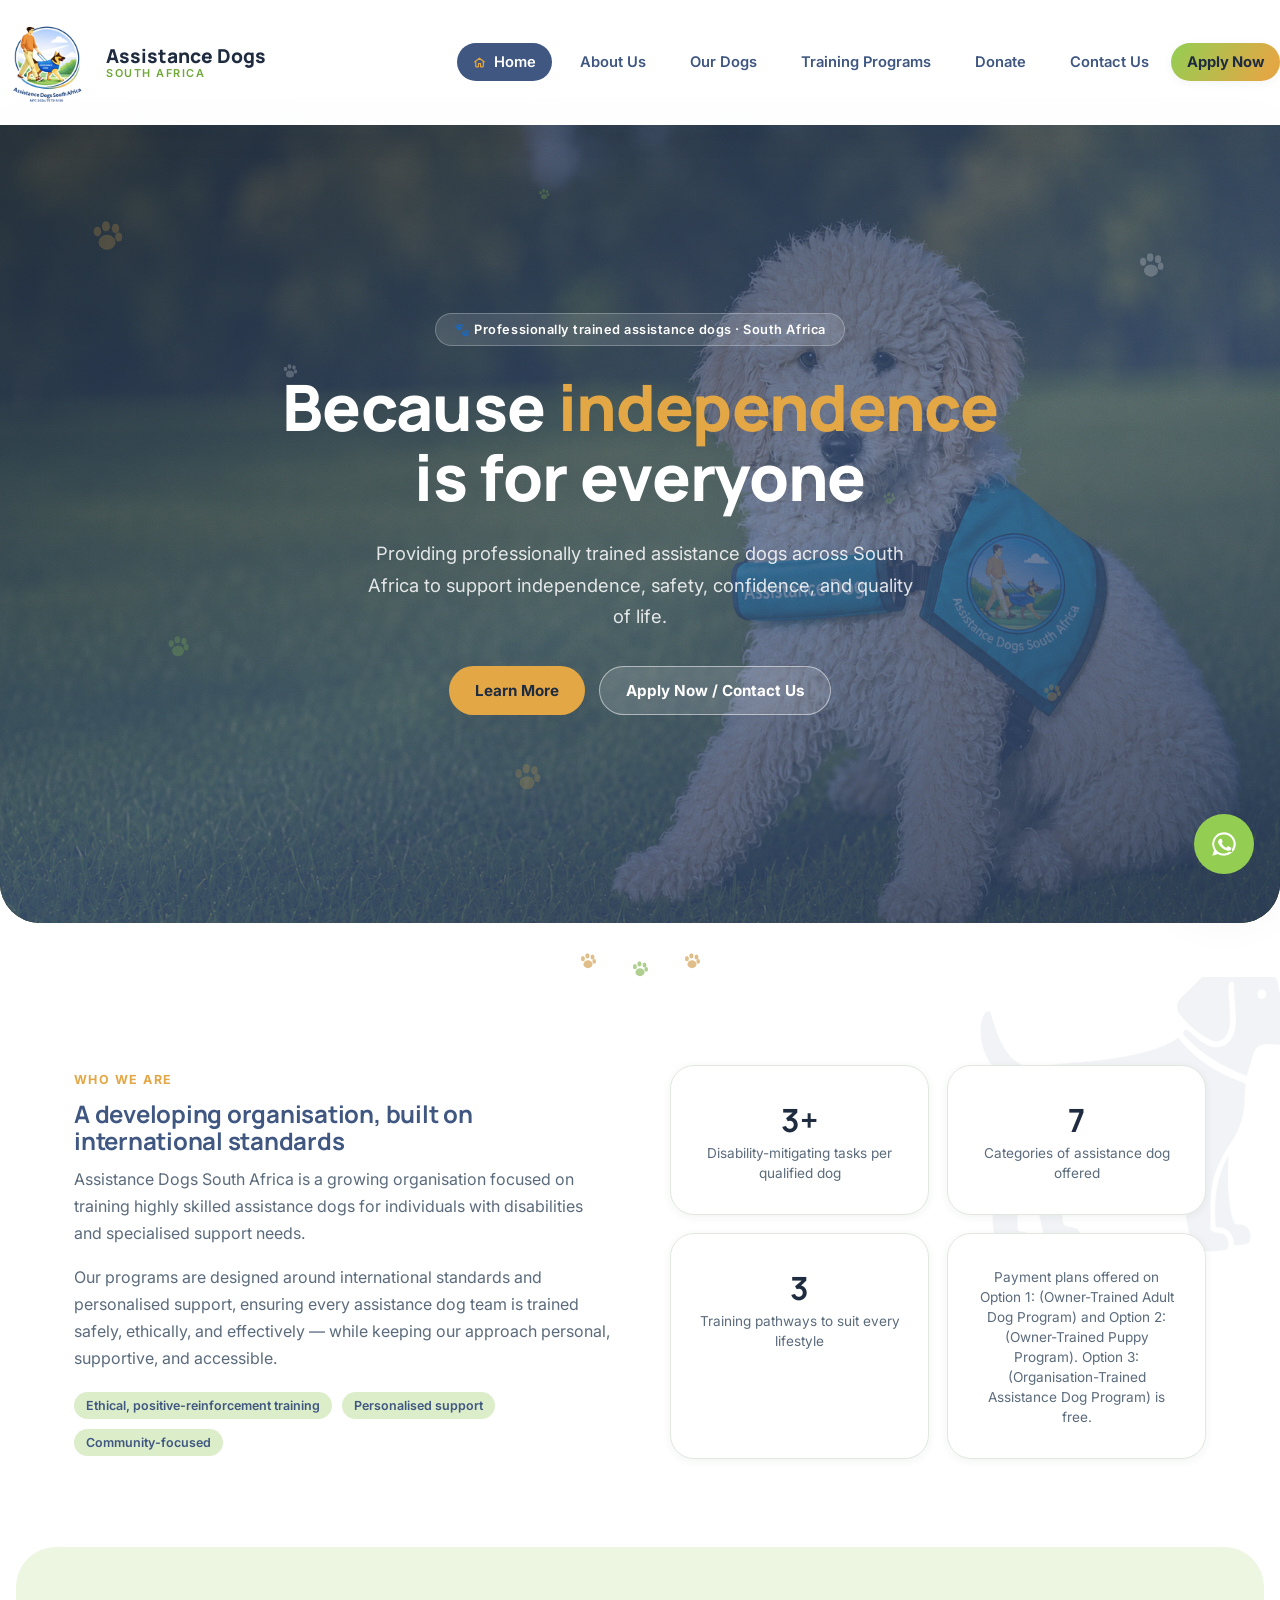
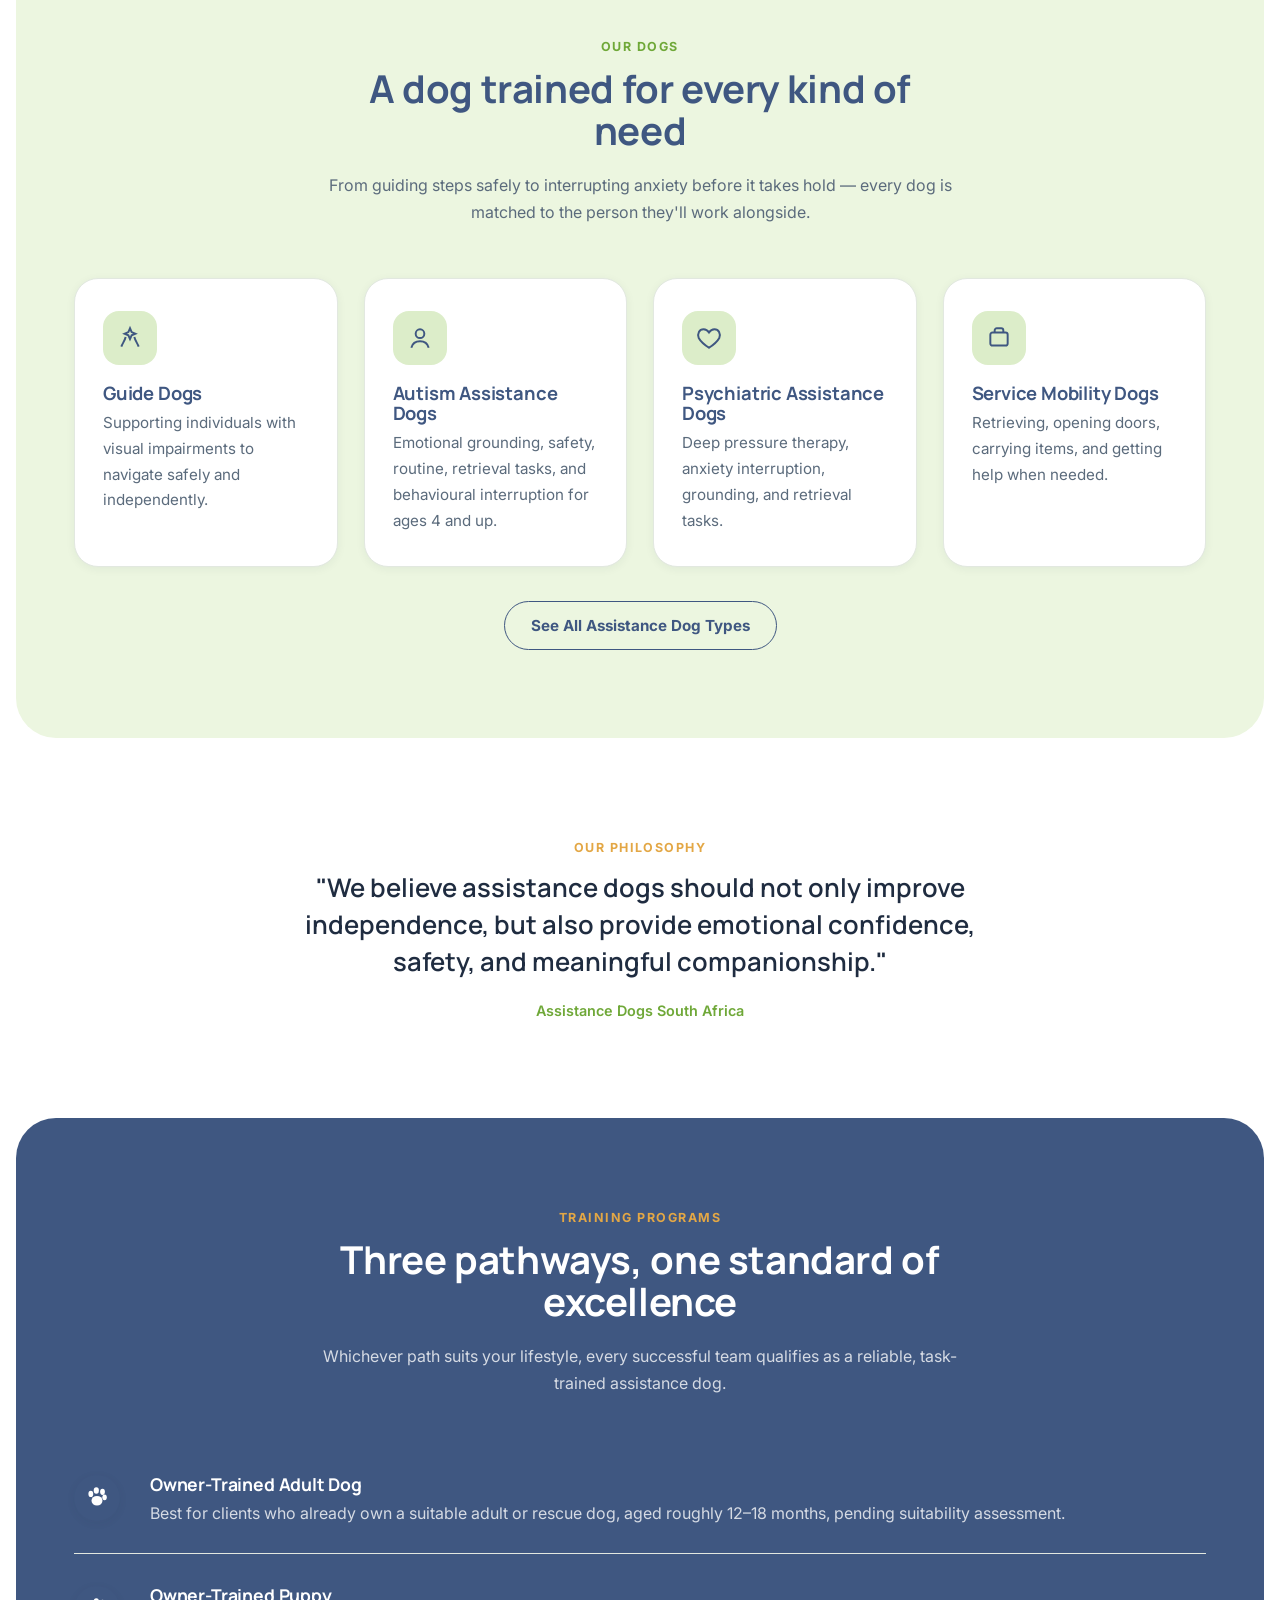
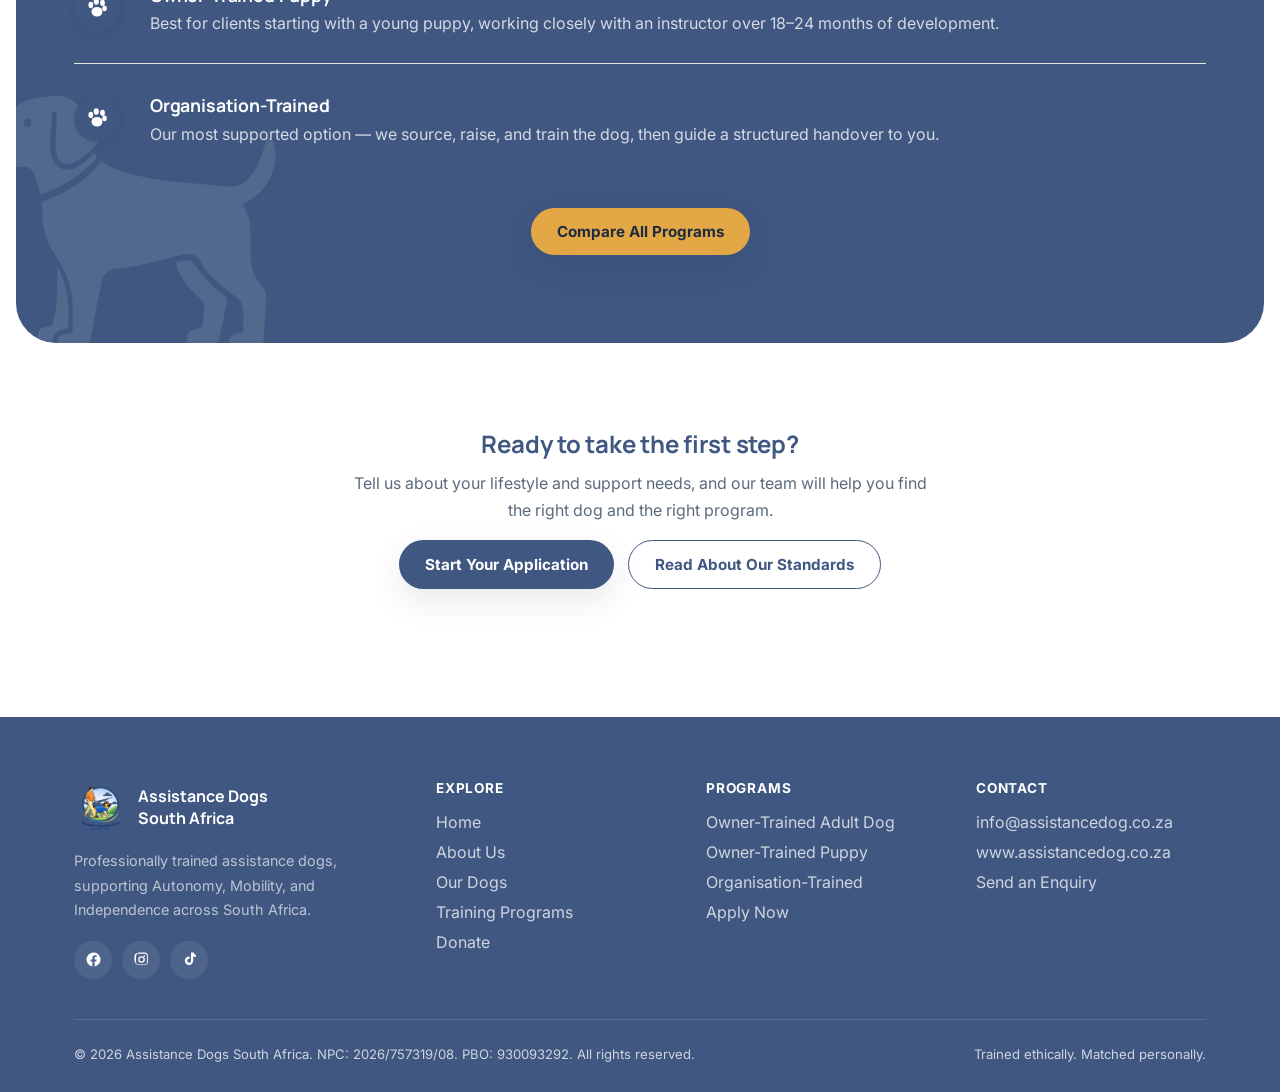
<file: index.html>
<!DOCTYPE html>
<html lang="en">
<head>
<meta charset="UTF-8">
<meta name="viewport" content="width=device-width, initial-scale=1.0">
<title>Assistance Dogs South Africa — Because Independence Is for Everyone</title>
<meta name="description" content="Assistance Dogs South Africa trains professional assistance dogs for individuals with disabilities and specialised support needs, across South Africa.">
<link rel="icon" href="assets/img/favicon.png">
<link rel="apple-touch-icon" href="assets/img/apple-touch-icon.png">
<link rel="stylesheet" href="assets/css/style.css">
</head>
<body>

<header class="site-header">
  <div class="container-wide nav-row">
    <a href="index.html" class="brand">
      <img src="assets/img/logo.png" alt="Assistance Dogs South Africa logo">
      <span>Assistance Dogs<br><small>South Africa</small></span>
    </a>
    <button class="nav-toggle" aria-label="Toggle menu"><span></span></button>
    <nav class="main-nav">
      <ul>
        <li><a href="index.html"><span class="nav-icon"><svg viewBox="0 0 24 24"><path d="M3 11l9-7 9 7"/><path d="M5 10v9a1 1 0 0 0 1 1h4v-6h4v6h4a1 1 0 0 0 1-1v-9"/></svg></span>Home</a></li>
        <li><a href="about.html"><span class="nav-icon"><svg viewBox="0 0 24 24"><path d="M12 21s-6.5-4.35-9.3-8.6C.9 9.3 2 5.7 5.4 5c2-.4 3.7.6 4.6 2.1C10.9 5.6 12.6 4.6 14.6 5c3.4.7 4.5 4.3 2.7 7.4C14.5 16.65 12 21 12 21z"/></svg></span>About Us</a></li>
        <li><a href="dogs.html"><span class="nav-icon"><svg viewBox="0 0 64 64" style="fill:var(--gold);stroke:none;"><ellipse cx="32" cy="40" rx="16" ry="14"/><ellipse cx="14" cy="20" rx="7" ry="9"/><ellipse cx="30" cy="10" rx="7.5" ry="9.5"/><ellipse cx="48" cy="14" rx="7" ry="9"/><ellipse cx="54" cy="30" rx="6.5" ry="8.5"/></svg></span>Our Dogs</a></li>
        <li><a href="programs.html"><span class="nav-icon"><svg viewBox="0 0 24 24"><path d="M12 3L2 8l10 5 10-5-10-5z"/><path d="M6 10.5V16c0 1.5 3 3 6 3s6-1.5 6-3v-5.5"/><path d="M22 8v6"/></svg></span>Training Programs</a></li>
        <li><a href="donate.html"><span class="nav-icon"><svg viewBox="0 0 24 24"><rect x="3" y="8" width="18" height="4" rx="1"/><path d="M12 8v13M5 12v8a1 1 0 0 0 1 1h12a1 1 0 0 0 1-1v-8M7.5 8a2.5 2.5 0 1 1 0-5C10 3 12 8 12 8s2-5 4.5-5a2.5 2.5 0 1 1 0 5"/></svg></span>Donate</a></li>
        <li><a href="contact.html"><span class="nav-icon"><svg viewBox="0 0 24 24"><rect x="3" y="5" width="18" height="14" rx="2"/><path d="M3 6l9 7 9-7"/></svg></span>Contact Us</a></li>
        <li><a href="contact.html" class="nav-cta">Apply Now</a></li>
      </ul>
    </nav>
  </div>
</header>

<main>

  <!-- HERO -->
  <section class="hero">
    <div class="hero-bg-photo"></div>
    <div class="floating-paws" aria-hidden="true">
      <svg class="p1 paw-gold" viewBox="0 0 64 64"><ellipse cx="32" cy="40" rx="16" ry="14"/><ellipse cx="14" cy="20" rx="7" ry="9"/><ellipse cx="30" cy="10" rx="7.5" ry="9.5"/><ellipse cx="48" cy="14" rx="7" ry="9"/><ellipse cx="54" cy="30" rx="6.5" ry="8.5"/></svg>
      <svg class="p2 paw-white" viewBox="0 0 64 64"><ellipse cx="32" cy="40" rx="16" ry="14"/><ellipse cx="14" cy="20" rx="7" ry="9"/><ellipse cx="30" cy="10" rx="7.5" ry="9.5"/><ellipse cx="48" cy="14" rx="7" ry="9"/><ellipse cx="54" cy="30" rx="6.5" ry="8.5"/></svg>
      <svg class="p3 paw-leaf" viewBox="0 0 64 64"><ellipse cx="32" cy="40" rx="16" ry="14"/><ellipse cx="14" cy="20" rx="7" ry="9"/><ellipse cx="30" cy="10" rx="7.5" ry="9.5"/><ellipse cx="48" cy="14" rx="7" ry="9"/><ellipse cx="54" cy="30" rx="6.5" ry="8.5"/></svg>
      <svg class="p4 paw-white" viewBox="0 0 64 64"><ellipse cx="32" cy="40" rx="16" ry="14"/><ellipse cx="14" cy="20" rx="7" ry="9"/><ellipse cx="30" cy="10" rx="7.5" ry="9.5"/><ellipse cx="48" cy="14" rx="7" ry="9"/><ellipse cx="54" cy="30" rx="6.5" ry="8.5"/></svg>
      <svg class="p5 paw-gold" viewBox="0 0 64 64"><ellipse cx="32" cy="40" rx="16" ry="14"/><ellipse cx="14" cy="20" rx="7" ry="9"/><ellipse cx="30" cy="10" rx="7.5" ry="9.5"/><ellipse cx="48" cy="14" rx="7" ry="9"/><ellipse cx="54" cy="30" rx="6.5" ry="8.5"/></svg>
      <svg class="p6 paw-leaf" viewBox="0 0 64 64"><ellipse cx="32" cy="40" rx="16" ry="14"/><ellipse cx="14" cy="20" rx="7" ry="9"/><ellipse cx="30" cy="10" rx="7.5" ry="9.5"/><ellipse cx="48" cy="14" rx="7" ry="9"/><ellipse cx="54" cy="30" rx="6.5" ry="8.5"/></svg>
      <svg class="p7 paw-leaf" viewBox="0 0 64 64"><ellipse cx="32" cy="40" rx="16" ry="14"/><ellipse cx="14" cy="20" rx="7" ry="9"/><ellipse cx="30" cy="10" rx="7.5" ry="9.5"/><ellipse cx="48" cy="14" rx="7" ry="9"/><ellipse cx="54" cy="30" rx="6.5" ry="8.5"/></svg>
      <svg class="p8 paw-gold" viewBox="0 0 64 64"><ellipse cx="32" cy="40" rx="16" ry="14"/><ellipse cx="14" cy="20" rx="7" ry="9"/><ellipse cx="30" cy="10" rx="7.5" ry="9.5"/><ellipse cx="48" cy="14" rx="7" ry="9"/><ellipse cx="54" cy="30" rx="6.5" ry="8.5"/></svg>
    </div>
    <div class="hero-inner">
      <span class="eyebrow">🐾 Professionally trained assistance dogs · South Africa</span>
      <h1>Because <em>independence</em> is for everyone</h1>
      <p class="lead">Providing professionally trained assistance dogs across South Africa to support independence, safety, confidence, and quality of life.</p>
      <div class="hero-actions">
        <a href="about.html" class="btn btn-gold">Learn More</a>
        <a href="contact.html" class="btn btn-ghost-white">Apply Now / Contact Us</a>
      </div>
    </div>
  </section>

  <div class="paw-divider" aria-hidden="true">
    <svg viewBox="0 0 64 64"><ellipse cx="32" cy="40" rx="16" ry="14"/><ellipse cx="14" cy="20" rx="7" ry="9"/><ellipse cx="30" cy="10" rx="7.5" ry="9.5"/><ellipse cx="48" cy="14" rx="7" ry="9"/><ellipse cx="54" cy="30" rx="6.5" ry="8.5"/></svg>
    <svg viewBox="0 0 64 64"><ellipse cx="32" cy="40" rx="16" ry="14"/><ellipse cx="14" cy="20" rx="7" ry="9"/><ellipse cx="30" cy="10" rx="7.5" ry="9.5"/><ellipse cx="48" cy="14" rx="7" ry="9"/><ellipse cx="54" cy="30" rx="6.5" ry="8.5"/></svg>
    <svg viewBox="0 0 64 64"><ellipse cx="32" cy="40" rx="16" ry="14"/><ellipse cx="14" cy="20" rx="7" ry="9"/><ellipse cx="30" cy="10" rx="7.5" ry="9.5"/><ellipse cx="48" cy="14" rx="7" ry="9"/><ellipse cx="54" cy="30" rx="6.5" ry="8.5"/></svg>
  </div>

  <!-- QUICK INTRO -->
  <section style="position:relative; overflow:hidden;">
    <div class="dog-silhouette" style="width:340px; height:340px; top:-40px; right:-40px;">
      <img src="assets/img/dog-silhouette-navy.png" alt="" aria-hidden="true">
    </div>
    <div class="container two-col reveal" style="position:relative; z-index:1;">
      <div>
        <span class="crumb">Who we are</span>
        <h2>A developing organisation, built on international standards</h2>
        <p>Assistance Dogs South Africa is a growing organisation focused on training highly skilled assistance dogs for individuals with disabilities and specialised support needs.</p>
        <p>Our programs are designed around international standards and personalised support, ensuring every assistance dog team is trained safely, ethically, and effectively — while keeping our approach personal, supportive, and accessible.</p>
        <div class="chip-row">
          <span class="tag">Ethical, positive-reinforcement training</span>
          <span class="tag">Personalised support</span>
          <span class="tag">Community-focused</span>
        </div>
      </div>
      <div class="grid grid-2" style="gap:18px;">
        <div class="mini-stat card">
          <strong>3+</strong>
          <span>Disability-mitigating tasks per qualified dog</span>
        </div>
        <div class="mini-stat card">
          <strong>7</strong>
          <span>Categories of assistance dog offered</span>
        </div>
        <div class="mini-stat card">
          <strong>3</strong>
          <span>Training pathways to suit every lifestyle</span>
        </div>
        <div class="mini-stat card">
          <span>Payment plans offered on Option 1: (Owner-Trained Adult Dog Program) and Option 2: (Owner-Trained Puppy Program).</span>
          <span>Option 3: (Organisation-Trained Assistance Dog Program) is free.</span>
        </div>
      </div>
    </div>
  </section>

  <!-- OUR DOGS TEASER -->
  <section class="section-mist">
    <div class="container">
      <div class="section-head reveal">
        <span class="crumb">Our Dogs</span>
        <h2>A dog trained for every kind of need</h2>
        <p>From guiding steps safely to interrupting anxiety before it takes hold — every dog is matched to the person they'll work alongside.</p>
      </div>
      <div class="grid grid-4">
        <div class="card reveal">
          <div class="icon-badge">
            <svg viewBox="0 0 24 24" fill="none" stroke="#3f5781" stroke-width="1.8"><path d="M12 3l1.5 3.5L17 8l-3.5 1.5L12 13l-1.5-3.5L7 8l3.5-1.5L12 3z"/><path d="M4 20c1-3 3-5 4-9M20 20c-1-3-3-5-4-9"/></svg>
          </div>
          <h3>Guide Dogs</h3>
          <p>Supporting individuals with visual impairments to navigate safely and independently.</p>
        </div>
        <div class="card reveal">
          <div class="icon-badge">
            <svg viewBox="0 0 24 24" fill="none" stroke="#3f5781" stroke-width="1.8"><circle cx="12" cy="8" r="4"/><path d="M4 21c1-4 4-6 8-6s7 2 8 6"/></svg>
          </div>
          <h3>Autism Assistance Dogs</h3>
          <p>Emotional grounding, safety, routine, retrieval tasks, and behavioural interruption for ages 4 and up.</p>
        </div>
        <div class="card reveal">
          <div class="icon-badge">
            <svg viewBox="0 0 24 24" fill="none" stroke="#3f5781" stroke-width="1.8"><path d="M12 21s-7-4.5-9.5-9C1 8 3 4 7 4c2 0 4 1.5 5 3 1-1.5 3-3 5-3 4 0 6 4 4.5 8-2.5 4.5-9.5 9-9.5 9z"/></svg>
          </div>
          <h3>Psychiatric Assistance Dogs</h3>
          <p>Deep pressure therapy, anxiety interruption, grounding, and retrieval tasks.</p>
        </div>
        <div class="card reveal">
          <div class="icon-badge">
            <svg viewBox="0 0 24 24" fill="none" stroke="#3f5781" stroke-width="1.8"><rect x="4" y="7" width="16" height="12" rx="2"/><path d="M8 7V5a2 2 0 0 1 2-2h4a2 2 0 0 1 2 2v2"/></svg>
          </div>
          <h3>Service Mobility Dogs</h3>
          <p>Retrieving, opening doors, carrying items, and getting help when needed.</p>
        </div>
      </div>
      <div class="text-center" style="margin-top:34px;">
        <a href="dogs.html" class="btn btn-outline">See All Assistance Dog Types</a>
      </div>
    </div>
  </section>

  <!-- PHILOSOPHY -->
  <section>
    <div class="container quote-block reveal">
      <span class="crumb">Our Philosophy</span>
      <blockquote>"We believe assistance dogs should not only improve independence, but also provide emotional confidence, safety, and meaningful companionship."</blockquote>
      <cite>Assistance Dogs South Africa</cite>
    </div>
  </section>

  <!-- PROGRAMS TEASER -->
  <section class="section-navy" style="position:relative; overflow:hidden;">
    <div class="dog-silhouette" style="width:300px; height:300px; bottom:-30px; left:-40px; transform: scaleX(-1);">
      <img src="assets/img/dog-silhouette.png" alt="" aria-hidden="true">
    </div>
    <div class="container" style="position:relative; z-index:1;">
      <div class="section-head reveal">
        <span class="crumb">Training Programs</span>
        <h2>Three pathways, one standard of excellence</h2>
        <p>Whichever path suits your lifestyle, every successful team qualifies as a reliable, task-trained assistance dog.</p>
      </div>
      <div class="paw-steps reveal">
        <div class="paw-step">
          <div class="paw-icon"><svg viewBox="0 0 64 64"><ellipse cx="32" cy="40" rx="16" ry="14"/><ellipse cx="14" cy="20" rx="7" ry="9"/><ellipse cx="30" cy="10" rx="7.5" ry="9.5"/><ellipse cx="48" cy="14" rx="7" ry="9"/><ellipse cx="54" cy="30" rx="6.5" ry="8.5"/></svg></div>
          <div>
            <h3 style="color:#fff;">Owner-Trained Adult Dog</h3>
            <p>Best for clients who already own a suitable adult or rescue dog, aged roughly 12–18 months, pending suitability assessment.</p>
          </div>
        </div>
        <div class="paw-step">
          <div class="paw-icon"><svg viewBox="0 0 64 64"><ellipse cx="32" cy="40" rx="16" ry="14"/><ellipse cx="14" cy="20" rx="7" ry="9"/><ellipse cx="30" cy="10" rx="7.5" ry="9.5"/><ellipse cx="48" cy="14" rx="7" ry="9"/><ellipse cx="54" cy="30" rx="6.5" ry="8.5"/></svg></div>
          <div>
            <h3 style="color:#fff;">Owner-Trained Puppy</h3>
            <p>Best for clients starting with a young puppy, working closely with an instructor over 18–24 months of development.</p>
          </div>
        </div>
        <div class="paw-step">
          <div class="paw-icon"><svg viewBox="0 0 64 64"><ellipse cx="32" cy="40" rx="16" ry="14"/><ellipse cx="14" cy="20" rx="7" ry="9"/><ellipse cx="30" cy="10" rx="7.5" ry="9.5"/><ellipse cx="48" cy="14" rx="7" ry="9"/><ellipse cx="54" cy="30" rx="6.5" ry="8.5"/></svg></div>
          <div>
            <h3 style="color:#fff;">Organisation-Trained</h3>
            <p>Our most supported option — we source, raise, and train the dog, then guide a structured handover to you.</p>
          </div>
        </div>
      </div>
      <div class="text-center" style="margin-top:34px;">
        <a href="programs.html" class="btn btn-gold">Compare All Programs</a>
      </div>
    </div>
  </section>

  <!-- FINAL CTA -->
  <section>
    <div class="container text-center reveal" style="max-width:640px;">
      <h2>Ready to take the first step?</h2>
      <p>Tell us about your lifestyle and support needs, and our team will help you find the right dog and the right program.</p>
      <div class="hero-actions">
        <a href="contact.html" class="btn btn-primary">Start Your Application</a>
        <a href="about.html" class="btn btn-outline">Read About Our Standards</a>
      </div>
    </div>
  </section>

</main>

<footer>
  <div class="container">
    <div class="footer-grid">
      <div>
        <div class="footer-brand">
          <img src="assets/img/logo.png" alt="Assistance Dogs South Africa logo">
          <strong>Assistance Dogs<br>South Africa</strong>
        </div>
        <p style="color:rgba(255,255,255,.65); font-size:.9rem;">Professionally trained assistance dogs, supporting Autonomy, Mobility, and Independence across South Africa.</p>
        <div class="social-row">
          <a href="https://www.facebook.com/share/1JvxGa5LvE/?mibextid=wwXIfr" target="_blank" rel="noopener" aria-label="Facebook"><svg viewBox="0 0 24 24"><path d="M22 12a10 10 0 1 0-11.6 9.9v-7H7.9V12h2.5V9.8c0-2.5 1.5-3.9 3.8-3.9 1.1 0 2.2.2 2.2.2v2.4h-1.3c-1.2 0-1.6.8-1.6 1.6V12h2.8l-.4 2.9h-2.4v7A10 10 0 0 0 22 12z"/></svg></a>
          <a href="https://www.instagram.com/assistancedogssa?igsh=OHd2aG9zMnZqdXJm&utm_source=qr" target="_blank" rel="noopener" aria-label="Instagram"><svg viewBox="0 0 24 24"><path d="M12 2c2.7 0 3 0 4.1.1 1.1 0 1.8.2 2.2.4.5.2.9.5 1.3.9.4.4.7.8.9 1.3.2.4.4 1.1.4 2.2.1 1.1.1 1.4.1 4.1s0 3-.1 4.1c0 1.1-.2 1.8-.4 2.2-.2.5-.5.9-.9 1.3-.4.4-.8.7-1.3.9-.4.2-1.1.4-2.2.4-1.1.1-1.4.1-4.1.1s-3 0-4.1-.1c-1.1 0-1.8-.2-2.2-.4-.5-.2-.9-.5-1.3-.9-.4-.4-.7-.8-.9-1.3-.2-.4-.4-1.1-.4-2.2C2 15 2 14.7 2 12s0-3 .1-4.1c0-1.1.2-1.8.4-2.2.2-.5.5-.9.9-1.3.4-.4.8-.7 1.3-.9.4-.2 1.1-.4 2.2-.4C8 2 8.3 2 11 2zm0 1.8c-2.6 0-2.9 0-4 .1-.9 0-1.4.2-1.7.3-.4.2-.7.3-1 .6-.3.3-.5.6-.6 1-.1.3-.3.8-.3 1.7-.1 1.1-.1 1.4-.1 4s0 2.9.1 4c0 .9.2 1.4.3 1.7.2.4.3.7.6 1 .3.3.6.5 1 .6.3.1.8.3 1.7.3 1.1.1 1.4.1 4 .1s2.9 0 4-.1c.9 0 1.4-.2 1.7-.3.4-.2.7-.3 1-.6.3-.3.5-.6.6-1 .1-.3.3-.8.3-1.7.1-1.1.1-1.4.1-4s0-2.9-.1-4c0-.9-.2-1.4-.3-1.7-.2-.4-.3-.7-.6-1-.3-.3-.6-.5-1-.6-.3-.1-.8-.3-1.7-.3-1.1-.1-1.4-.1-4-.1zm0 3.5a4.7 4.7 0 1 1 0 9.4 4.7 4.7 0 0 1 0-9.4zm0 1.8a2.9 2.9 0 1 0 0 5.8 2.9 2.9 0 0 0 0-5.8zm5-2a1.1 1.1 0 1 1-2.2 0 1.1 1.1 0 0 1 2.2 0z"/></svg></a>
          <a href="https://www.tiktok.com/@assistancedogssa?_r=1&_t=ZS-981iA4TFJkv" target="_blank" rel="noopener" aria-label="TikTok"><svg viewBox="0 0 24 24"><path d="M15 2h3.1c.2 1.6 1.2 3 2.9 3.5v3.1c-1.4 0-2.7-.4-3.8-1.2v6.4a5.9 5.9 0 1 1-5.9-5.9c.3 0 .6 0 .9.1v3.2a2.7 2.7 0 1 0 1.9 2.6V2z"/></svg></a>
        </div>
      </div>
      <div>
        <h4>Explore</h4>
        <ul>
          <li><a href="index.html">Home</a></li>
          <li><a href="about.html">About Us</a></li>
          <li><a href="dogs.html">Our Dogs</a></li>
          <li><a href="programs.html">Training Programs</a></li>
          <li><a href="donate.html">Donate</a></li>
        </ul>
      </div>
      <div>
        <h4>Programs</h4>
        <ul>
          <li><a href="programs.html">Owner-Trained Adult Dog</a></li>
          <li><a href="programs.html">Owner-Trained Puppy</a></li>
          <li><a href="programs.html">Organisation-Trained</a></li>
          <li><a href="contact.html">Apply Now</a></li>
        </ul>
      </div>
      <div>
        <h4>Contact</h4>
        <ul>
          <li><a href="mailto:info@assistancedog.co.za">info@assistancedog.co.za</a></li>
          <li><a href="https://www.assistancedog.co.za">www.assistancedog.co.za</a></li>
          <li><a href="contact.html">Send an Enquiry</a></li>
        </ul>
      </div>
    </div>
    <div class="footer-bottom">
     <span>© 2026 Assistance Dogs South Africa. NPC: 2026/757319/08. PBO: 930093292. All rights reserved.</span>
      <span>Trained ethically. Matched personally.</span>
    </div>
  </div>
</footer>

<a class="whatsapp-fab" href="https://wa.me/27687912213" target="_blank" rel="noopener" aria-label="Chat on WhatsApp">
  <svg viewBox="0 0 24 24"><path d="M12 2a10 10 0 0 0-8.5 15.3L2 22l4.8-1.5A10 10 0 1 0 12 2zm0 1.8a8.2 8.2 0 0 1 7 12.4l-.3.5.7 2.6-2.7-.7-.5.3A8.2 8.2 0 1 1 12 3.8zm-3.4 4c-.2 0-.5 0-.7.3-.2.3-.9.9-.9 2.1s1 2.4 1.1 2.6c.1.1 2 3 4.8 4.2 2.4 1 2.8.9 3.3.8.5-.1 1.7-.7 1.9-1.3.2-.6.2-1.2.2-1.3-.1-.1-.3-.2-.5-.3l-2-1c-.3-.1-.5-.1-.7.1l-.7 1c-.1.1-.3.2-.5.1-.6-.3-1.6-.9-2.4-1.7-.7-.7-1.2-1.5-1.4-1.9-.1-.2 0-.4.1-.5l.5-.6c.1-.2.2-.4.1-.6l-.9-2c-.1-.3-.4-.3-.6-.3z"/></svg>
</a>

<script src="assets/js/main.js"></script>
</body>
</html>
</file>
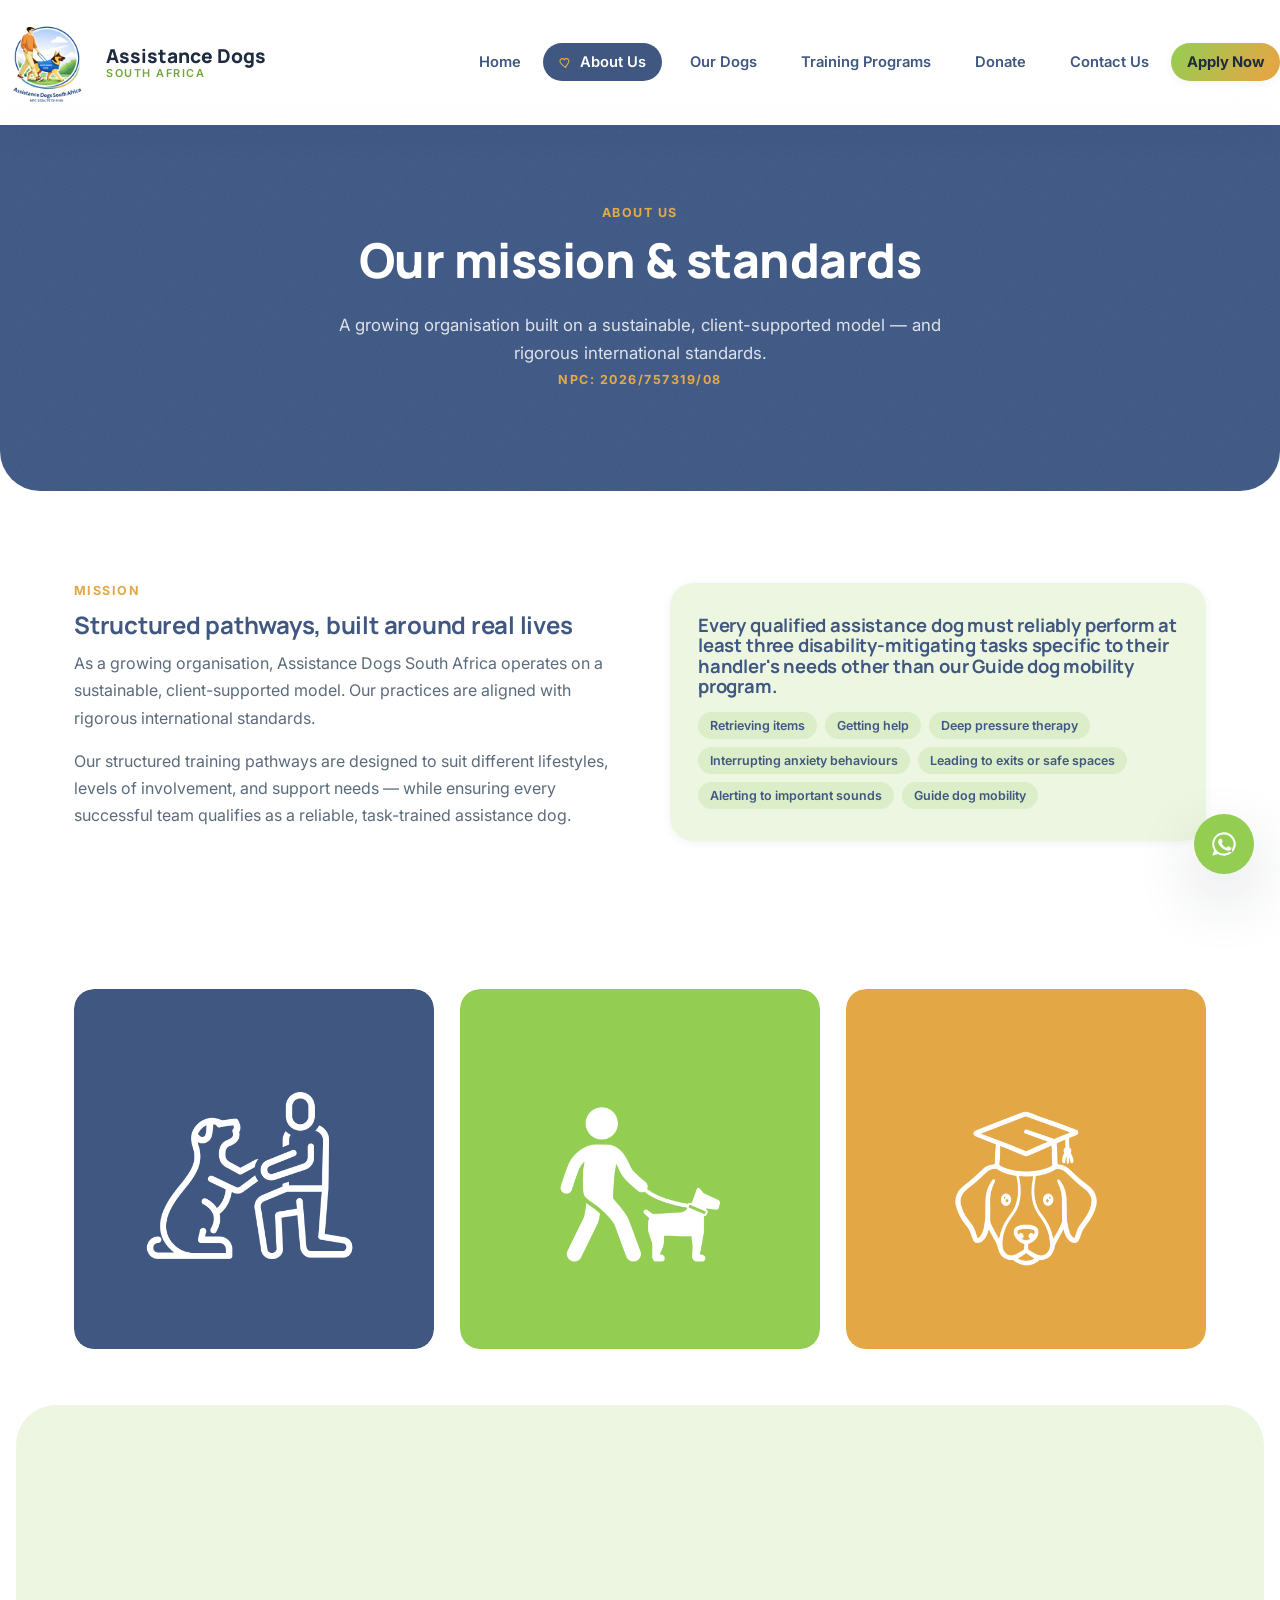
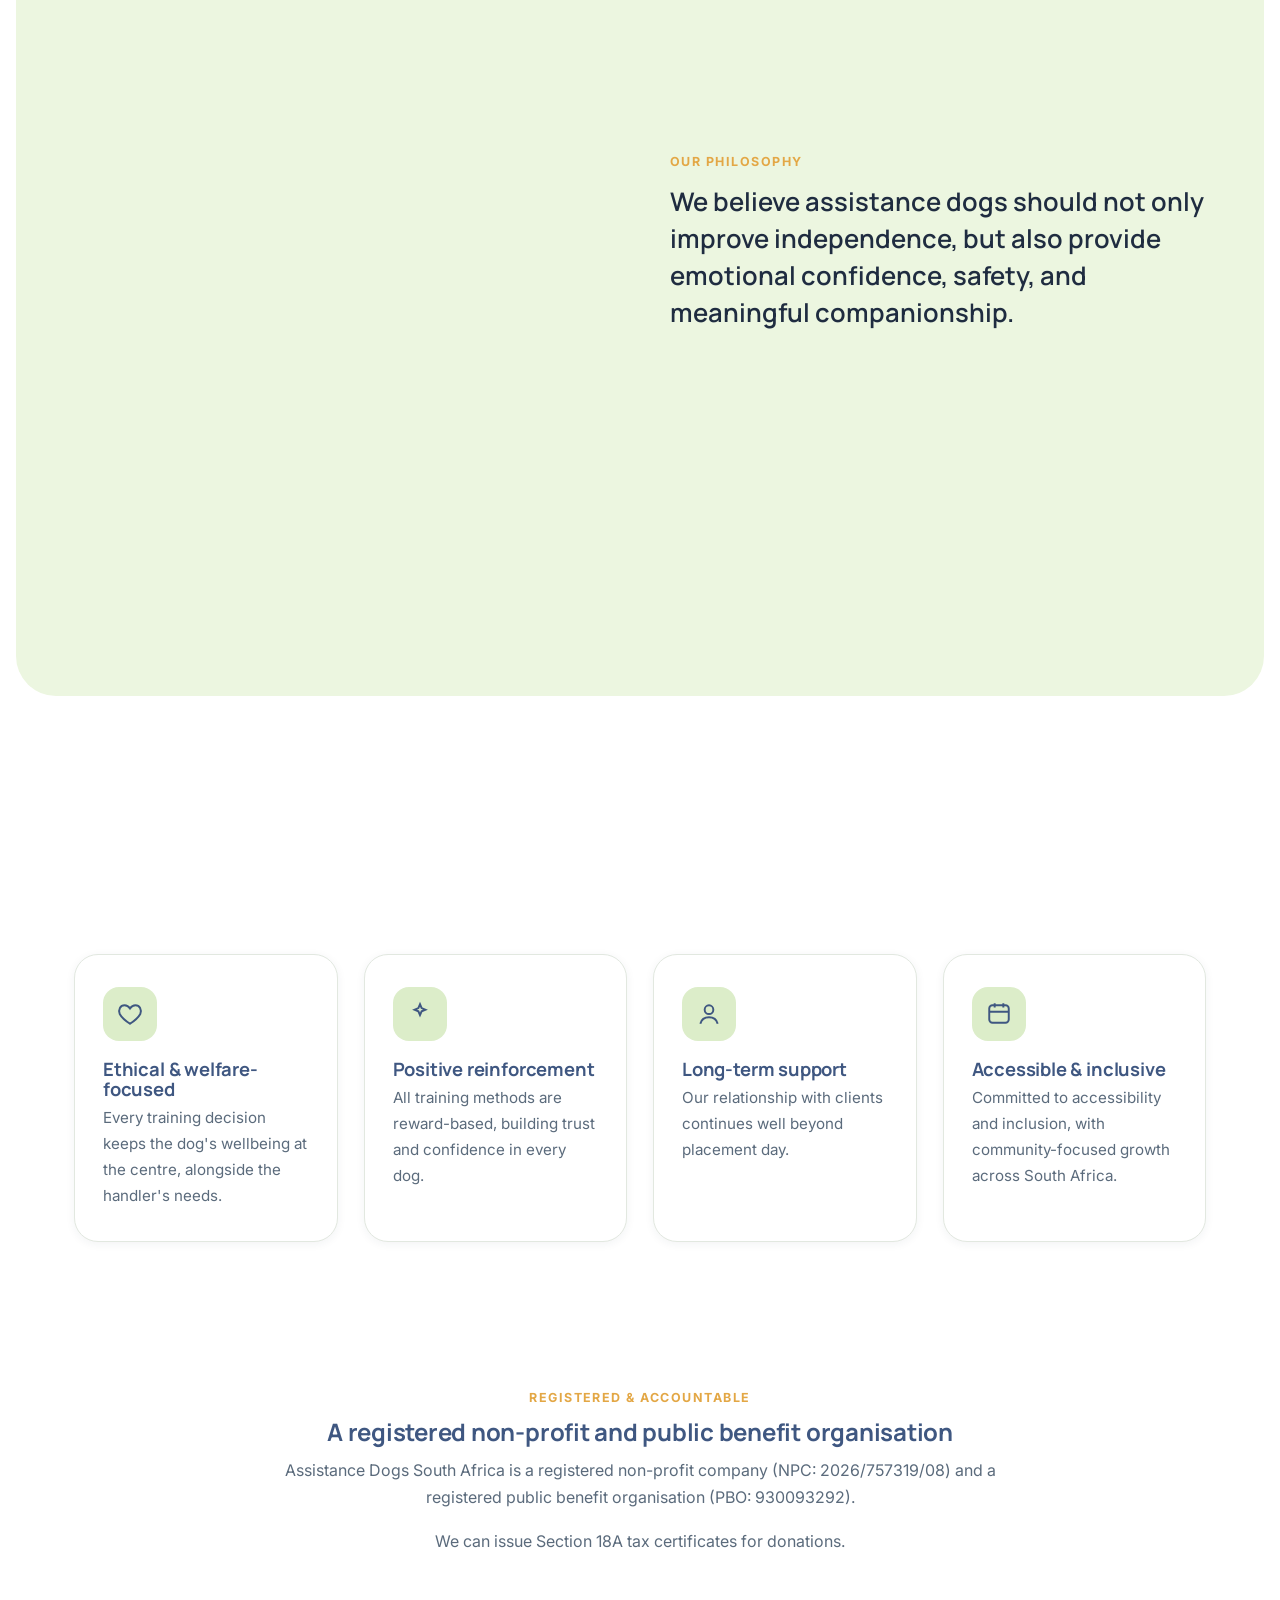
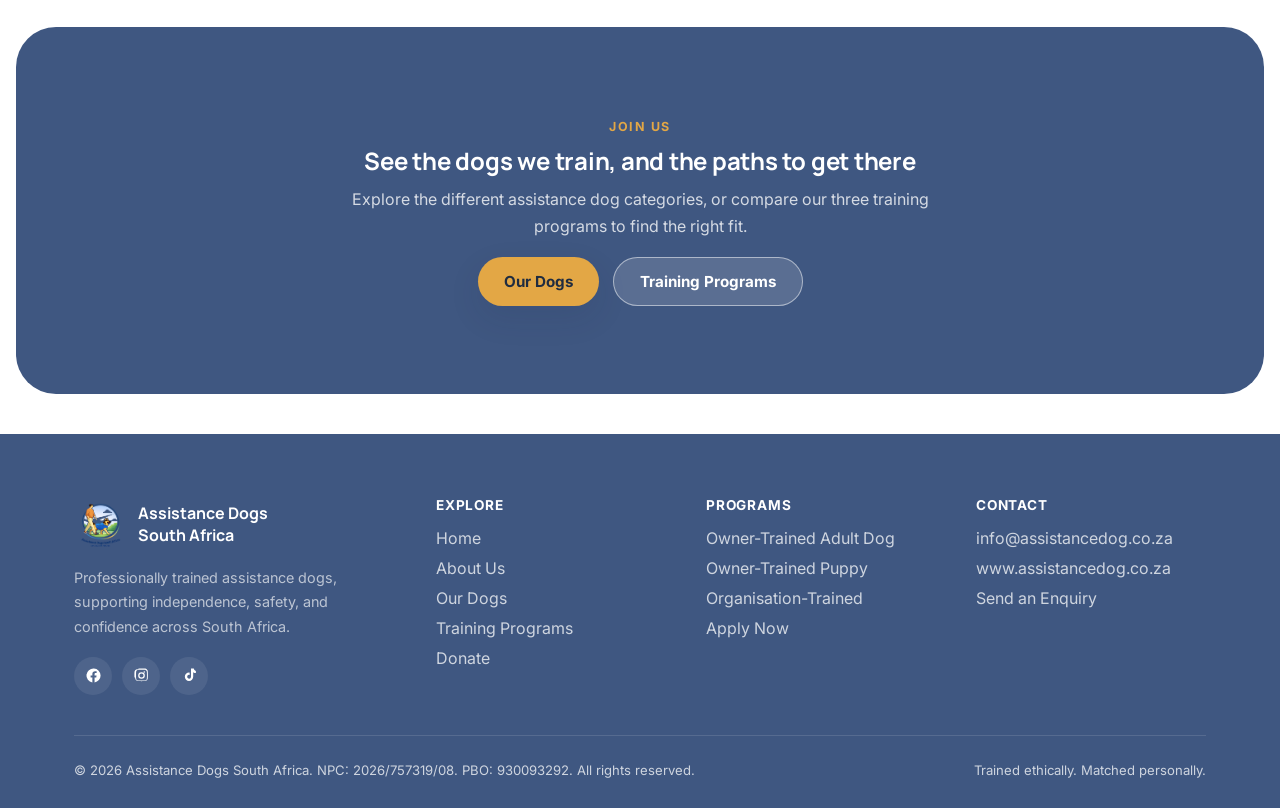
<file: about.html>
<!DOCTYPE html>
<html lang="en">
<head>
<meta charset="UTF-8">
<meta name="viewport" content="width=device-width, initial-scale=1.0">
<title>About Us — Assistance Dogs South Africa</title>
<meta name="description" content="Learn about Assistance Dogs South Africa's mission, international training standards, and ethical, positive-reinforcement approach.">
<link rel="icon" href="assets/img/favicon.png">
<link rel="apple-touch-icon" href="assets/img/apple-touch-icon.png">
<link rel="stylesheet" href="assets/css/style.css">
</head>
<body>

<header class="site-header">
  <div class="container-wide nav-row">
    <a href="index.html" class="brand">
      <img src="assets/img/logo.png" alt="Assistance Dogs South Africa logo">
      <span>Assistance Dogs<br><small>South Africa</small></span>
    </a>
    <button class="nav-toggle" aria-label="Toggle menu"><span></span></button>
    <nav class="main-nav">
      <ul>
        <li><a href="index.html"><span class="nav-icon"><svg viewBox="0 0 24 24"><path d="M3 11l9-7 9 7"/><path d="M5 10v9a1 1 0 0 0 1 1h4v-6h4v6h4a1 1 0 0 0 1-1v-9"/></svg></span>Home</a></li>
        <li><a href="about.html"><span class="nav-icon"><svg viewBox="0 0 24 24"><path d="M12 21s-6.5-4.35-9.3-8.6C.9 9.3 2 5.7 5.4 5c2-.4 3.7.6 4.6 2.1C10.9 5.6 12.6 4.6 14.6 5c3.4.7 4.5 4.3 2.7 7.4C14.5 16.65 12 21 12 21z"/></svg></span>About Us</a></li>
        <li><a href="dogs.html"><span class="nav-icon"><svg viewBox="0 0 64 64" style="fill:var(--gold);stroke:none;"><ellipse cx="32" cy="40" rx="16" ry="14"/><ellipse cx="14" cy="20" rx="7" ry="9"/><ellipse cx="30" cy="10" rx="7.5" ry="9.5"/><ellipse cx="48" cy="14" rx="7" ry="9"/><ellipse cx="54" cy="30" rx="6.5" ry="8.5"/></svg></span>Our Dogs</a></li>
        <li><a href="programs.html"><span class="nav-icon"><svg viewBox="0 0 24 24"><path d="M12 3L2 8l10 5 10-5-10-5z"/><path d="M6 10.5V16c0 1.5 3 3 6 3s6-1.5 6-3v-5.5"/><path d="M22 8v6"/></svg></span>Training Programs</a></li>
        <li><a href="donate.html"><span class="nav-icon"><svg viewBox="0 0 24 24"><rect x="3" y="8" width="18" height="4" rx="1"/><path d="M12 8v13M5 12v8a1 1 0 0 0 1 1h12a1 1 0 0 0 1-1v-8M7.5 8a2.5 2.5 0 1 1 0-5C10 3 12 8 12 8s2-5 4.5-5a2.5 2.5 0 1 1 0 5"/></svg></span>Donate</a></li>
        <li><a href="contact.html"><span class="nav-icon"><svg viewBox="0 0 24 24"><rect x="3" y="5" width="18" height="14" rx="2"/><path d="M3 6l9 7 9-7"/></svg></span>Contact Us</a></li>
        <li><a href="contact.html" class="nav-cta">Apply Now</a></li>
      </ul>
    </nav>
  </div>
</header>

<main>

  <section class="page-hero">
    <div class="container-wide">
      <span class="crumb">About Us</span>
      <h1>Our mission &amp; standards</h1>
      <p>A growing organisation built on a sustainable, client-supported model — and rigorous international standards.</p>
      <span class="crumb">NPC: 2026/757319/08</span>
    </div>
  </section>

  <section>
    <div class="container two-col reveal">
      <div>
        <span class="crumb">Mission</span>
        <h2>Structured pathways, built around real lives</h2>
        <p>As a growing organisation, Assistance Dogs South Africa operates on a sustainable, client-supported model. Our practices are aligned with rigorous international standards.</p>
        <p>Our structured training pathways are designed to suit different lifestyles, levels of involvement, and support needs — while ensuring every successful team qualifies as a reliable, task-trained assistance dog.</p>
      </div>
      <div class="card" style="background:var(--mist); border:none;">
        <h3>Every qualified assistance dog must reliably perform at least three disability-mitigating tasks specific to their handler's needs other than our Guide dog mobility program. </h3>
        <div class="tag-list">
          <span class="tag">Retrieving items</span>
          <span class="tag">Getting help</span>
          <span class="tag">Deep pressure therapy</span>
          <span class="tag">Interrupting anxiety behaviours</span>
          <span class="tag">Leading to exits or safe spaces</span>
          <span class="tag">Alerting to important sounds</span>
          <span class="tag">Guide dog mobility</span>
        </div>
      </div>
    </div>
  </section>

  <section class="section-tight">
    <div class="container">
      <div class="grid grid-3 reveal">
        <div class="ph-square">
          <img src="assets/img/about 1.png" alt="Instructor working with a dog" class="about-photo">
        </div>
        <div class="ph-square">
          <img src="assets/img/about 2.png" alt="Client and dog team together" class="about-photo">
        </div>
        <div class="ph-square">
          <img src="assets/img/about 3.png" alt="Graduation / handover day" class="about-photo">
        </div>
      </div>
    </div>
  </section>

  <section class="section-mist">
    <div class="container two-col reveal">
      <div class="img-placeholder has-photo ph-tall reveal reveal-wipe">
        <img src="assets/img/about dog.png" alt="Assistance dog sitting calmly, ready to help" loading="lazy">
      </div>
      <div>
        <span class="crumb">Our Philosophy</span>
        <blockquote style="font-family:var(--font-display); font-weight:600; font-size:clamp(1.2rem, 2.6vw, 1.6rem); color:var(--navy-deep); margin:0 0 20px; line-height:1.45;">
          We believe assistance dogs should not only improve independence, but also provide emotional confidence, safety, and meaningful companionship.
        </blockquote>
      </div>
    </div>
  </section>

  <section>
    <div class="container">
      <div class="section-head reveal">
        <span class="crumb">What guides us</span>
        <h2>The standards behind every trained team</h2>
      </div>
      <div class="grid grid-4">
        <div class="card reveal">
          <div class="icon-badge"><svg viewBox="0 0 24 24" fill="none" stroke="#3f5781" stroke-width="1.8"><path d="M12 21s-7-4.5-9.5-9C1 8 3 4 7 4c2 0 4 1.5 5 3 1-1.5 3-3 5-3 4 0 6 4 4.5 8-2.5 4.5-9.5 9-9.5 9z"/></svg></div>
          <h3>Ethical &amp; welfare-focused</h3>
          <p>Every training decision keeps the dog's wellbeing at the centre, alongside the handler's needs.</p>
        </div>
        <div class="card reveal">
          <div class="icon-badge"><svg viewBox="0 0 24 24" fill="none" stroke="#3f5781" stroke-width="1.8"><path d="M12 3l1.5 3.5L17 8l-3.5 1.5L12 13l-1.5-3.5L7 8l3.5-1.5L12 3z"/></svg></div>
          <h3>Positive reinforcement</h3>
          <p>All training methods are reward-based, building trust and confidence in every dog.</p>
        </div>
        <div class="card reveal">
          <div class="icon-badge"><svg viewBox="0 0 24 24" fill="none" stroke="#3f5781" stroke-width="1.8"><circle cx="12" cy="8" r="4"/><path d="M4 21c1-4 4-6 8-6s7 2 8 6"/></svg></div>
          <h3>Long-term support</h3>
          <p>Our relationship with clients continues well beyond placement day.</p>
        </div>
        <div class="card reveal">
          <div class="icon-badge"><svg viewBox="0 0 24 24" fill="none" stroke="#3f5781" stroke-width="1.8"><rect x="3" y="4" width="18" height="16" rx="3"/><path d="M8 2v4M16 2v4M3 10h18"/></svg></div>
          <h3>Accessible &amp; inclusive</h3>
          <p>Committed to accessibility and inclusion, with community-focused growth across South Africa.</p>
        </div>
      </div>
    </div>
  </section>

  <section class="section-tight">
  <div class="container reveal" style="max-width:760px; text-align:center;">
    <span class="crumb">Registered &amp; accountable</span>
    <h2>A registered non-profit and public benefit organisation</h2>
    <p>Assistance Dogs South Africa is a registered non-profit company (NPC: 2026/757319/08) and a registered public benefit organisation (PBO: 930093292).</p>
    <p>We can issue Section 18A tax certificates for donations.</p>
  </div>
</section>
  
  <section class="section-navy">
    <div class="container text-center reveal" style="max-width:640px; margin:0 auto;">
      <span class="crumb">Join us</span>
      <h2>See the dogs we train, and the paths to get there</h2>
      <p>Explore the different assistance dog categories, or compare our three training programs to find the right fit.</p>
      <div class="hero-actions">
        <a href="dogs.html" class="btn btn-gold">Our Dogs</a>
        <a href="programs.html" class="btn btn-ghost-white">Training Programs</a>
      </div>
    </div>
  </section>

</main>

<footer>
  <div class="container">
    <div class="footer-grid">
      <div>
        <div class="footer-brand">
          <img src="assets/img/logo.png" alt="Assistance Dogs South Africa logo">
          <strong>Assistance Dogs<br>South Africa</strong>
        </div>
        <p style="color:rgba(255,255,255,.65); font-size:.9rem;">Professionally trained assistance dogs, supporting independence, safety, and confidence across South Africa.</p>
        <div class="social-row">
          <a href="https://www.facebook.com/share/1JvxGa5LvE/?mibextid=wwXIfr" target="_blank" rel="noopener" aria-label="Facebook"><svg viewBox="0 0 24 24"><path d="M22 12a10 10 0 1 0-11.6 9.9v-7H7.9V12h2.5V9.8c0-2.5 1.5-3.9 3.8-3.9 1.1 0 2.2.2 2.2.2v2.4h-1.3c-1.2 0-1.6.8-1.6 1.6V12h2.8l-.4 2.9h-2.4v7A10 10 0 0 0 22 12z"/></svg></a>
          <a href="https://www.instagram.com/assistancedogssa?igsh=OHd2aG9zMnZqdXJm&utm_source=qr" target="_blank" rel="noopener" aria-label="Instagram"><svg viewBox="0 0 24 24"><path d="M12 2c2.7 0 3 0 4.1.1 1.1 0 1.8.2 2.2.4.5.2.9.5 1.3.9.4.4.7.8.9 1.3.2.4.4 1.1.4 2.2.1 1.1.1 1.4.1 4.1s0 3-.1 4.1c0 1.1-.2 1.8-.4 2.2-.2.5-.5.9-.9 1.3-.4.4-.8.7-1.3.9-.4.2-1.1.4-2.2.4-1.1.1-1.4.1-4.1.1s-3 0-4.1-.1c-1.1 0-1.8-.2-2.2-.4-.5-.2-.9-.5-1.3-.9-.4-.4-.7-.8-.9-1.3-.2-.4-.4-1.1-.4-2.2C2 15 2 14.7 2 12s0-3 .1-4.1c0-1.1.2-1.8.4-2.2.2-.5.5-.9.9-1.3.4-.4.8-.7 1.3-.9.4-.2 1.1-.4 2.2-.4C8 2 8.3 2 11 2zm0 1.8c-2.6 0-2.9 0-4 .1-.9 0-1.4.2-1.7.3-.4.2-.7.3-1 .6-.3.3-.5.6-.6 1-.1.3-.3.8-.3 1.7-.1 1.1-.1 1.4-.1 4s0 2.9.1 4c0 .9.2 1.4.3 1.7.2.4.3.7.6 1 .3.3.6.5 1 .6.3.1.8.3 1.7.3 1.1.1 1.4.1 4 .1s2.9 0 4-.1c.9 0 1.4-.2 1.7-.3.4-.2.7-.3 1-.6.3-.3.5-.6.6-1 .1-.3.3-.8.3-1.7.1-1.1.1-1.4.1-4s0-2.9-.1-4c0-.9-.2-1.4-.3-1.7-.2-.4-.3-.7-.6-1-.3-.3-.6-.5-1-.6-.3-.1-.8-.3-1.7-.3-1.1-.1-1.4-.1-4-.1zm0 3.5a4.7 4.7 0 1 1 0 9.4 4.7 4.7 0 0 1 0-9.4zm0 1.8a2.9 2.9 0 1 0 0 5.8 2.9 2.9 0 0 0 0-5.8zm5-2a1.1 1.1 0 1 1-2.2 0 1.1 1.1 0 0 1 2.2 0z"/></svg></a>
          <a href="https://www.tiktok.com/@assistancedogssa?_r=1&_t=ZS-981iA4TFJkv" target="_blank" rel="noopener" aria-label="TikTok"><svg viewBox="0 0 24 24"><path d="M15 2h3.1c.2 1.6 1.2 3 2.9 3.5v3.1c-1.4 0-2.7-.4-3.8-1.2v6.4a5.9 5.9 0 1 1-5.9-5.9c.3 0 .6 0 .9.1v3.2a2.7 2.7 0 1 0 1.9 2.6V2z"/></svg></a>
        </div>
      </div>
      <div>
        <h4>Explore</h4>
        <ul>
          <li><a href="index.html">Home</a></li>
          <li><a href="about.html">About Us</a></li>
          <li><a href="dogs.html">Our Dogs</a></li>
          <li><a href="programs.html">Training Programs</a></li>
          <li><a href="donate.html">Donate</a></li>
        </ul>
      </div>
      <div>
        <h4>Programs</h4>
        <ul>
          <li><a href="programs.html">Owner-Trained Adult Dog</a></li>
          <li><a href="programs.html">Owner-Trained Puppy</a></li>
          <li><a href="programs.html">Organisation-Trained</a></li>
          <li><a href="contact.html">Apply Now</a></li>
        </ul>
      </div>
      <div>
        <h4>Contact</h4>
        <ul>
          <li><a href="mailto:info@assistancedog.co.za">info@assistancedog.co.za</a></li>
          <li><a href="https://www.assistancedog.co.za">www.assistancedog.co.za</a></li>
          <li><a href="contact.html">Send an Enquiry</a></li>
        </ul>
      </div>
    </div>
    <div class="footer-bottom">
      <span>© 2026 Assistance Dogs South Africa. NPC: 2026/757319/08. PBO: 930093292. All rights reserved.</span>
      <span>Trained ethically. Matched personally.</span>
    </div>
  </div>
</footer>

<a class="whatsapp-fab" href="https://wa.me/27687912213" target="_blank" rel="noopener" aria-label="Chat on WhatsApp">
  <svg viewBox="0 0 24 24"><path d="M12 2a10 10 0 0 0-8.5 15.3L2 22l4.8-1.5A10 10 0 1 0 12 2zm0 1.8a8.2 8.2 0 0 1 7 12.4l-.3.5.7 2.6-2.7-.7-.5.3A8.2 8.2 0 1 1 12 3.8zm-3.4 4c-.2 0-.5 0-.7.3-.2.3-.9.9-.9 2.1s1 2.4 1.1 2.6c.1.1 2 3 4.8 4.2 2.4 1 2.8.9 3.3.8.5-.1 1.7-.7 1.9-1.3.2-.6.2-1.2.2-1.3-.1-.1-.3-.2-.5-.3l-2-1c-.3-.1-.5-.1-.7.1l-.7 1c-.1.1-.3.2-.5.1-.6-.3-1.6-.9-2.4-1.7-.7-.7-1.2-1.5-1.4-1.9-.1-.2 0-.4.1-.5l.5-.6c.1-.2.2-.4.1-.6l-.9-2c-.1-.3-.4-.3-.6-.3z"/></svg>
</a>

<script src="assets/js/main.js"></script>
</body>
</html>
</file>
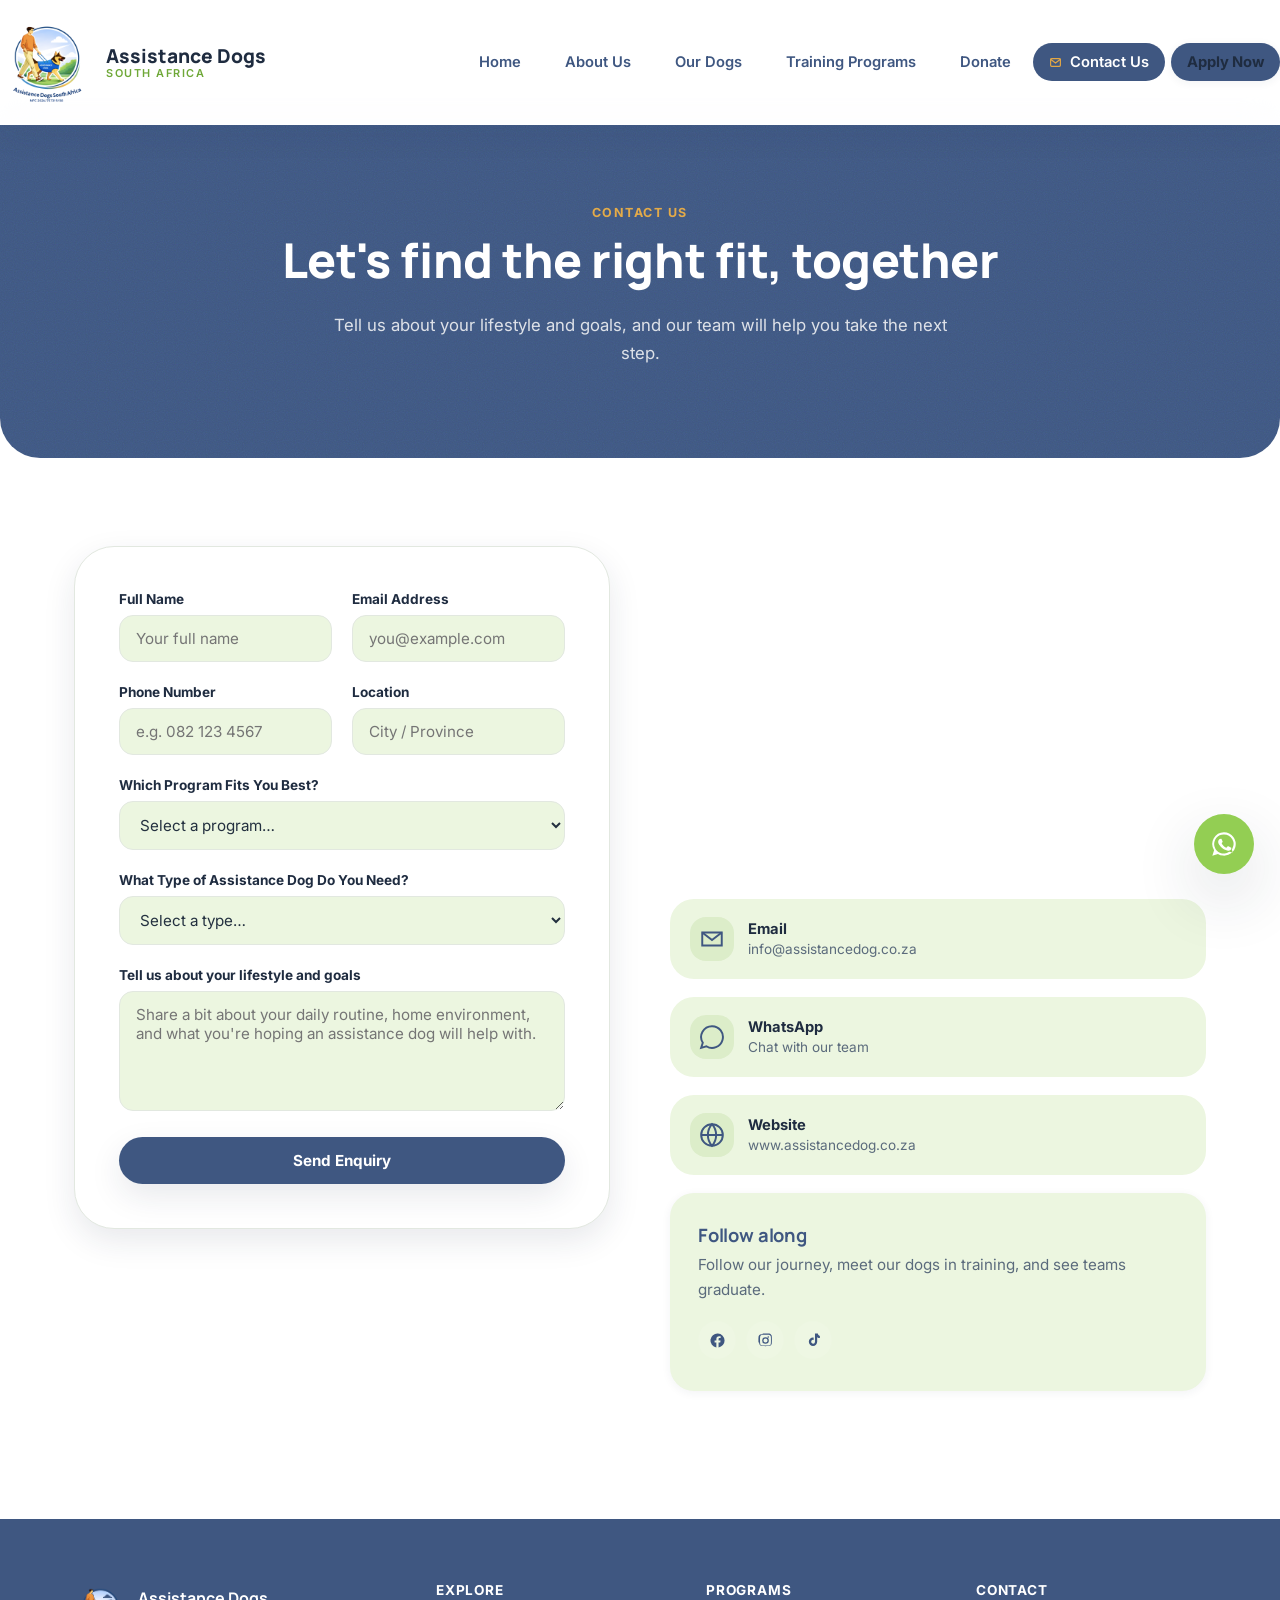
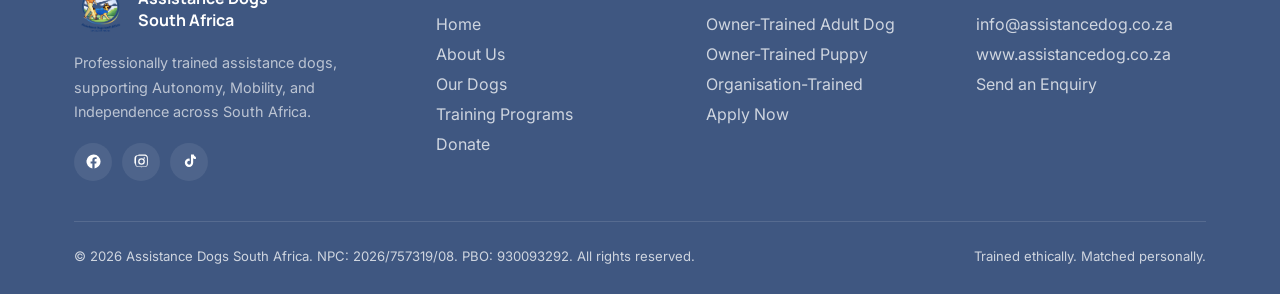
<file: contact.html>
<!DOCTYPE html>
<html lang="en">
<head>
<meta charset="UTF-8">
<meta name="viewport" content="width=device-width, initial-scale=1.0">
<title>Contact Us — Assistance Dogs South Africa</title>
<meta name="description" content="Get in touch with Assistance Dogs South Africa to start your assistance dog application, ask a question, or find the right program for you.">
<link rel="icon" href="assets/img/favicon.png">
<link rel="apple-touch-icon" href="assets/img/apple-touch-icon.png">
<link rel="stylesheet" href="assets/css/style.css">
<style>
  #form-note{
    display:none; margin-top:16px; padding:14px 18px;
    background: var(--mist-deep); border-radius: var(--radius-sm);
    color: var(--navy-deep); font-weight:600; font-size:.92rem;
  }
  #form-note.is-visible{ display:block; }
</style>
</head>
<body>

<header class="site-header">
  <div class="container-wide nav-row">
    <a href="index.html" class="brand">
      <img src="assets/img/logo.png" alt="Assistance Dogs South Africa logo">
      <span>Assistance Dogs<br><small>South Africa</small></span>
    </a>
    <button class="nav-toggle" aria-label="Toggle menu"><span></span></button>
    <nav class="main-nav">
      <ul>
        <li><a href="index.html"><span class="nav-icon"><svg viewBox="0 0 24 24"><path d="M3 11l9-7 9 7"/><path d="M5 10v9a1 1 0 0 0 1 1h4v-6h4v6h4a1 1 0 0 0 1-1v-9"/></svg></span>Home</a></li>
        <li><a href="about.html"><span class="nav-icon"><svg viewBox="0 0 24 24"><path d="M12 21s-6.5-4.35-9.3-8.6C.9 9.3 2 5.7 5.4 5c2-.4 3.7.6 4.6 2.1C10.9 5.6 12.6 4.6 14.6 5c3.4.7 4.5 4.3 2.7 7.4C14.5 16.65 12 21 12 21z"/></svg></span>About Us</a></li>
        <li><a href="dogs.html"><span class="nav-icon"><svg viewBox="0 0 64 64" style="fill:var(--gold);stroke:none;"><ellipse cx="32" cy="40" rx="16" ry="14"/><ellipse cx="14" cy="20" rx="7" ry="9"/><ellipse cx="30" cy="10" rx="7.5" ry="9.5"/><ellipse cx="48" cy="14" rx="7" ry="9"/><ellipse cx="54" cy="30" rx="6.5" ry="8.5"/></svg></span>Our Dogs</a></li>
        <li><a href="programs.html"><span class="nav-icon"><svg viewBox="0 0 24 24"><path d="M12 3L2 8l10 5 10-5-10-5z"/><path d="M6 10.5V16c0 1.5 3 3 6 3s6-1.5 6-3v-5.5"/><path d="M22 8v6"/></svg></span>Training Programs</a></li>
        <li><a href="donate.html"><span class="nav-icon"><svg viewBox="0 0 24 24"><rect x="3" y="8" width="18" height="4" rx="1"/><path d="M12 8v13M5 12v8a1 1 0 0 0 1 1h12a1 1 0 0 0 1-1v-8M7.5 8a2.5 2.5 0 1 1 0-5C10 3 12 8 12 8s2-5 4.5-5a2.5 2.5 0 1 1 0 5"/></svg></span>Donate</a></li>
        <li><a href="contact.html"><span class="nav-icon"><svg viewBox="0 0 24 24"><rect x="3" y="5" width="18" height="14" rx="2"/><path d="M3 6l9 7 9-7"/></svg></span>Contact Us</a></li>
        <li><a href="contact.html" class="nav-cta">Apply Now</a></li>
      </ul>
    </nav>
  </div>
</header>

<main>

  <section class="page-hero">
    <div class="container-wide">
      <span class="crumb">Contact Us</span>
      <h1>Let's find the right fit, together</h1>
      <p>Tell us about your lifestyle and goals, and our team will help you take the next step.</p>
    </div>
  </section>

  <section>
    <div class="container two-col reveal" style="align-items:flex-start;">

      <div class="form-wrap">
        <form id="enquiry-form" action="https://api.web3forms.com/submit" method="POST">

    <input type="hidden" name="access_key" value="b67a263c-2274-42f8-85bc-a760392986d6">
    <input type="hidden" name="replyto" id="replyto">
    <input type="hidden" name="redirect" value="https://assistancedog.co.za/thank-you.html">

    <input type="hidden" name="subject" value="New Assistance Dog Enquiry">

    <input type="hidden" name="from_name" value="Assistance Dogs South Africa Website">

    <input type="checkbox" name="botcheck" style="display:none;">
          <div class="field-row">
            <div class="field">
              <label for="name">Full Name</label>
              <input type="text" id="name" name="name" required placeholder="Your full name">
            </div>
            <div class="field">
              <label for="email">Email Address</label>
              <input type="email" id="email" name="email" required placeholder="you@example.com">
            </div>
          </div>
          <div class="field-row">
            <div class="field">
              <label for="phone">Phone Number</label>
              <input type="tel" id="phone" name="phone" required placeholder="e.g. 082 123 4567">
            </div>
            <div class="field">
              <label for="location">Location</label>
              <input type="text" id="location" name="location" required placeholder="City / Province">
            </div>
          </div>

          <div class="field">
            <label for="program">Which Program Fits You Best?</label>
            <select id="program" name="program" required>
              <option value="">Select a program…</option>
              <option>Owner-Trained Adult Dog</option>
              <option>Owner-Trained Puppy</option>
              <option>Organisation-Trained</option>
              <option>Not sure yet</option>
            </select>
          </div>

          <div class="field">
            <label for="dog-type">What Type of Assistance Dog Do You Need?</label>
            <select id="dog-type" name="dog-type" required>
              <option value="">Select a type…</option>
              <option>Guide Dog</option>
              <option>Autism Assistance Dog</option>
              <option>Psychiatric Assistance Dog</option>
              <option>Hearing Dog</option>
              <option>Service Mobility Dog</option>
              <option>Multipurpose Assistance Dog</option>
              <option>Facility Dog</option>
              <option>Not sure yet</option>
            </select>
          </div>

          <div class="field">
            <label for="message">Tell us about your lifestyle and goals</label>
            <textarea id="message" name="message" required placeholder="Share a bit about your daily routine, home environment, and what you're hoping an assistance dog will help with."></textarea>
          </div>

          <button type="submit" class="btn btn-primary" style="width:100%; justify-content:center;">Send Enquiry</button>
          <div id="form-note"></div>
        </form>
      </div>

      <div class="contact-side">
        <div class="img-placeholder has-photo ph-wide reveal reveal-wipe">
          <img src="assets/img/contact dog.png" alt="Assistance dog, our team is ready to help" loading="lazy">
        </div>
        <div class="contact-chip">
          <div class="icon-badge"><svg viewBox="0 0 24 24" fill="none" stroke="#3f5781" stroke-width="1.8"><path d="M3 6h18v12H3z"/><path d="M3 6l9 7 9-7"/></svg></div>
          <div>
            <strong>Email</strong>
            <span><a href="mailto:info@assistancedog.co.za">info@assistancedog.co.za</a></span>
          </div>
        </div>
        <div class="contact-chip">
          <div class="icon-badge"><svg viewBox="0 0 24 24" fill="none" stroke="#3f5781" stroke-width="1.8"><path d="M12 2a10 10 0 0 0-8.5 15.3L2 22l4.8-1.5A10 10 0 1 0 12 2z"/></svg></div>
          <div>
            <strong>WhatsApp</strong>
            <span><a href="https://wa.me/27687912213" target="_blank" rel="noopener">Chat with our team</a></span>
          </div>
        </div>
        <div class="contact-chip">
          <div class="icon-badge"><svg viewBox="0 0 24 24" fill="none" stroke="#3f5781" stroke-width="1.8"><circle cx="12" cy="12" r="10"/><path d="M2 12h20M12 2a15 15 0 0 1 0 20 15 15 0 0 1 0-20z"/></svg></div>
          <div>
            <strong>Website</strong>
            <span><a href="https://www.assistancedog.co.za">www.assistancedog.co.za</a></span>
          </div>
        </div>

        <div class="card" style="background:var(--mist); border:none;">
          <h3>Follow along</h3>
          <p>Follow our journey, meet our dogs in training, and see teams graduate.</p>
          <div class="social-row">
            <a href="https://www.facebook.com/share/1JvxGa5LvE/?mibextid=wwXIfr" target="_blank" rel="noopener" aria-label="Facebook"><svg viewBox="0 0 24 24"><path d="M22 12a10 10 0 1 0-11.6 9.9v-7H7.9V12h2.5V9.8c0-2.5 1.5-3.9 3.8-3.9 1.1 0 2.2.2 2.2.2v2.4h-1.3c-1.2 0-1.6.8-1.6 1.6V12h2.8l-.4 2.9h-2.4v7A10 10 0 0 0 22 12z" fill="#3f5781"/></svg></a>
            <a href="https://www.instagram.com/assistancedogssa?igsh=OHd2aG9zMnZqdXJm&utm_source=qr" target="_blank" rel="noopener" aria-label="Instagram"><svg viewBox="0 0 24 24"><path d="M12 2c2.7 0 3 0 4.1.1 1.1 0 1.8.2 2.2.4.5.2.9.5 1.3.9.4.4.7.8.9 1.3.2.4.4 1.1.4 2.2.1 1.1.1 1.4.1 4.1s0 3-.1 4.1c0 1.1-.2 1.8-.4 2.2-.2.5-.5.9-.9 1.3-.4.4-.8.7-1.3.9-.4.2-1.1.4-2.2.4-1.1.1-1.4.1-4.1.1s-3 0-4.1-.1c-1.1 0-1.8-.2-2.2-.4-.5-.2-.9-.5-1.3-.9-.4-.4-.7-.8-.9-1.3-.2-.4-.4-1.1-.4-2.2C2 15 2 14.7 2 12s0-3 .1-4.1c0-1.1.2-1.8.4-2.2.2-.5.5-.9.9-1.3.4-.4.8-.7 1.3-.9.4-.2 1.1-.4 2.2-.4C8 2 8.3 2 11 2zm0 1.8c-2.6 0-2.9 0-4 .1-.9 0-1.4.2-1.7.3-.4.2-.7.3-1 .6-.3.3-.5.6-.6 1-.1.3-.3.8-.3 1.7-.1 1.1-.1 1.4-.1 4s0 2.9.1 4c0 .9.2 1.4.3 1.7.2.4.3.7.6 1 .3.3.6.5 1 .6.3.1.8.3 1.7.3 1.1.1 1.4.1 4 .1s2.9 0 4-.1c.9 0 1.4-.2 1.7-.3.4-.2.7-.3 1-.6.3-.3.5-.6.6-1 .1-.3.3-.8.3-1.7.1-1.1.1-1.4.1-4s0-2.9-.1-4c0-.9-.2-1.4-.3-1.7-.2-.4-.3-.7-.6-1-.3-.3-.6-.5-1-.6-.3-.1-.8-.3-1.7-.3-1.1-.1-1.4-.1-4-.1zm0 3.5a4.7 4.7 0 1 1 0 9.4 4.7 4.7 0 0 1 0-9.4zm0 1.8a2.9 2.9 0 1 0 0 5.8 2.9 2.9 0 0 0 0-5.8zm5-2a1.1 1.1 0 1 1-2.2 0 1.1 1.1 0 0 1 2.2 0z" fill="#3f5781"/></svg></a>
            <a href="https://www.tiktok.com/@assistancedogssa?_r=1&_t=ZS-981iA4TFJkv" target="_blank" rel="noopener" aria-label="TikTok"><svg viewBox="0 0 24 24"><path d="M15 2h3.1c.2 1.6 1.2 3 2.9 3.5v3.1c-1.4 0-2.7-.4-3.8-1.2v6.4a5.9 5.9 0 1 1-5.9-5.9c.3 0 .6 0 .9.1v3.2a2.7 2.7 0 1 0 1.9 2.6V2z" fill="#3f5781"/></svg></a>
          </div>
        </div>
      </div>

    </div>
  </section>

</main>

<footer>
  <div class="container">
    <div class="footer-grid">
      <div>
        <div class="footer-brand">
          <img src="assets/img/logo.png" alt="Assistance Dogs South Africa logo">
          <strong>Assistance Dogs<br>South Africa</strong>
        </div>
        <p style="color:rgba(255,255,255,.65); font-size:.9rem;">Professionally trained assistance dogs, supporting Autonomy, Mobility, and Independence across South Africa.</p>
        <div class="social-row">
          <a href="https://www.facebook.com/share/1JvxGa5LvE/?mibextid=wwXIfr" target="_blank" rel="noopener" aria-label="Facebook"><svg viewBox="0 0 24 24"><path d="M22 12a10 10 0 1 0-11.6 9.9v-7H7.9V12h2.5V9.8c0-2.5 1.5-3.9 3.8-3.9 1.1 0 2.2.2 2.2.2v2.4h-1.3c-1.2 0-1.6.8-1.6 1.6V12h2.8l-.4 2.9h-2.4v7A10 10 0 0 0 22 12z"/></svg></a>
          <a href="https://www.instagram.com/assistancedogssa?igsh=OHd2aG9zMnZqdXJm&utm_source=qr" target="_blank" rel="noopener" aria-label="Instagram"><svg viewBox="0 0 24 24"><path d="M12 2c2.7 0 3 0 4.1.1 1.1 0 1.8.2 2.2.4.5.2.9.5 1.3.9.4.4.7.8.9 1.3.2.4.4 1.1.4 2.2.1 1.1.1 1.4.1 4.1s0 3-.1 4.1c0 1.1-.2 1.8-.4 2.2-.2.5-.5.9-.9 1.3-.4.4-.8.7-1.3.9-.4.2-1.1.4-2.2.4-1.1.1-1.4.1-4.1.1s-3 0-4.1-.1c-1.1 0-1.8-.2-2.2-.4-.5-.2-.9-.5-1.3-.9-.4-.4-.7-.8-.9-1.3-.2-.4-.4-1.1-.4-2.2C2 15 2 14.7 2 12s0-3 .1-4.1c0-1.1.2-1.8.4-2.2.2-.5.5-.9.9-1.3.4-.4.8-.7 1.3-.9.4-.2 1.1-.4 2.2-.4C8 2 8.3 2 11 2zm0 1.8c-2.6 0-2.9 0-4 .1-.9 0-1.4.2-1.7.3-.4.2-.7.3-1 .6-.3.3-.5.6-.6 1-.1.3-.3.8-.3 1.7-.1 1.1-.1 1.4-.1 4s0 2.9.1 4c0 .9.2 1.4.3 1.7.2.4.3.7.6 1 .3.3.6.5 1 .6.3.1.8.3 1.7.3 1.1.1 1.4.1 4 .1s2.9 0 4-.1c.9 0 1.4-.2 1.7-.3.4-.2.7-.3 1-.6.3-.3.5-.6.6-1 .1-.3.3-.8.3-1.7.1-1.1.1-1.4.1-4s0-2.9-.1-4c0-.9-.2-1.4-.3-1.7-.2-.4-.3-.7-.6-1-.3-.3-.6-.5-1-.6-.3-.1-.8-.3-1.7-.3-1.1-.1-1.4-.1-4-.1zm0 3.5a4.7 4.7 0 1 1 0 9.4 4.7 4.7 0 0 1 0-9.4zm0 1.8a2.9 2.9 0 1 0 0 5.8 2.9 2.9 0 0 0 0-5.8zm5-2a1.1 1.1 0 1 1-2.2 0 1.1 1.1 0 0 1 2.2 0z"/></svg></a>
          <a href="https://www.tiktok.com/@assistancedogssa?_r=1&_t=ZS-981iA4TFJkv" target="_blank" rel="noopener" aria-label="TikTok"><svg viewBox="0 0 24 24"><path d="M15 2h3.1c.2 1.6 1.2 3 2.9 3.5v3.1c-1.4 0-2.7-.4-3.8-1.2v6.4a5.9 5.9 0 1 1-5.9-5.9c.3 0 .6 0 .9.1v3.2a2.7 2.7 0 1 0 1.9 2.6V2z"/></svg></a>
        </div>
      </div>
      <div>
        <h4>Explore</h4>
        <ul>
          <li><a href="index.html">Home</a></li>
          <li><a href="about.html">About Us</a></li>
          <li><a href="dogs.html">Our Dogs</a></li>
          <li><a href="programs.html">Training Programs</a></li>
          <li><a href="donate.html">Donate</a></li>
        </ul>
      </div>
      <div>
        <h4>Programs</h4>
        <ul>
          <li><a href="programs.html">Owner-Trained Adult Dog</a></li>
          <li><a href="programs.html">Owner-Trained Puppy</a></li>
          <li><a href="programs.html">Organisation-Trained</a></li>
          <li><a href="contact.html">Apply Now</a></li>
        </ul>
      </div>
      <div>
        <h4>Contact</h4>
        <ul>
          <li><a href="mailto:info@assistancedog.co.za">info@assistancedog.co.za</a></li>
          <li><a href="https://www.assistancedog.co.za">www.assistancedog.co.za</a></li>
          <li><a href="contact.html">Send an Enquiry</a></li>
        </ul>
      </div>
    </div>
    <div class="footer-bottom">
      <span>© 2026 Assistance Dogs South Africa. NPC: 2026/757319/08. PBO: 930093292. All rights reserved.</span>
      <span>Trained ethically. Matched personally.</span>
    </div>
  </div>
</footer>

<a class="whatsapp-fab" href="https://wa.me/27687912213" target="_blank" rel="noopener" aria-label="Chat on WhatsApp">
  <svg viewBox="0 0 24 24"><path d="M12 2a10 10 0 0 0-8.5 15.3L2 22l4.8-1.5A10 10 0 1 0 12 2zm0 1.8a8.2 8.2 0 0 1 7 12.4l-.3.5.7 2.6-2.7-.7-.5.3A8.2 8.2 0 1 1 12 3.8zm-3.4 4c-.2 0-.5 0-.7.3-.2.3-.9.9-.9 2.1s1 2.4 1.1 2.6c.1.1 2 3 4.8 4.2 2.4 1 2.8.9 3.3.8.5-.1 1.7-.7 1.9-1.3.2-.6.2-1.2.2-1.3-.1-.1-.3-.2-.5-.3l-2-1c-.3-.1-.5-.1-.7.1l-.7 1c-.1.1-.3.2-.5.1-.6-.3-1.6-.9-2.4-1.7-.7-.7-1.2-1.5-1.4-1.9-.1-.2 0-.4.1-.5l.5-.6c.1-.2.2-.4.1-.6l-.9-2c-.1-.3-.4-.3-.6-.3z"/></svg>
</a>

<script src="assets/js/main.js"></script>
</body>
</html>
</file>
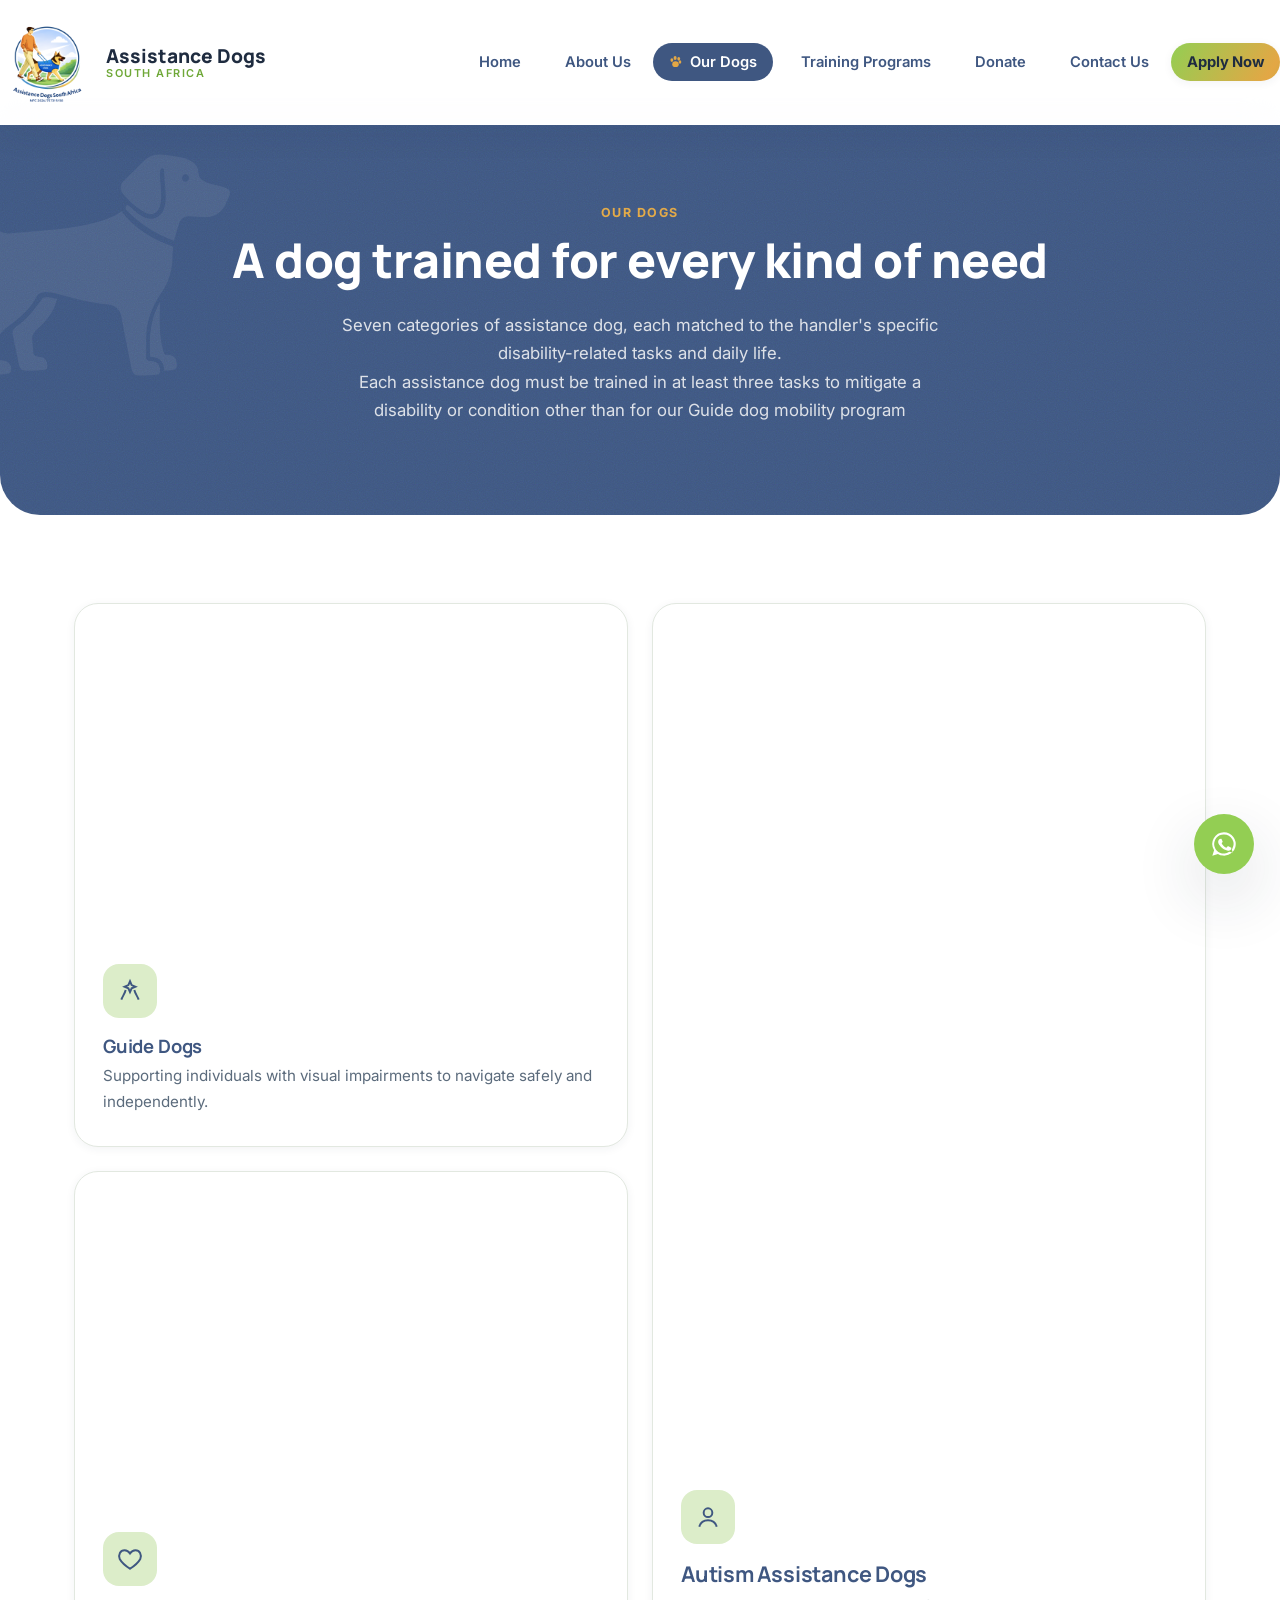
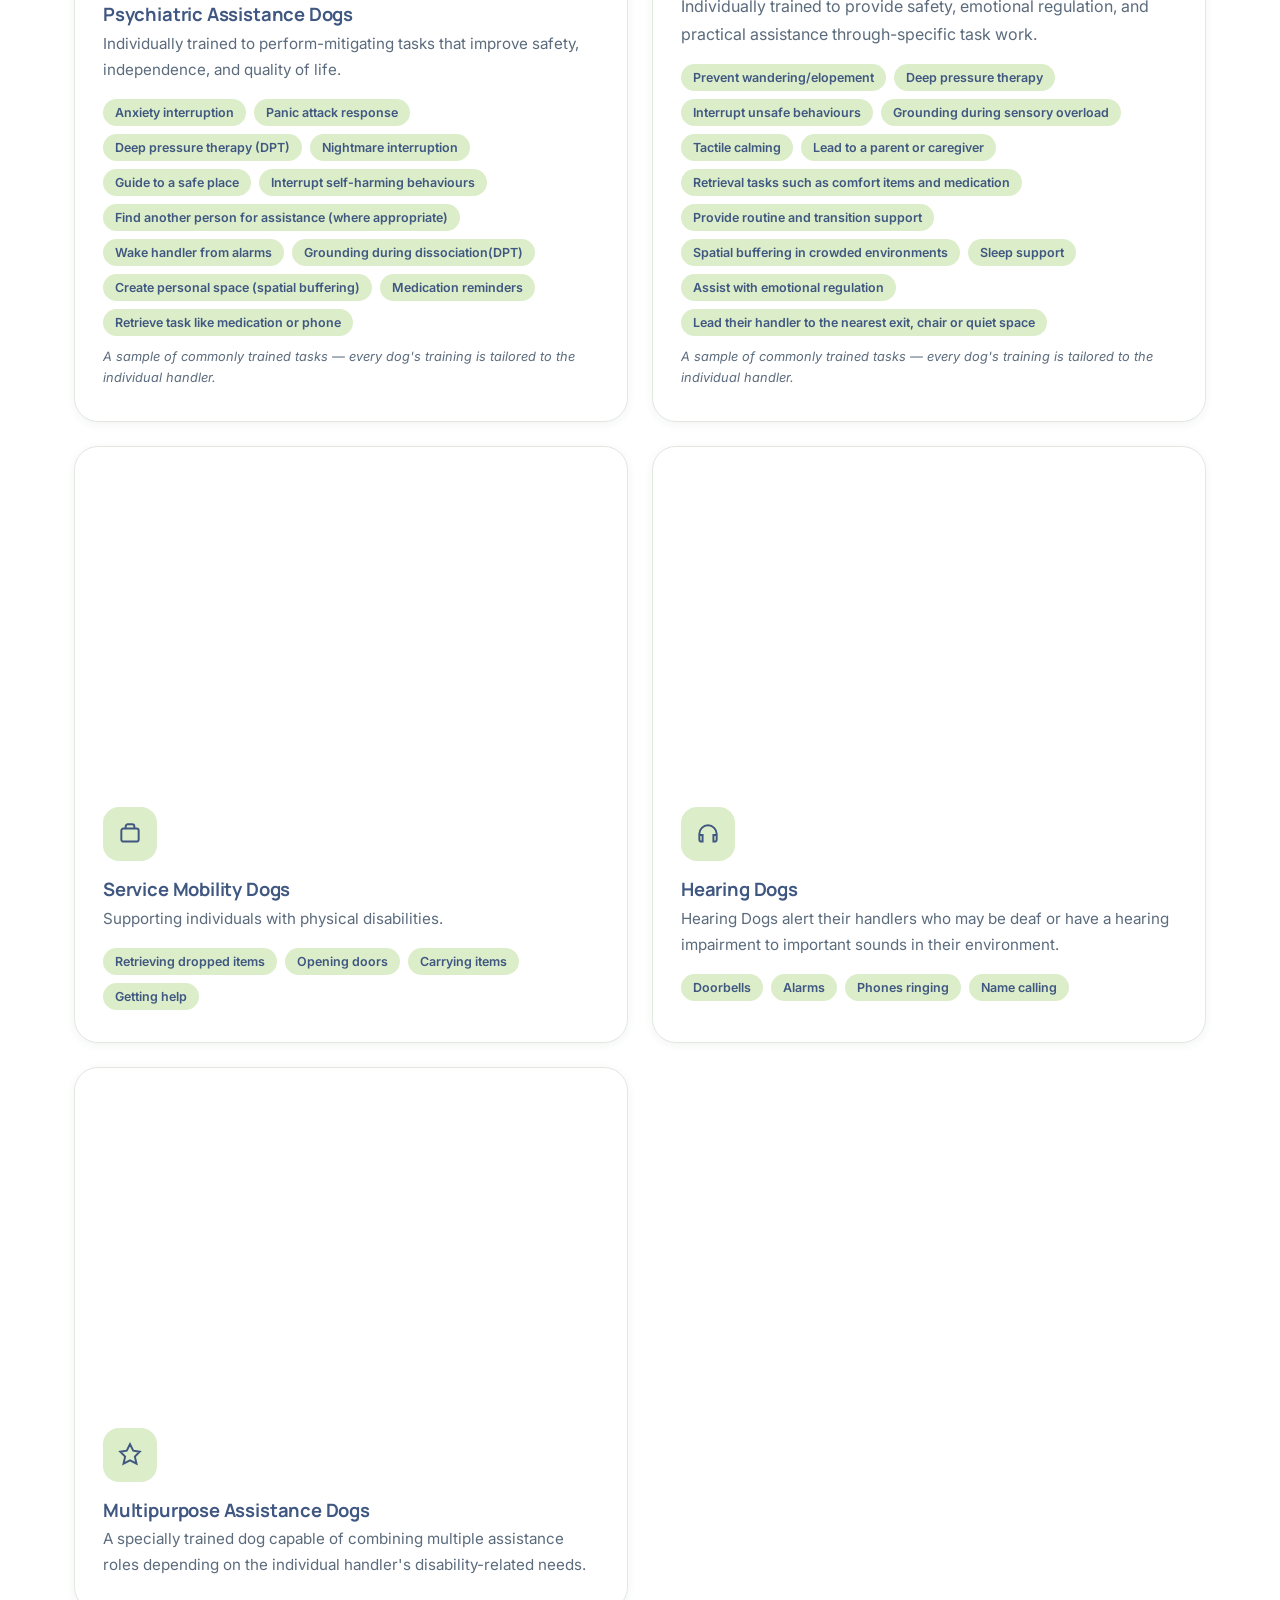
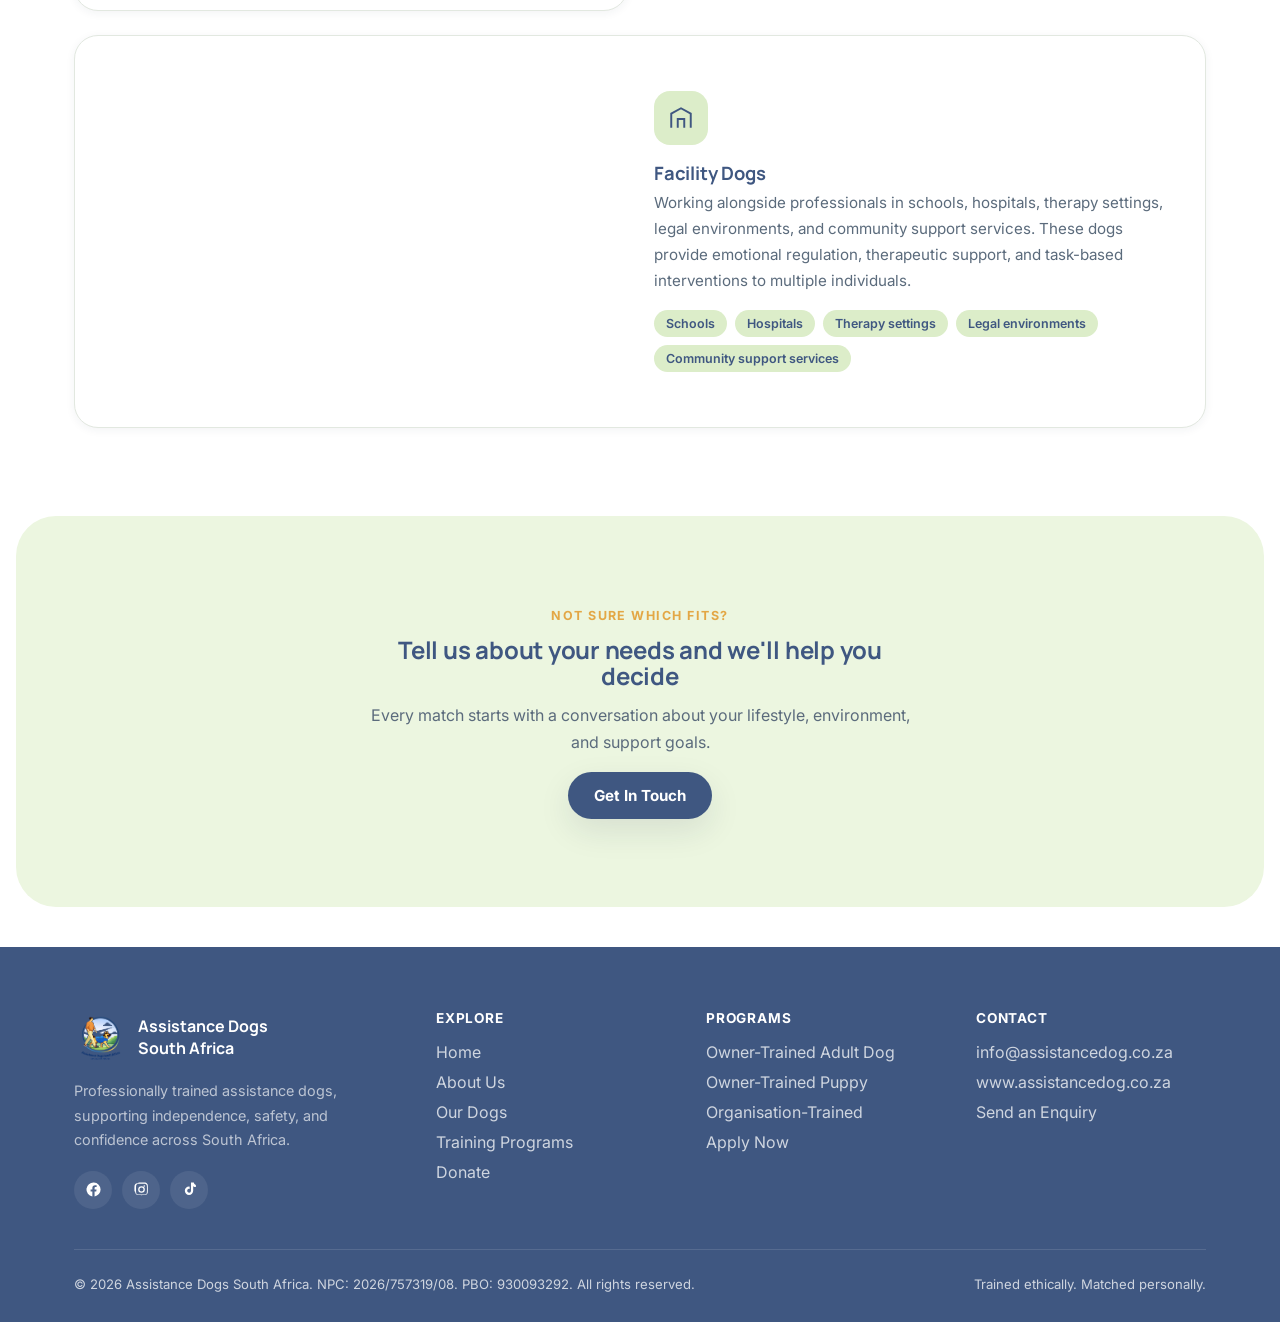
<file: dogs.html>
<!DOCTYPE html>
<html lang="en">
<head>
<meta charset="UTF-8">
<meta name="viewport" content="width=device-width, initial-scale=1.0">
<title>Our Dogs — Assistance Dogs South Africa</title>
<meta name="description" content="Explore the assistance dog categories we train: guide dogs, autism assistance dogs, psychiatric assistance dogs, service mobility dogs, hearing dogs, multipurpose and facility dogs.">
<link rel="icon" href="assets/img/favicon.png">
<link rel="apple-touch-icon" href="assets/img/apple-touch-icon.png">
<link rel="stylesheet" href="assets/css/style.css">
</head>
<body>

<header class="site-header">
  <div class="container-wide nav-row">
    <a href="index.html" class="brand">
      <img src="assets/img/logo.png" alt="Assistance Dogs South Africa logo">
      <span>Assistance Dogs<br><small>South Africa</small></span>
    </a>
    <button class="nav-toggle" aria-label="Toggle menu"><span></span></button>
    <nav class="main-nav">
      <ul>
        <li><a href="index.html"><span class="nav-icon"><svg viewBox="0 0 24 24"><path d="M3 11l9-7 9 7"/><path d="M5 10v9a1 1 0 0 0 1 1h4v-6h4v6h4a1 1 0 0 0 1-1v-9"/></svg></span>Home</a></li>
        <li><a href="about.html"><span class="nav-icon"><svg viewBox="0 0 24 24"><path d="M12 21s-6.5-4.35-9.3-8.6C.9 9.3 2 5.7 5.4 5c2-.4 3.7.6 4.6 2.1C10.9 5.6 12.6 4.6 14.6 5c3.4.7 4.5 4.3 2.7 7.4C14.5 16.65 12 21 12 21z"/></svg></span>About Us</a></li>
        <li><a href="dogs.html"><span class="nav-icon"><svg viewBox="0 0 64 64" style="fill:var(--gold);stroke:none;"><ellipse cx="32" cy="40" rx="16" ry="14"/><ellipse cx="14" cy="20" rx="7" ry="9"/><ellipse cx="30" cy="10" rx="7.5" ry="9.5"/><ellipse cx="48" cy="14" rx="7" ry="9"/><ellipse cx="54" cy="30" rx="6.5" ry="8.5"/></svg></span>Our Dogs</a></li>
        <li><a href="programs.html"><span class="nav-icon"><svg viewBox="0 0 24 24"><path d="M12 3L2 8l10 5 10-5-10-5z"/><path d="M6 10.5V16c0 1.5 3 3 6 3s6-1.5 6-3v-5.5"/><path d="M22 8v6"/></svg></span>Training Programs</a></li>
        <li><a href="donate.html"><span class="nav-icon"><svg viewBox="0 0 24 24"><rect x="3" y="8" width="18" height="4" rx="1"/><path d="M12 8v13M5 12v8a1 1 0 0 0 1 1h12a1 1 0 0 0 1-1v-8M7.5 8a2.5 2.5 0 1 1 0-5C10 3 12 8 12 8s2-5 4.5-5a2.5 2.5 0 1 1 0 5"/></svg></span>Donate</a></li>
        <li><a href="contact.html"><span class="nav-icon"><svg viewBox="0 0 24 24"><rect x="3" y="5" width="18" height="14" rx="2"/><path d="M3 6l9 7 9-7"/></svg></span>Contact Us</a></li>
        <li><a href="contact.html" class="nav-cta">Apply Now</a></li>
      </ul>
    </nav>
  </div>
</header>

<main>

  <section class="page-hero">
    <div class="dog-silhouette" style="width:260px; height:260px; top:10px; left:-30px;">
      <img src="assets/img/dog-silhouette.png" alt="" aria-hidden="true">
    </div>
    <div class="container-wide">
      <span class="crumb">Our Dogs</span>
      <h1>A dog trained for every kind of need</h1>
      <p>Seven categories of assistance dog, each matched to the handler's specific disability-related tasks and daily life.</p>
      <p>Each assistance dog must be trained in at least three tasks to mitigate a disability or condition other than for our Guide dog mobility program</p>
    </div>
  </section>

  <section>
    <div class="container">
      <div class="bento-grid">

        <div class="card reveal bento-md">
          <div class="img-placeholder reveal reveal-wipe ph-wide has-photo" style="margin-bottom:18px;">
            <img src="assets/img/guide dog.jpeg" alt="Guide dog leading a handler" class="dog-photo">
          </div>
          <div class="icon-badge"><svg viewBox="0 0 24 24" fill="none" stroke="#3f5781" stroke-width="1.8"><path d="M12 3l1.5 3.5L17 8l-3.5 1.5L12 13l-1.5-3.5L7 8l3.5-1.5L12 3z"/><path d="M4 20c1-3 3-5 4-9M20 20c-1-3-3-5-4-9"/></svg></div>
          <h3>Guide Dogs</h3>
          <p>Supporting individuals with visual impairments to navigate safely and independently.</p>
        </div>

        <div class="card reveal bento-lg">
          <div class="img-placeholder reveal reveal-wipe ph-wide has-photo" style="margin-bottom:18px;">
            <img src="assets/img/autism assistance dog.jpeg" alt="Child with autism assistance dog" class="dog-photo">
          </div>
          <div class="icon-badge"><svg viewBox="0 0 24 24" fill="none" stroke="#3f5781" stroke-width="1.8"><circle cx="12" cy="8" r="4"/><path d="M4 21c1-4 4-6 8-6s7 2 8 6"/></svg></div>
          <h3>Autism Assistance Dogs</h3>
          <p>Individually trained to provide safety, emotional regulation, and practical assistance through-specific task work.</p>
          <div class="tag-list">
            <span class="tag">Prevent wandering/elopement</span>
            <span class="tag">Deep pressure therapy</span>
            <span class="tag">Interrupt unsafe behaviours</span>
            <span class="tag">Grounding during sensory overload</span>
            <span class="tag">Tactile calming</span>
            <span class="tag">Lead to a parent or caregiver</span>
            <span class="tag">Retrieval tasks such as comfort items and  medication</span>
            <span class="tag">Provide routine and transition support</span>
            <span class="tag">Spatial buffering in crowded environments</span>
            <span class="tag">Sleep support</span>
            <span class="tag">Assist with emotional regulation</span>
            <span class="tag">Lead their handler to the nearest exit, chair or quiet space</span>
          </div>
          <p style="font-size:.8rem; margin-top:10px; font-style:italic;">A sample of commonly trained tasks — every dog's training is tailored to the individual handler.</p>
        </div>

        <div class="card reveal bento-md">
          <div class="img-placeholder reveal reveal-wipe ph-wide has-photo" style="margin-bottom:18px;">
            <img src="assets/img/psychiatric alert dog.jpeg" alt="Dog performing deep pressure therapy" class="dog-photo">
          </div>
          <div class="icon-badge"><svg viewBox="0 0 24 24" fill="none" stroke="#3f5781" stroke-width="1.8"><path d="M12 21s-7-4.5-9.5-9C1 8 3 4 7 4c2 0 4 1.5 5 3 1-1.5 3-3 5-3 4 0 6 4 4.5 8-2.5 4.5-9.5 9-9.5 9z"/></svg></div>
          <h3>Psychiatric Assistance Dogs</h3>
          <p>Individually trained to perform-mitigating tasks that improve safety, independence, and quality of life.</p>
          <div class="tag-list">
            <span class="tag">Anxiety interruption</span>
            <span class="tag">Panic attack response</span>
            <span class="tag">Deep pressure therapy (DPT)</span>
            <span class="tag">Nightmare interruption</span>
            <span class="tag">Guide to a safe place</span>
            <span class="tag">Interrupt self-harming behaviours</span>
            <span class="tag">Find another person for assistance (where appropriate)</span>
            <span class="tag">Wake handler from alarms</span>
            <span class="tag">Grounding during dissociation(DPT)</span>
            <span class="tag">Create personal space (spatial buffering)</span>
            <span class="tag">Medication reminders</span>
            <span class="tag">Retrieve task like medication or phone</span>
          </div>
          <p style="font-size:.8rem; margin-top:10px; font-style:italic;">A sample of commonly trained tasks — every dog's training is tailored to the individual handler.</p>
        </div>

        <div class="card reveal bento-md">
          <div class="img-placeholder reveal reveal-wipe ph-wide has-photo" style="margin-bottom:18px;">
            <img src="assets/img/service dog.jpeg" alt="Dog retrieving an item for handler" class="dog-photo">
          </div>
          <div class="icon-badge"><svg viewBox="0 0 24 24" fill="none" stroke="#3f5781" stroke-width="1.8"><rect x="4" y="7" width="16" height="12" rx="2"/><path d="M8 7V5a2 2 0 0 1 2-2h4a2 2 0 0 1 2 2v2"/></svg></div>
          <h3>Service Mobility Dogs</h3>
          <p>Supporting individuals with physical disabilities.</p>
          <div class="tag-list">
            <span class="tag">Retrieving dropped items</span>
            <span class="tag">Opening doors</span>
            <span class="tag">Carrying items</span>
            <span class="tag">Getting help</span>
          </div>
        </div>

        <div class="card reveal bento-md">
          <div class="img-placeholder reveal reveal-wipe ph-wide has-photo" style="margin-bottom:18px;">
            <img src="assets/img/hearing dog.jpeg" alt="Hearing dog alerting handler" class="dog-photo">
          </div>
          <div class="icon-badge"><svg viewBox="0 0 24 24" fill="none" stroke="#3f5781" stroke-width="1.8"><path d="M4 12a8 8 0 0 1 16 0M4 12v5a2 2 0 0 0 2 2h1v-6H4zm16 0v5a2 2 0 0 1-2 2h-1v-6h3z"/></svg></div>
          <h3>Hearing Dogs</h3>
          <p>Hearing Dogs alert their handlers  who may be deaf or have a hearing impairment to important sounds in their environment.</p>
          <div class="tag-list">
            <span class="tag">Doorbells</span>
            <span class="tag">Alarms</span>
            <span class="tag">Phones ringing</span>
            <span class="tag">Name calling</span>
          </div>
        </div>

        <div class="card reveal bento-md">
          <div class="img-placeholder reveal reveal-wipe ph-wide has-photo" style="margin-bottom:18px;">
            <img src="assets/img/multipurpose dog.jpeg" alt="Multipurpose assistance dog at work" class="dog-photo">
          </div>
          <div class="icon-badge"><svg viewBox="0 0 24 24" fill="none" stroke="#3f5781" stroke-width="1.8"><path d="M12 2l3 6 6 1-4.5 4.5L18 20l-6-3-6 3 1.5-6.5L3 9l6-1 3-6z"/></svg></div>
          <h3>Multipurpose Assistance Dogs</h3>
          <p>A specially trained dog capable of combining multiple assistance roles depending on the individual handler's disability-related needs.</p>
        </div>

        <div class="card reveal" style="grid-column: 1 / -1;">
          <div class="two-col" style="gap:28px; align-items:center;">
            <div class="img-placeholder reveal reveal-wipe ph-wide has-photo">
              <img src="assets/img/facility dog.jpeg" alt="Facility dog in a school or hospital setting" class="dog-photo">
            </div>
            <div>
              <div class="icon-badge"><svg viewBox="0 0 24 24" fill="none" stroke="#3f5781" stroke-width="1.8"><path d="M3 21V8l9-5 9 5v13M9 21v-8h6v8"/></svg></div>
              <h3>Facility Dogs</h3>
              <p>Working alongside professionals in schools, hospitals, therapy settings, legal environments, and community support services. These dogs provide emotional regulation, therapeutic support, and task-based interventions to multiple individuals.</p>
              <div class="tag-list">
                <span class="tag">Schools</span>
                <span class="tag">Hospitals</span>
                <span class="tag">Therapy settings</span>
                <span class="tag">Legal environments</span>
                <span class="tag">Community support services</span>
              </div>
            </div>
          </div>
        </div>

      </div>
    </div>
  </section>

  <section class="section-mist">
    <div class="container text-center reveal" style="max-width:600px; margin:0 auto;">
      <span class="crumb">Not sure which fits?</span>
      <h2>Tell us about your needs and we'll help you decide</h2>
      <p>Every match starts with a conversation about your lifestyle, environment, and support goals.</p>
      <a href="contact.html" class="btn btn-primary">Get In Touch</a>
    </div>
  </section>

</main>

<footer>
  <div class="container">
    <div class="footer-grid">
      <div>
        <div class="footer-brand">
          <img src="assets/img/logo.png" alt="Assistance Dogs South Africa logo">
          <strong>Assistance Dogs<br>South Africa</strong>
        </div>
        <p style="color:rgba(255,255,255,.65); font-size:.9rem;">Professionally trained assistance dogs, supporting independence, safety, and confidence across South Africa.</p>
        <div class="social-row">
          <a href="https://www.facebook.com/share/1JvxGa5LvE/?mibextid=wwXIfr" target="_blank" rel="noopener" aria-label="Facebook"><svg viewBox="0 0 24 24"><path d="M22 12a10 10 0 1 0-11.6 9.9v-7H7.9V12h2.5V9.8c0-2.5 1.5-3.9 3.8-3.9 1.1 0 2.2.2 2.2.2v2.4h-1.3c-1.2 0-1.6.8-1.6 1.6V12h2.8l-.4 2.9h-2.4v7A10 10 0 0 0 22 12z"/></svg></a>
          <a href="https://www.instagram.com/assistancedogssa?igsh=OHd2aG9zMnZqdXJm&utm_source=qr" target="_blank" rel="noopener" aria-label="Instagram"><svg viewBox="0 0 24 24"><path d="M12 2c2.7 0 3 0 4.1.1 1.1 0 1.8.2 2.2.4.5.2.9.5 1.3.9.4.4.7.8.9 1.3.2.4.4 1.1.4 2.2.1 1.1.1 1.4.1 4.1s0 3-.1 4.1c0 1.1-.2 1.8-.4 2.2-.2.5-.5.9-.9 1.3-.4.4-.8.7-1.3.9-.4.2-1.1.4-2.2.4-1.1.1-1.4.1-4.1.1s-3 0-4.1-.1c-1.1 0-1.8-.2-2.2-.4-.5-.2-.9-.5-1.3-.9-.4-.4-.7-.8-.9-1.3-.2-.4-.4-1.1-.4-2.2C2 15 2 14.7 2 12s0-3 .1-4.1c0-1.1.2-1.8.4-2.2.2-.5.5-.9.9-1.3.4-.4.8-.7 1.3-.9.4-.2 1.1-.4 2.2-.4C8 2 8.3 2 11 2zm0 1.8c-2.6 0-2.9 0-4 .1-.9 0-1.4.2-1.7.3-.4.2-.7.3-1 .6-.3.3-.5.6-.6 1-.1.3-.3.8-.3 1.7-.1 1.1-.1 1.4-.1 4s0 2.9.1 4c0 .9.2 1.4.3 1.7.2.4.3.7.6 1 .3.3.6.5 1 .6.3.1.8.3 1.7.3 1.1.1 1.4.1 4 .1s2.9 0 4-.1c.9 0 1.4-.2 1.7-.3.4-.2.7-.3 1-.6.3-.3.5-.6.6-1 .1-.3.3-.8.3-1.7.1-1.1.1-1.4.1-4s0-2.9-.1-4c0-.9-.2-1.4-.3-1.7-.2-.4-.3-.7-.6-1-.3-.3-.6-.5-1-.6-.3-.1-.8-.3-1.7-.3-1.1-.1-1.4-.1-4-.1zm0 3.5a4.7 4.7 0 1 1 0 9.4 4.7 4.7 0 0 1 0-9.4zm0 1.8a2.9 2.9 0 1 0 0 5.8 2.9 2.9 0 0 0 0-5.8zm5-2a1.1 1.1 0 1 1-2.2 0 1.1 1.1 0 0 1 2.2 0z"/></svg></a>
          <a href="https://www.tiktok.com/@assistancedogssa?_r=1&_t=ZS-981iA4TFJkv" target="_blank" rel="noopener" aria-label="TikTok"><svg viewBox="0 0 24 24"><path d="M15 2h3.1c.2 1.6 1.2 3 2.9 3.5v3.1c-1.4 0-2.7-.4-3.8-1.2v6.4a5.9 5.9 0 1 1-5.9-5.9c.3 0 .6 0 .9.1v3.2a2.7 2.7 0 1 0 1.9 2.6V2z"/></svg></a>
        </div>
      </div>
      <div>
        <h4>Explore</h4>
        <ul>
          <li><a href="index.html">Home</a></li>
          <li><a href="about.html">About Us</a></li>
          <li><a href="dogs.html">Our Dogs</a></li>
          <li><a href="programs.html">Training Programs</a></li>
          <li><a href="donate.html">Donate</a></li>
        </ul>
      </div>
      <div>
        <h4>Programs</h4>
        <ul>
          <li><a href="programs.html">Owner-Trained Adult Dog</a></li>
          <li><a href="programs.html">Owner-Trained Puppy</a></li>
          <li><a href="programs.html">Organisation-Trained</a></li>
          <li><a href="contact.html">Apply Now</a></li>
        </ul>
      </div>
      <div>
        <h4>Contact</h4>
        <ul>
          <li><a href="mailto:info@assistancedog.co.za">info@assistancedog.co.za</a></li>
          <li><a href="https://www.assistancedog.co.za">www.assistancedog.co.za</a></li>
          <li><a href="contact.html">Send an Enquiry</a></li>
        </ul>
      </div>
    </div>
    <div class="footer-bottom">
      <span>© 2026 Assistance Dogs South Africa. NPC: 2026/757319/08. PBO: 930093292. All rights reserved.</span>
      <span>Trained ethically. Matched personally.</span>
    </div>
  </div>
</footer>

<a class="whatsapp-fab" href="https://wa.me/27687912213" target="_blank" rel="noopener" aria-label="Chat on WhatsApp">
  <svg viewBox="0 0 24 24"><path d="M12 2a10 10 0 0 0-8.5 15.3L2 22l4.8-1.5A10 10 0 1 0 12 2zm0 1.8a8.2 8.2 0 0 1 7 12.4l-.3.5.7 2.6-2.7-.7-.5.3A8.2 8.2 0 1 1 12 3.8zm-3.4 4c-.2 0-.5 0-.7.3-.2.3-.9.9-.9 2.1s1 2.4 1.1 2.6c.1.1 2 3 4.8 4.2 2.4 1 2.8.9 3.3.8.5-.1 1.7-.7 1.9-1.3.2-.6.2-1.2.2-1.3-.1-.1-.3-.2-.5-.3l-2-1c-.3-.1-.5-.1-.7.1l-.7 1c-.1.1-.3.2-.5.1-.6-.3-1.6-.9-2.4-1.7-.7-.7-1.2-1.5-1.4-1.9-.1-.2 0-.4.1-.5l.5-.6c.1-.2.2-.4.1-.6l-.9-2c-.1-.3-.4-.3-.6-.3z"/></svg>
</a>

<script src="assets/js/main.js"></script>
</body>
</html>
</file>
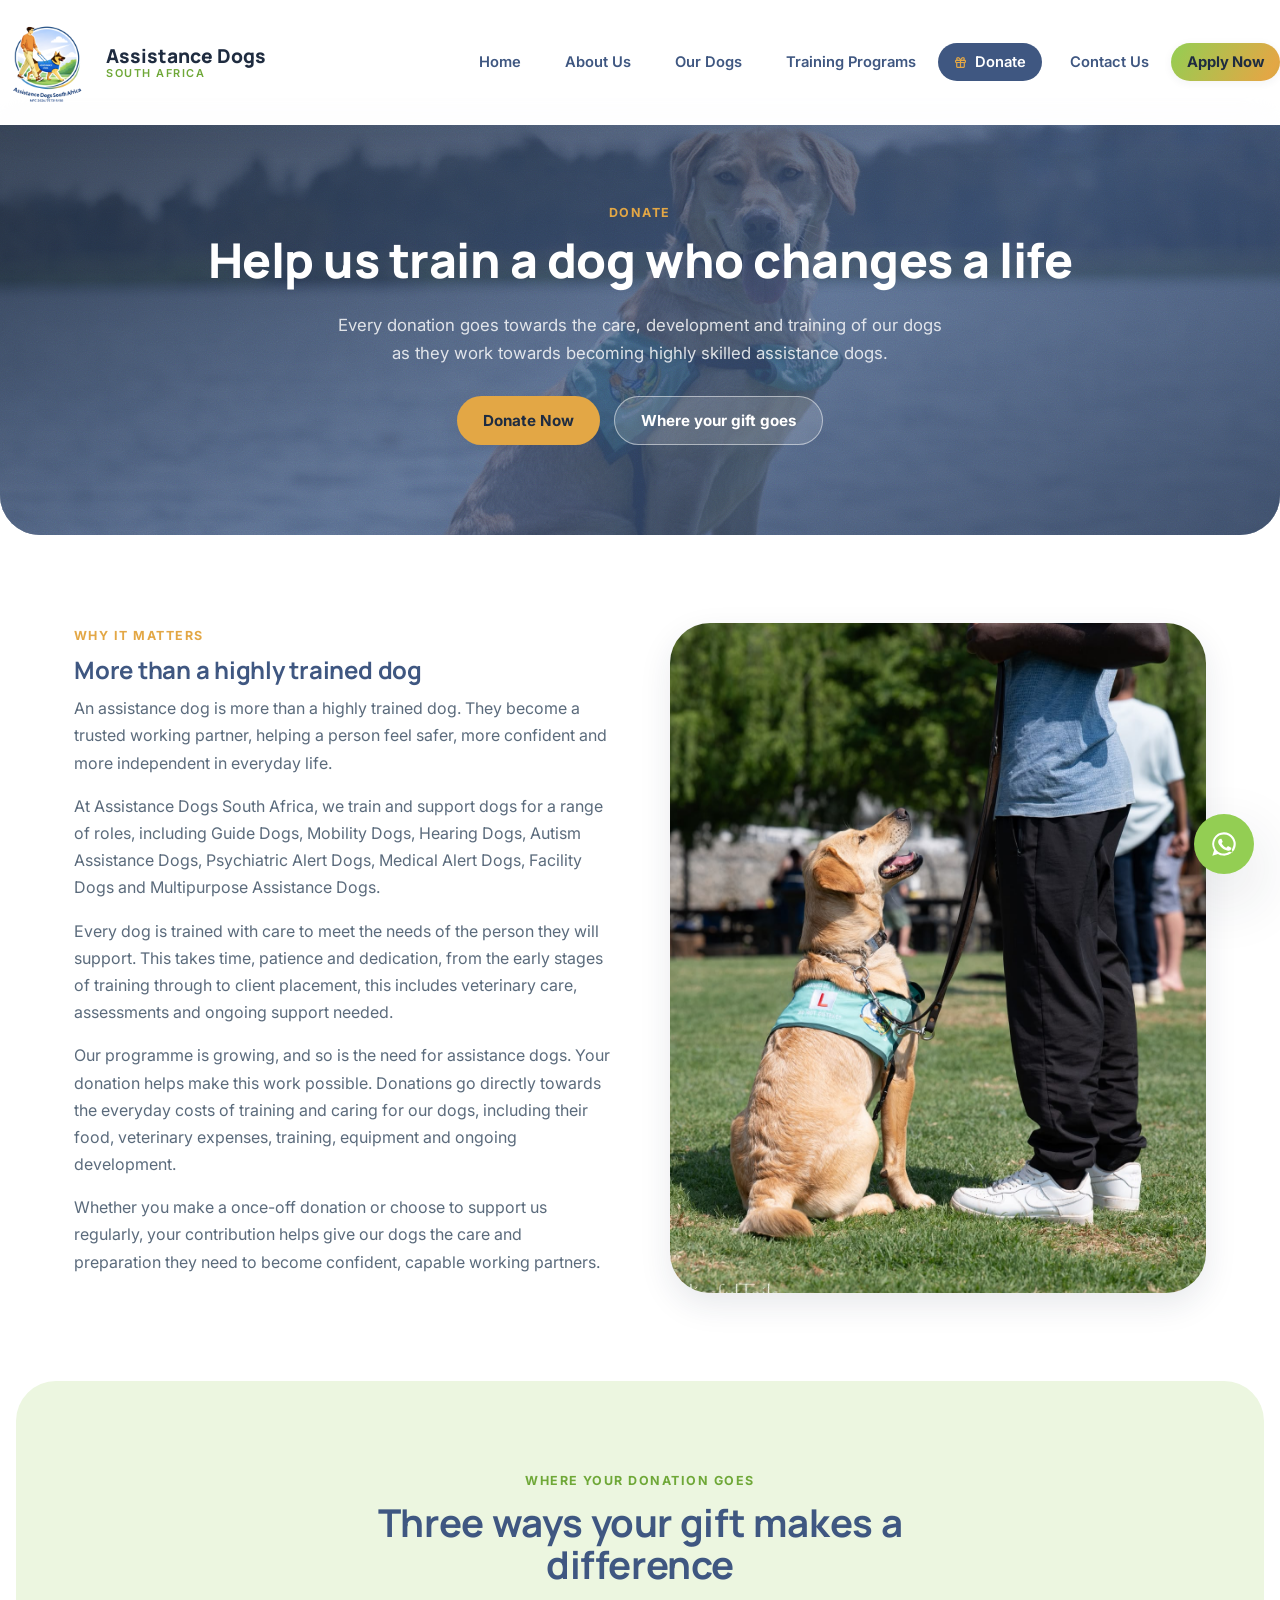
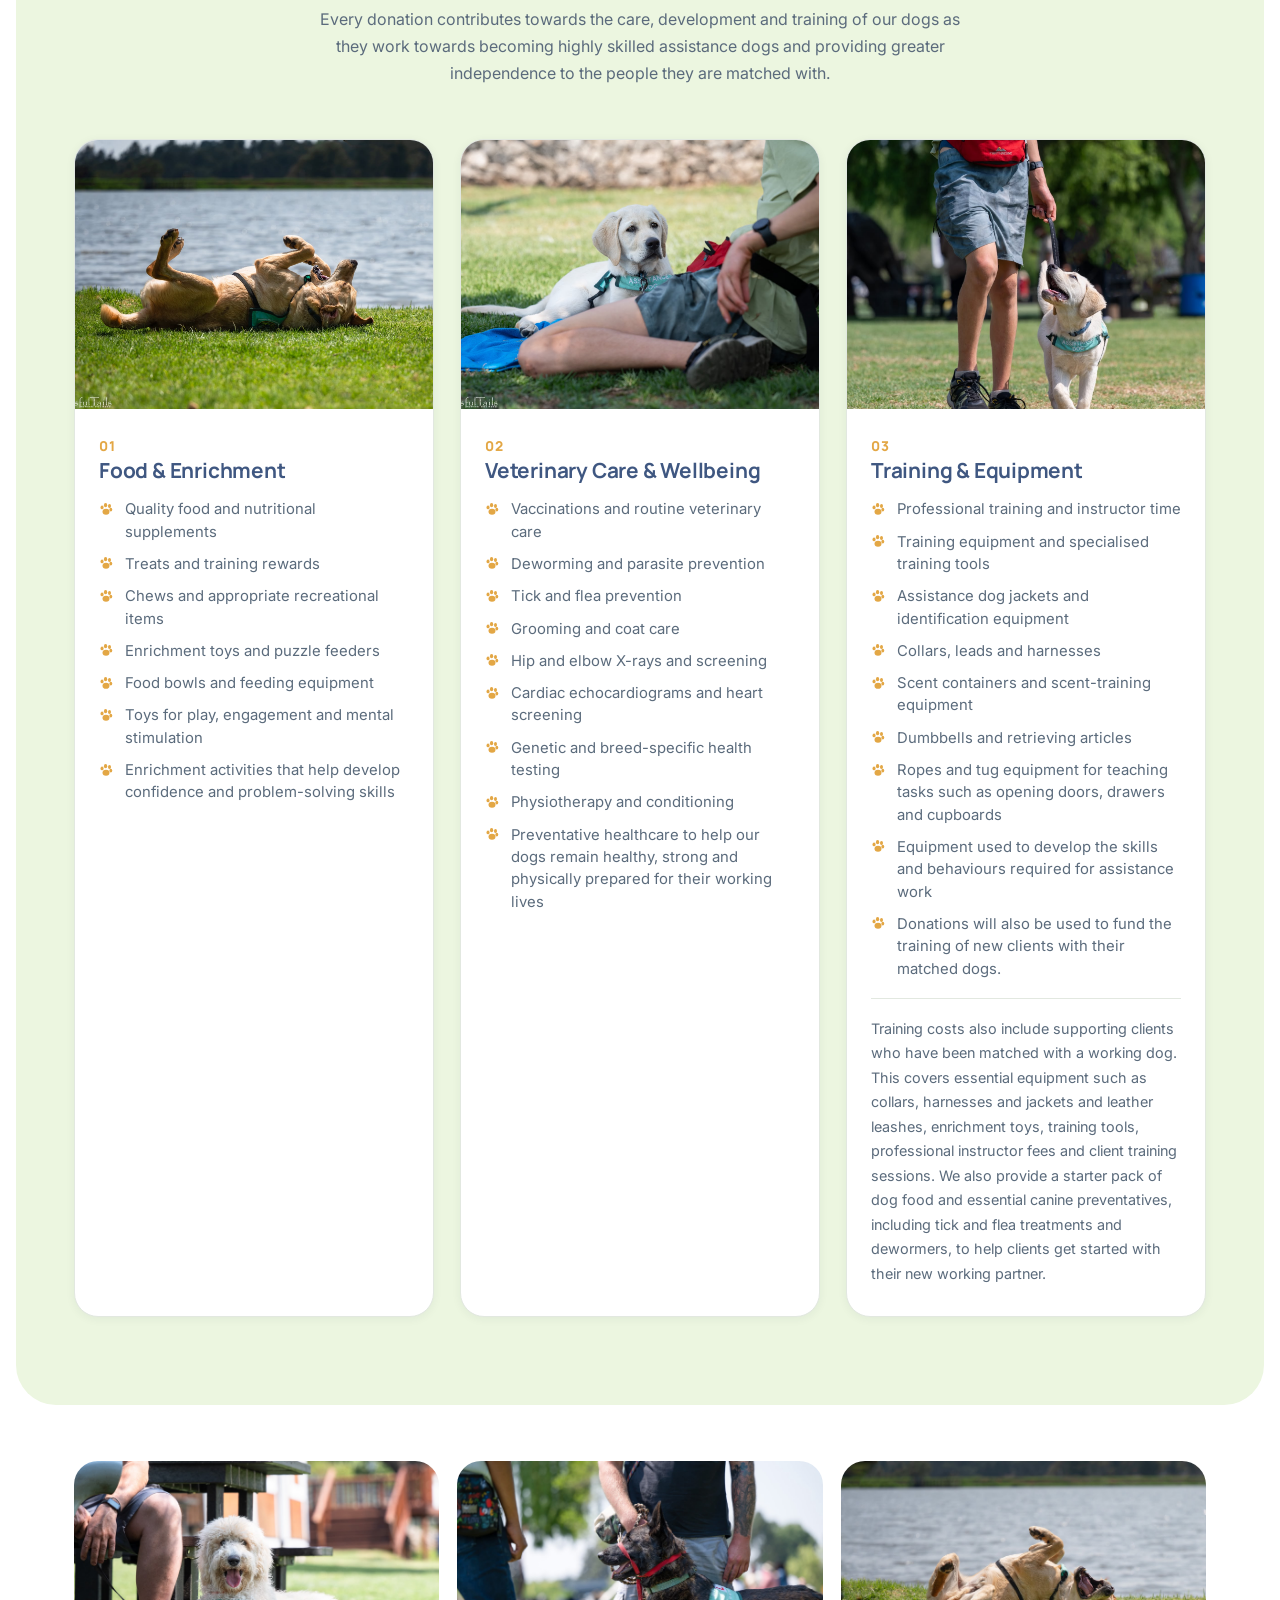
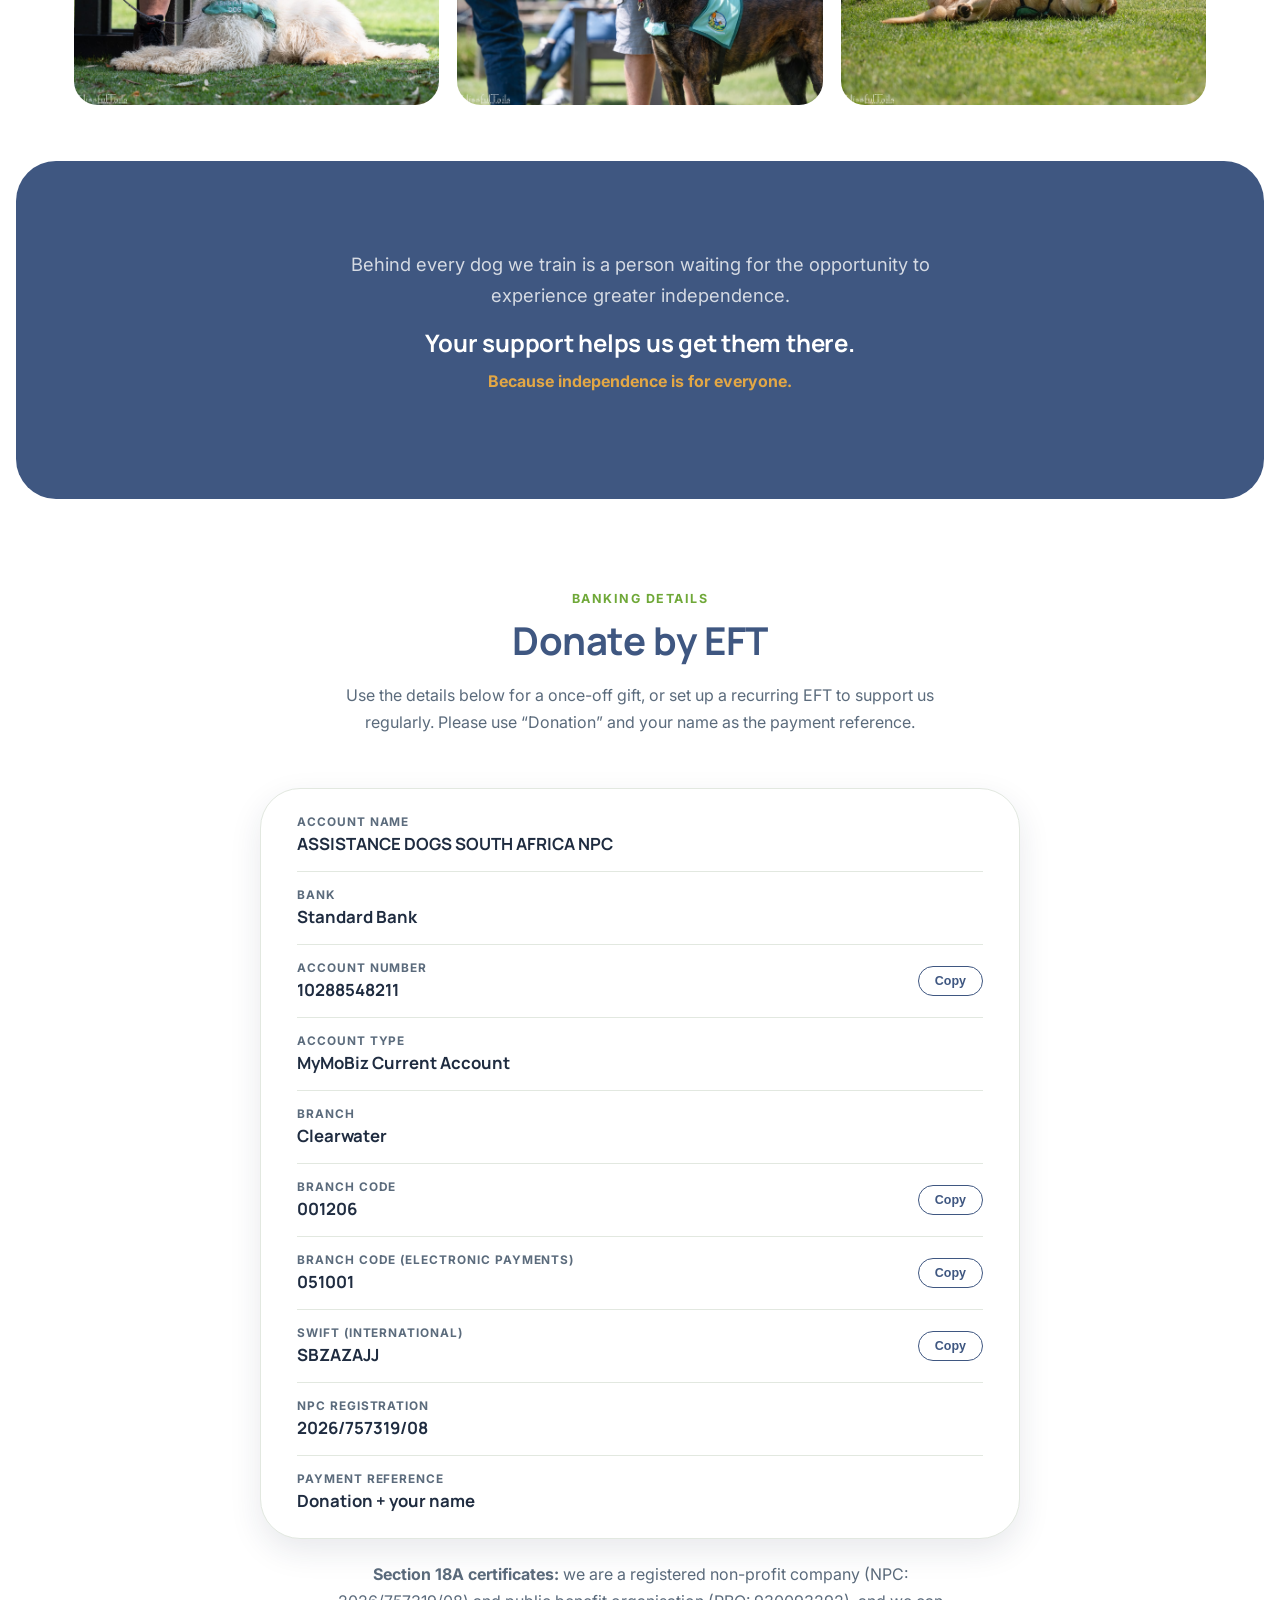
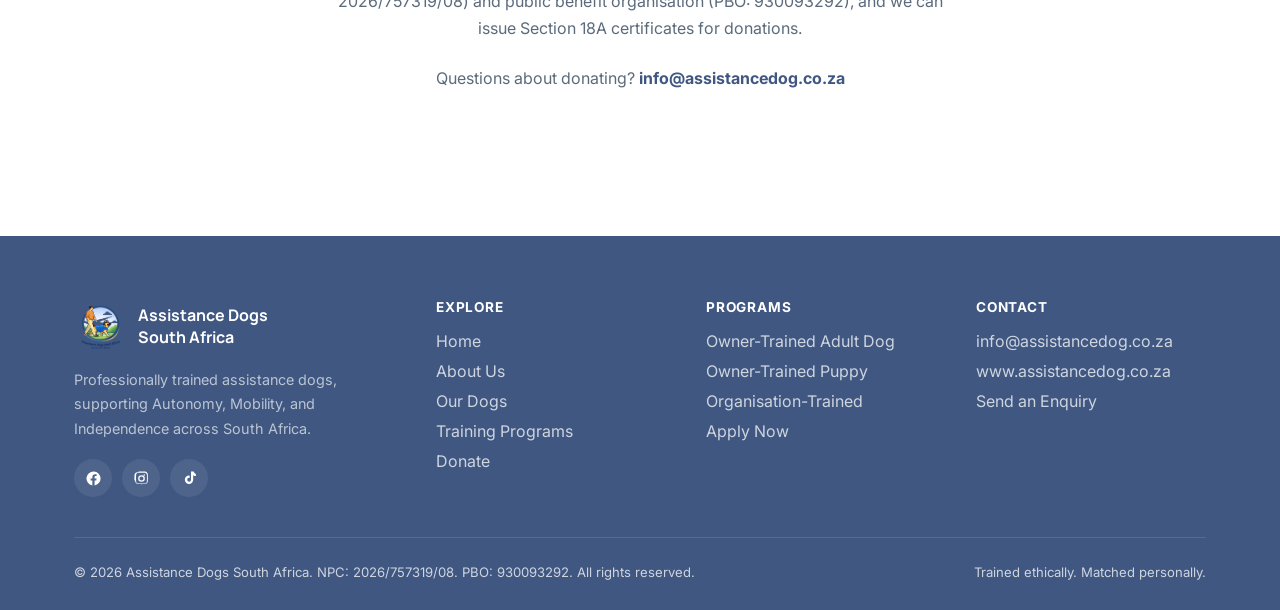
<file: donate.html>
<!DOCTYPE html>
<html lang="en">
<head>
<meta charset="UTF-8">
<meta name="viewport" content="width=device-width, initial-scale=1.0">
<title>Donate — Assistance Dogs South Africa</title>
<meta name="description" content="Support the care, training and development of assistance dogs in South Africa. Every donation helps give someone greater independence.">
<link rel="icon" href="assets/img/favicon.png">
<link rel="apple-touch-icon" href="assets/img/apple-touch-icon.png">
<link rel="stylesheet" href="assets/css/style.css">
</head>
<body>

<header class="site-header">
  <div class="container-wide nav-row">
    <a href="index.html" class="brand">
      <img src="assets/img/logo.png" alt="Assistance Dogs South Africa logo">
      <span>Assistance Dogs<br><small>South Africa</small></span>
    </a>
    <button class="nav-toggle" aria-label="Toggle menu"><span></span></button>
    <nav class="main-nav">
      <ul>
        <li><a href="index.html"><span class="nav-icon"><svg viewBox="0 0 24 24"><path d="M3 11l9-7 9 7"/><path d="M5 10v9a1 1 0 0 0 1 1h4v-6h4v6h4a1 1 0 0 0 1-1v-9"/></svg></span>Home</a></li>
        <li><a href="about.html"><span class="nav-icon"><svg viewBox="0 0 24 24"><path d="M12 21s-6.5-4.35-9.3-8.6C.9 9.3 2 5.7 5.4 5c2-.4 3.7.6 4.6 2.1C10.9 5.6 12.6 4.6 14.6 5c3.4.7 4.5 4.3 2.7 7.4C14.5 16.65 12 21 12 21z"/></svg></span>About Us</a></li>
        <li><a href="dogs.html"><span class="nav-icon"><svg viewBox="0 0 64 64" style="fill:var(--gold);stroke:none;"><ellipse cx="32" cy="40" rx="16" ry="14"/><ellipse cx="14" cy="20" rx="7" ry="9"/><ellipse cx="30" cy="10" rx="7.5" ry="9.5"/><ellipse cx="48" cy="14" rx="7" ry="9"/><ellipse cx="54" cy="30" rx="6.5" ry="8.5"/></svg></span>Our Dogs</a></li>
        <li><a href="programs.html"><span class="nav-icon"><svg viewBox="0 0 24 24"><path d="M12 3L2 8l10 5 10-5-10-5z"/><path d="M6 10.5V16c0 1.5 3 3 6 3s6-1.5 6-3v-5.5"/><path d="M22 8v6"/></svg></span>Training Programs</a></li>
        <li><a href="donate.html"><span class="nav-icon"><svg viewBox="0 0 24 24"><rect x="3" y="8" width="18" height="4" rx="1"/><path d="M12 8v13M5 12v8a1 1 0 0 0 1 1h12a1 1 0 0 0 1-1v-8M7.5 8a2.5 2.5 0 1 1 0-5C10 3 12 8 12 8s2-5 4.5-5a2.5 2.5 0 1 1 0 5"/></svg></span>Donate</a></li>
        <li><a href="contact.html"><span class="nav-icon"><svg viewBox="0 0 24 24"><rect x="3" y="5" width="18" height="14" rx="2"/><path d="M3 6l9 7 9-7"/></svg></span>Contact Us</a></li>
        <li><a href="contact.html" class="nav-cta">Apply Now</a></li>
      </ul>
    </nav>
  </div>
</header>

<main>
  <section class="page-hero page-hero-photo">
    <div class="hero-bg-photo" style="background-image:url('assets/img/eighttt.jpeg')"></div>
    <div class="container-wide">
      <span class="crumb">Donate</span>
      <h1>Help us train a dog who changes a life</h1>
      <p>Every donation goes towards the care, development and training of our dogs as they work towards becoming highly skilled assistance dogs.</p>
      <div class="hero-actions" style="margin-top:28px;justify-content:center;"><a href="#banking" class="btn btn-gold">Donate Now</a><a href="#where" class="btn btn-ghost-white">Where your gift goes</a></div>
    </div>
  </section>

  <section>
    <div class="container two-col reveal">
      <div>
        <span class="crumb">Why it matters</span>
        <h2>More than a highly trained dog</h2>
        <p>An assistance dog is more than a highly trained dog. They become a trusted working partner, helping a person feel safer, more confident and more independent in everyday life.</p>
        <p>At Assistance Dogs South Africa, we train and support dogs for a range of roles, including Guide Dogs, Mobility Dogs, Hearing Dogs, Autism Assistance Dogs, Psychiatric Alert Dogs, Medical Alert Dogs, Facility Dogs and Multipurpose Assistance Dogs.</p>
        <p>Every dog is trained with care to meet the needs of the person they will support. This takes time, patience and dedication, from the early stages of training through to client placement, this includes veterinary care, assessments and ongoing support needed.</p>
        <p>Our programme is growing, and so is the need for assistance dogs. Your donation helps make this work possible. Donations go directly towards the everyday costs of training and caring for our dogs, including their food, veterinary expenses, training, equipment and ongoing development.</p>
        <p>Whether you make a once-off donation or choose to support us regularly, your contribution helps give our dogs the care and preparation they need to become confident, capable working partners.</p>
      </div>
      <img class="photo-rounded reveal" src="assets/img/fourrr.jpeg" alt="A young assistance dog in a jacket looking up at its handler" loading="lazy">
    </div>
  </section>

  <section class="section-mist" id="where">
    <div class="container">
      <div class="section-head reveal">
        <span class="crumb">Where your donation goes</span>
        <h2>Three ways your gift makes a difference</h2>
        <p>Every donation contributes towards the care, development and training of our dogs as they work towards becoming highly skilled assistance dogs and providing greater independence to the people they are matched with.</p>
      </div>
      <div class="vision-grid"><div class="vision-card reveal"><img src="assets/img/sevennn.jpeg" alt="A happy assistance dog rolling in the grass by a lake" loading="lazy"><div class="vision-body"><span class="vision-num">01</span><h3>Food &amp; Enrichment</h3><ul class="paw-list"><li>Quality food and nutritional supplements</li><li>Treats and training rewards</li><li>Chews and appropriate recreational items</li><li>Enrichment toys and puzzle feeders</li><li>Food bowls and feeding equipment</li><li>Toys for play, engagement and mental stimulation</li><li>Enrichment activities that help develop confidence and problem-solving skills</li></ul></div></div><div class="vision-card reveal"><img src="assets/img/twooo.jpeg" alt="An assistance dog puppy resting on the grass" loading="lazy"><div class="vision-body"><span class="vision-num">02</span><h3>Veterinary Care &amp; Wellbeing</h3><ul class="paw-list"><li>Vaccinations and routine veterinary care</li><li>Deworming and parasite prevention</li><li>Tick and flea prevention</li><li>Grooming and coat care</li><li>Hip and elbow X-rays and screening</li><li>Cardiac echocardiograms and heart screening</li><li>Genetic and breed-specific health testing</li><li>Physiotherapy and conditioning</li><li>Preventative healthcare to help our dogs remain healthy, strong and physically prepared for their working lives</li></ul></div></div><div class="vision-card reveal"><img src="assets/img/threee.jpeg" alt="A puppy in an assistance dog jacket walking beside its trainer" loading="lazy"><div class="vision-body"><span class="vision-num">03</span><h3>Training &amp; Equipment</h3><ul class="paw-list"><li>Professional training and instructor time</li><li>Training equipment and specialised training tools</li><li>Assistance dog jackets and identification equipment</li><li>Collars, leads and harnesses</li><li>Scent containers and scent-training equipment</li><li>Dumbbells and retrieving articles</li><li>Ropes and tug equipment for teaching tasks such as opening doors, drawers and cupboards</li><li>Equipment used to develop the skills and behaviours required for assistance work</li><li>Donations will also be used to fund the training of new clients with their matched dogs.</li></ul><p style="font-size:.9rem;margin:18px 0 0;padding-top:18px;border-top:1px solid var(--line);">Training costs also include supporting clients who have been matched with a working dog. This covers essential equipment such as collars, harnesses and jackets and leather leashes, enrichment toys, training tools, professional instructor fees and client training sessions. We also provide a starter pack of dog food and essential canine preventatives, including tick and flea treatments and dewormers, to help clients get started with their new working partner.</p></div></div></div>
    </div>
  </section>

  <section class="section-tight">
    <div class="container">
      <div class="photo-strip reveal"><img src="assets/img/oneee.jpeg" alt="A goldendoodle assistance dog resting beside a picnic table" loading="lazy"><img src="assets/img/fiveee.jpeg" alt="An assistance dog in training standing beside its handler" loading="lazy"><img src="assets/img/sixxx.jpeg" alt="An assistance dog laughing and rolling on the grass" loading="lazy"></div>
    </div>
  </section>

  <section class="section-navy">
    <div class="container text-center reveal" style="max-width:700px;margin:0 auto;">
      <p style="font-size:1.15rem;">Behind every dog we train is a person waiting for the opportunity to experience greater independence.</p>
      <h2>Your support helps us get them there.</h2>
      <p style="font-weight:700;color:var(--gold);">Because independence is for everyone.</p>
    </div>
  </section>

  <section id="banking">
    <div class="container">
      <div class="section-head reveal">
        <span class="crumb">Banking details</span>
        <h2>Donate by EFT</h2>
        <p>Use the details below for a once-off gift, or set up a recurring EFT to support us regularly. Please use “Donation” and your name as the payment reference.</p>
      </div>
      <div class="bank-card reveal"><div class="bank-row"><div><span class="bank-label">Account name</span><strong>ASSISTANCE DOGS SOUTH AFRICA NPC</strong></div></div><div class="bank-row"><div><span class="bank-label">Bank</span><strong>Standard Bank</strong></div></div><div class="bank-row"><div><span class="bank-label">Account number</span><strong>10288548211</strong></div><button type="button" class="copy-btn" data-copy="10288548211">Copy</button></div><div class="bank-row"><div><span class="bank-label">Account type</span><strong>MyMoBiz Current Account</strong></div></div><div class="bank-row"><div><span class="bank-label">Branch</span><strong>Clearwater</strong></div></div><div class="bank-row"><div><span class="bank-label">Branch code</span><strong>001206</strong></div><button type="button" class="copy-btn" data-copy="001206">Copy</button></div><div class="bank-row"><div><span class="bank-label">Branch code (electronic payments)</span><strong>051001</strong></div><button type="button" class="copy-btn" data-copy="051001">Copy</button></div><div class="bank-row"><div><span class="bank-label">SWIFT (international)</span><strong>SBZAZAJJ</strong></div><button type="button" class="copy-btn" data-copy="SBZAZAJJ">Copy</button></div><div class="bank-row"><div><span class="bank-label">NPC registration</span><strong>2026/757319/08</strong></div></div><div class="bank-row"><div><span class="bank-label">Payment reference</span><strong>Donation + your name</strong></div></div></div>
      <p class="text-center" style="max-width:640px;margin:22px auto 0;"><strong>Section 18A certificates:</strong> we are a registered non-profit company (NPC: 2026/757319/08) and public benefit organisation (PBO: 930093292), and we can issue Section 18A certificates for donations.</p>
      <p class="text-center" style="margin-top:22px;">Questions about donating? <a href="mailto:info@assistancedog.co.za" style="color:var(--navy);font-weight:700;">info@assistancedog.co.za</a></p>
    </div>
  </section>
</main>

<footer>
  <div class="container">
    <div class="footer-grid">
      <div>
        <div class="footer-brand">
          <img src="assets/img/logo.png" alt="Assistance Dogs South Africa logo">
          <strong>Assistance Dogs<br>South Africa</strong>
        </div>
        <p style="color:rgba(255,255,255,.65); font-size:.9rem;">Professionally trained assistance dogs, supporting Autonomy, Mobility, and Independence across South Africa.</p>
        <div class="social-row">
          <a href="#" aria-label="Facebook"><svg viewBox="0 0 24 24"><path d="M22 12a10 10 0 1 0-11.6 9.9v-7H7.9V12h2.5V9.8c0-2.5 1.5-3.9 3.8-3.9 1.1 0 2.2.2 2.2.2v2.4h-1.3c-1.2 0-1.6.8-1.6 1.6V12h2.8l-.4 2.9h-2.4v7A10 10 0 0 0 22 12z"/></svg></a>
          <a href="#" aria-label="Instagram"><svg viewBox="0 0 24 24"><path d="M12 2c2.7 0 3 0 4.1.1 1.1 0 1.8.2 2.2.4.5.2.9.5 1.3.9.4.4.7.8.9 1.3.2.4.4 1.1.4 2.2.1 1.1.1 1.4.1 4.1s0 3-.1 4.1c0 1.1-.2 1.8-.4 2.2-.2.5-.5.9-.9 1.3-.4.4-.8.7-1.3.9-.4.2-1.1.4-2.2.4-1.1.1-1.4.1-4.1.1s-3 0-4.1-.1c-1.1 0-1.8-.2-2.2-.4-.5-.2-.9-.5-1.3-.9-.4-.4-.7-.8-.9-1.3-.2-.4-.4-1.1-.4-2.2C2 15 2 14.7 2 12s0-3 .1-4.1c0-1.1.2-1.8.4-2.2.2-.5.5-.9.9-1.3.4-.4.8-.7 1.3-.9.4-.2 1.1-.4 2.2-.4C8 2 8.3 2 11 2zm0 1.8c-2.6 0-2.9 0-4 .1-.9 0-1.4.2-1.7.3-.4.2-.7.3-1 .6-.3.3-.5.6-.6 1-.1.3-.3.8-.3 1.7-.1 1.1-.1 1.4-.1 4s0 2.9.1 4c0 .9.2 1.4.3 1.7.2.4.3.7.6 1 .3.3.6.5 1 .6.3.1.8.3 1.7.3 1.1.1 1.4.1 4 .1s2.9 0 4-.1c.9 0 1.4-.2 1.7-.3.4-.2.7-.3 1-.6.3-.3.5-.6.6-1 .1-.3.3-.8.3-1.7.1-1.1.1-1.4.1-4s0-2.9-.1-4c0-.9-.2-1.4-.3-1.7-.2-.4-.3-.7-.6-1-.3-.3-.6-.5-1-.6-.3-.1-.8-.3-1.7-.3-1.1-.1-1.4-.1-4-.1zm0 3.5a4.7 4.7 0 1 1 0 9.4 4.7 4.7 0 0 1 0-9.4zm0 1.8a2.9 2.9 0 1 0 0 5.8 2.9 2.9 0 0 0 0-5.8zm5-2a1.1 1.1 0 1 1-2.2 0 1.1 1.1 0 0 1 2.2 0z"/></svg></a>
          <a href="#" aria-label="TikTok"><svg viewBox="0 0 24 24"><path d="M15 2h3.1c.2 1.6 1.2 3 2.9 3.5v3.1c-1.4 0-2.7-.4-3.8-1.2v6.4a5.9 5.9 0 1 1-5.9-5.9c.3 0 .6 0 .9.1v3.2a2.7 2.7 0 1 0 1.9 2.6V2z"/></svg></a>
        </div>
      </div>
      <div>
        <h4>Explore</h4>
        <ul>
          <li><a href="index.html">Home</a></li>
          <li><a href="about.html">About Us</a></li>
          <li><a href="dogs.html">Our Dogs</a></li>
          <li><a href="programs.html">Training Programs</a></li>
          <li><a href="donate.html">Donate</a></li>
        </ul>
      </div>
      <div>
        <h4>Programs</h4>
        <ul>
          <li><a href="programs.html">Owner-Trained Adult Dog</a></li>
          <li><a href="programs.html">Owner-Trained Puppy</a></li>
          <li><a href="programs.html">Organisation-Trained</a></li>
          <li><a href="contact.html">Apply Now</a></li>
        </ul>
      </div>
      <div>
        <h4>Contact</h4>
        <ul>
          <li><a href="mailto:info@assistancedog.co.za">info@assistancedog.co.za</a></li>
          <li><a href="https://www.assistancedog.co.za">www.assistancedog.co.za</a></li>
          <li><a href="contact.html">Send an Enquiry</a></li>
        </ul>
      </div>
    </div>
    <div class="footer-bottom">
      <span>© 2026 Assistance Dogs South Africa. NPC: 2026/757319/08. PBO: 930093292. All rights reserved.</span>
      <span>Trained ethically. Matched personally.</span>
    </div>
  </div>
</footer>

<a class="whatsapp-fab" href="https://wa.me/27000000000" target="_blank" rel="noopener" aria-label="Chat on WhatsApp">
  <svg viewBox="0 0 24 24"><path d="M12 2a10 10 0 0 0-8.5 15.3L2 22l4.8-1.5A10 10 0 1 0 12 2zm0 1.8a8.2 8.2 0 0 1 7 12.4l-.3.5.7 2.6-2.7-.7-.5.3A8.2 8.2 0 1 1 12 3.8zm-3.4 4c-.2 0-.5 0-.7.3-.2.3-.9.9-.9 2.1s1 2.4 1.1 2.6c.1.1 2 3 4.8 4.2 2.4 1 2.8.9 3.3.8.5-.1 1.7-.7 1.9-1.3.2-.6.2-1.2.2-1.3-.1-.1-.3-.2-.5-.3l-2-1c-.3-.1-.5-.1-.7.1l-.7 1c-.1.1-.3.2-.5.1-.6-.3-1.6-.9-2.4-1.7-.7-.7-1.2-1.5-1.4-1.9-.1-.2 0-.4.1-.5l.5-.6c.1-.2.2-.4.1-.6l-.9-2c-.1-.3-.4-.3-.6-.3z"/></svg>
</a>

<script src="assets/js/main.js"></script>
<script>document.querySelectorAll('[data-copy]').forEach(function(b){b.addEventListener('click',function(){var t=b.getAttribute('data-copy'),o=b.textContent;function d(){b.textContent='Copied';setTimeout(function(){b.textContent=o},1500)}if(navigator.clipboard){navigator.clipboard.writeText(t).then(d)}else{d()}})});</script>
</body>
</html>
</file>
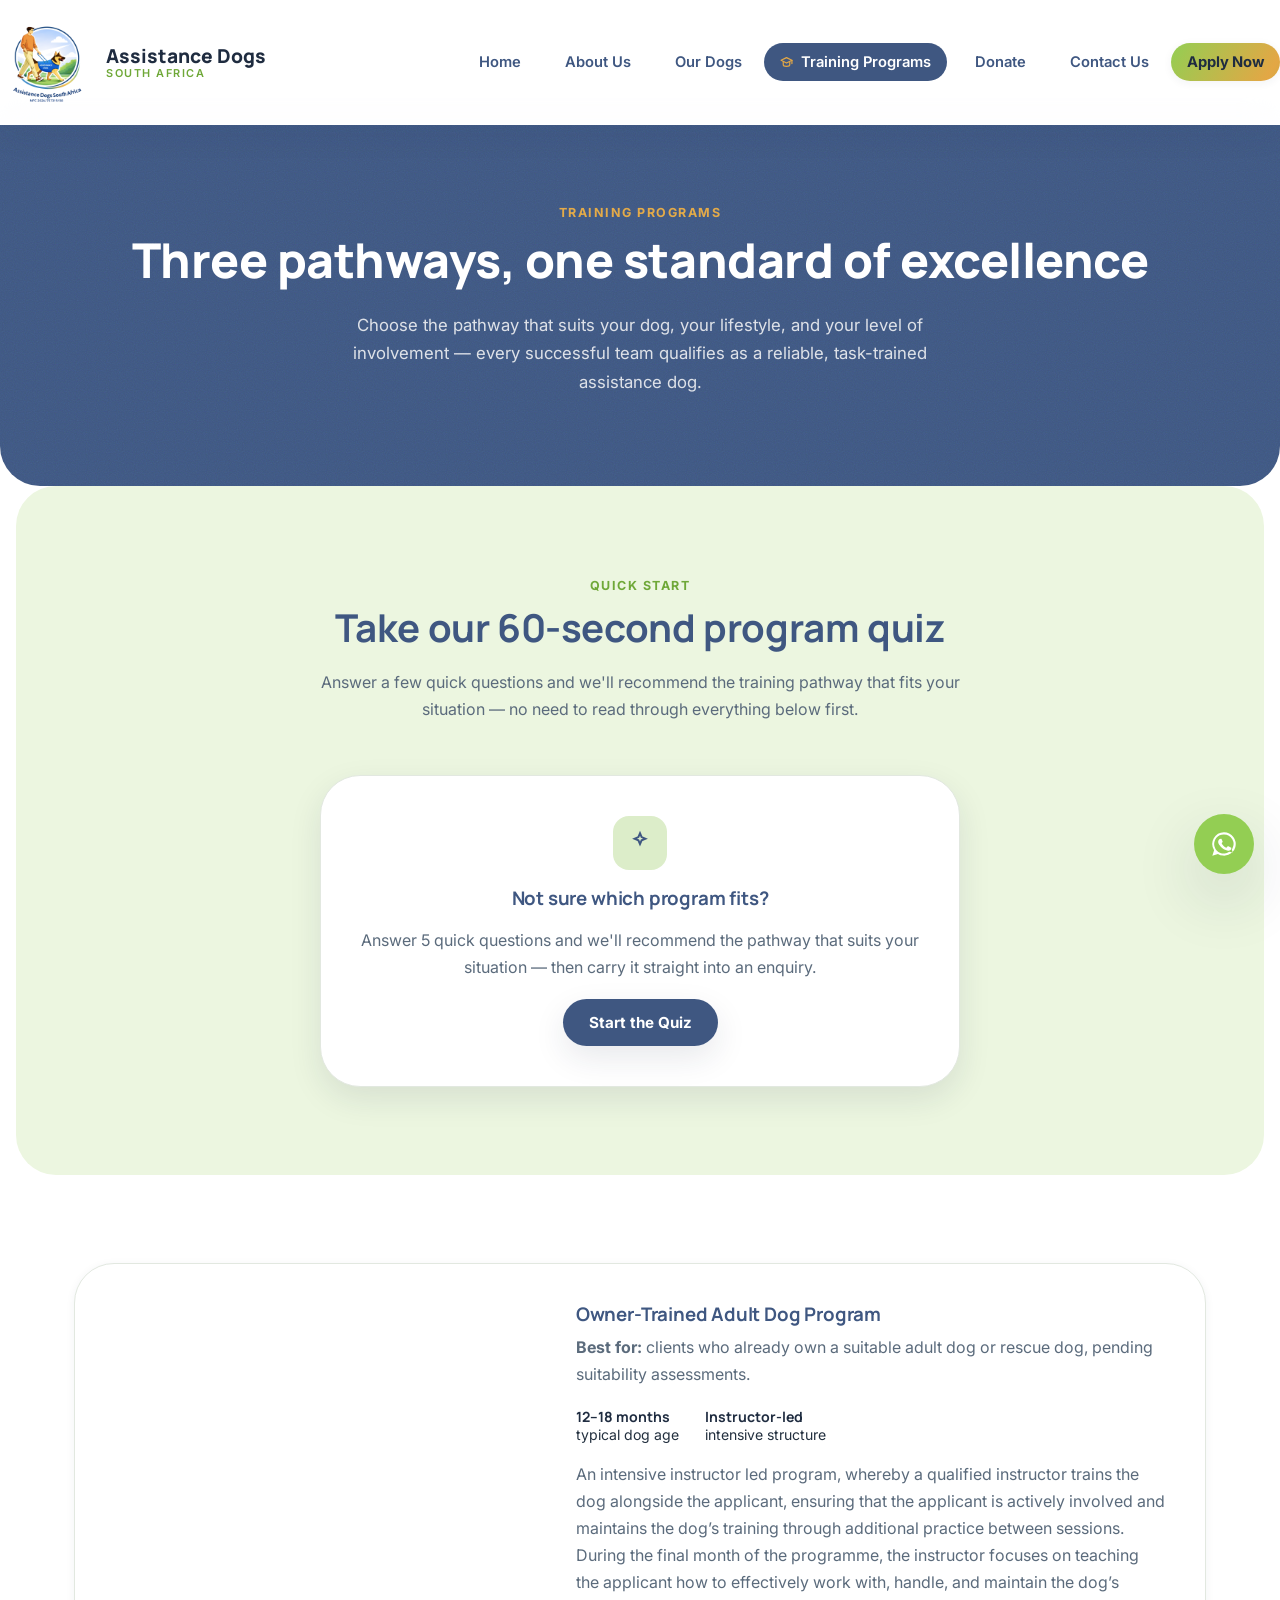
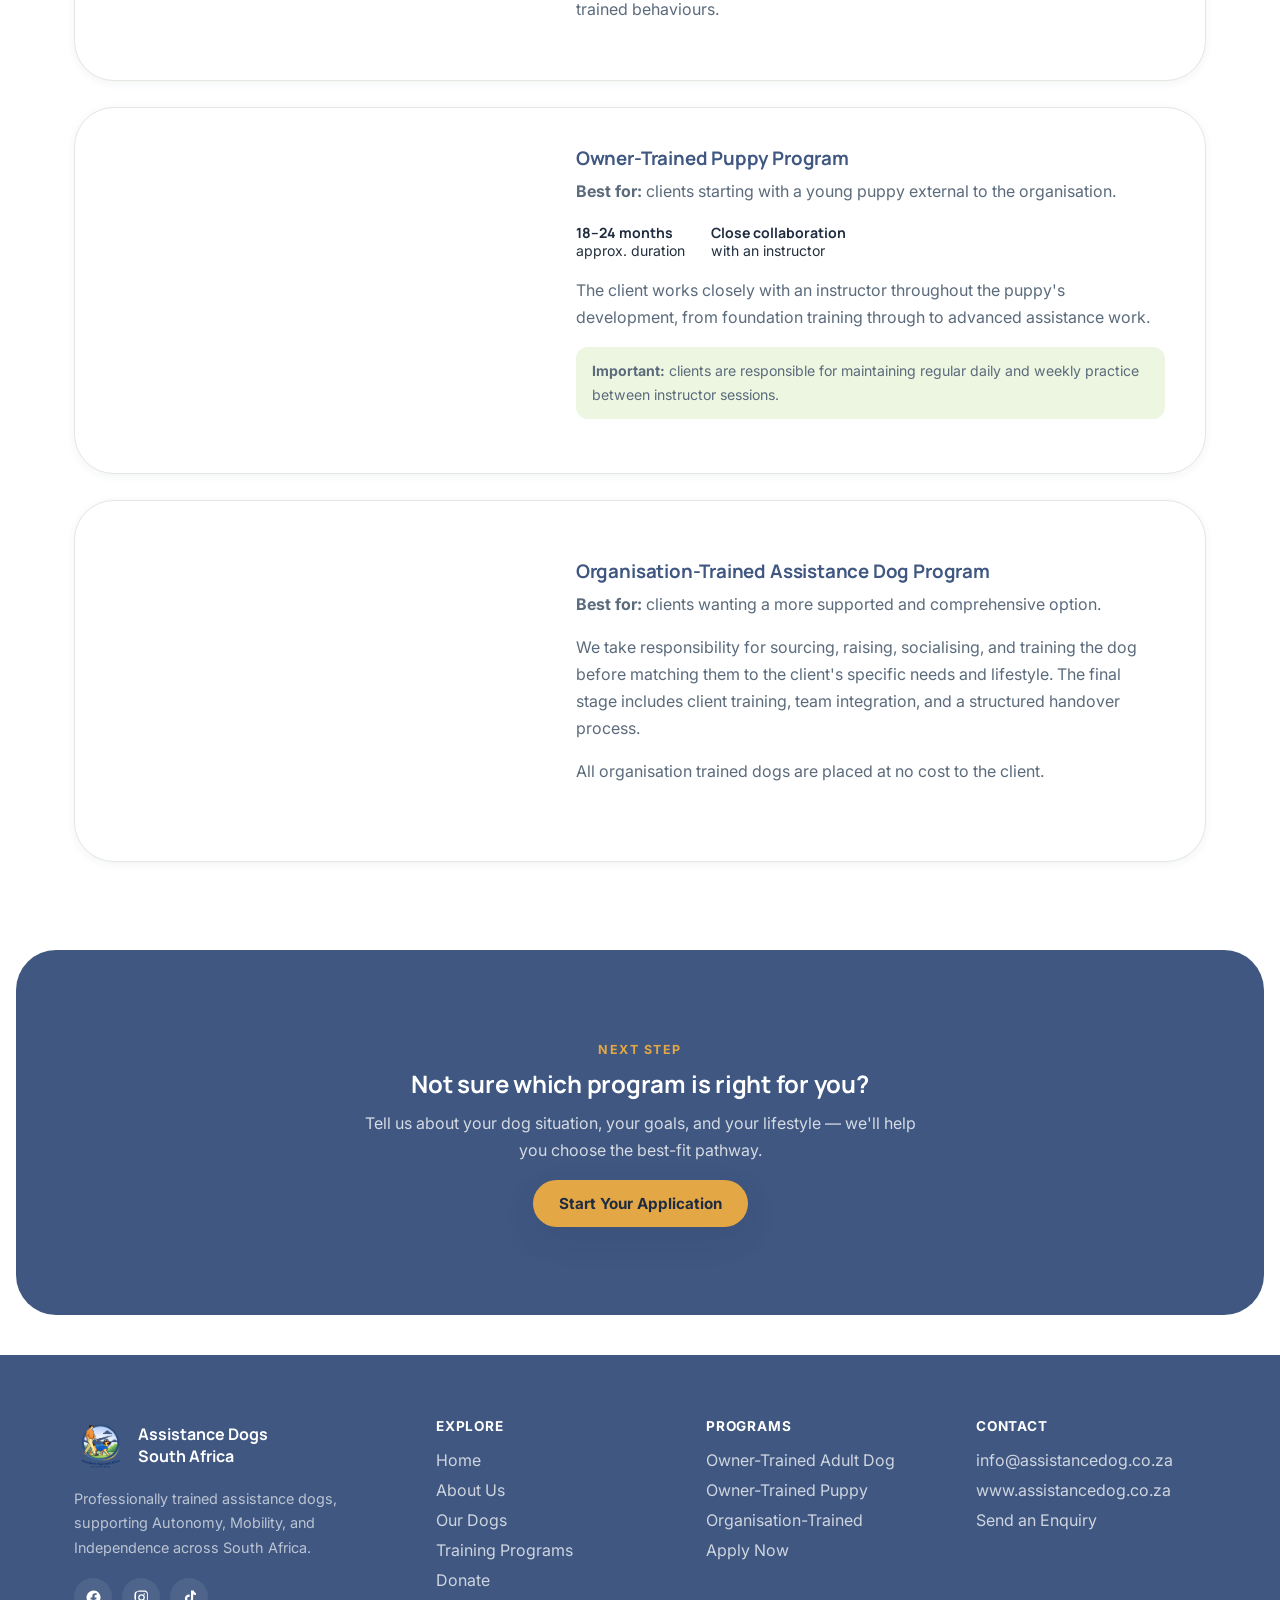
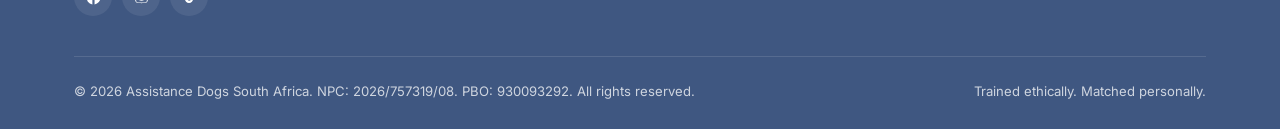
<file: programs.html>
<!DOCTYPE html>
<html lang="en">
<head>
<meta charset="UTF-8">
<meta name="viewport" content="width=device-width, initial-scale=1.0">
<title>Training Programs — Assistance Dogs South Africa</title>
<meta name="description" content="Compare our three training pathways: Owner-Trained Adult Dog, Owner-Trained Puppy, and Organisation-Trained Assistance Dog programs.">
<link rel="icon" href="assets/img/favicon.png">
<link rel="apple-touch-icon" href="assets/img/apple-touch-icon.png">
<link rel="stylesheet" href="assets/css/style.css">
</head>
<body>

<header class="site-header">
  <div class="container-wide nav-row">
    <a href="index.html" class="brand">
      <img src="assets/img/logo.png" alt="Assistance Dogs South Africa logo">
      <span>Assistance Dogs<br><small>South Africa</small></span>
    </a>
    <button class="nav-toggle" aria-label="Toggle menu"><span></span></button>
    <nav class="main-nav">
      <ul>
        <li><a href="index.html"><span class="nav-icon"><svg viewBox="0 0 24 24"><path d="M3 11l9-7 9 7"/><path d="M5 10v9a1 1 0 0 0 1 1h4v-6h4v6h4a1 1 0 0 0 1-1v-9"/></svg></span>Home</a></li>
        <li><a href="about.html"><span class="nav-icon"><svg viewBox="0 0 24 24"><path d="M12 21s-6.5-4.35-9.3-8.6C.9 9.3 2 5.7 5.4 5c2-.4 3.7.6 4.6 2.1C10.9 5.6 12.6 4.6 14.6 5c3.4.7 4.5 4.3 2.7 7.4C14.5 16.65 12 21 12 21z"/></svg></span>About Us</a></li>
        <li><a href="dogs.html"><span class="nav-icon"><svg viewBox="0 0 64 64" style="fill:var(--gold);stroke:none;"><ellipse cx="32" cy="40" rx="16" ry="14"/><ellipse cx="14" cy="20" rx="7" ry="9"/><ellipse cx="30" cy="10" rx="7.5" ry="9.5"/><ellipse cx="48" cy="14" rx="7" ry="9"/><ellipse cx="54" cy="30" rx="6.5" ry="8.5"/></svg></span>Our Dogs</a></li>
        <li><a href="programs.html"><span class="nav-icon"><svg viewBox="0 0 24 24"><path d="M12 3L2 8l10 5 10-5-10-5z"/><path d="M6 10.5V16c0 1.5 3 3 6 3s6-1.5 6-3v-5.5"/><path d="M22 8v6"/></svg></span>Training Programs</a></li>
        <li><a href="donate.html"><span class="nav-icon"><svg viewBox="0 0 24 24"><rect x="3" y="8" width="18" height="4" rx="1"/><path d="M12 8v13M5 12v8a1 1 0 0 0 1 1h12a1 1 0 0 0 1-1v-8M7.5 8a2.5 2.5 0 1 1 0-5C10 3 12 8 12 8s2-5 4.5-5a2.5 2.5 0 1 1 0 5"/></svg></span>Donate</a></li>
        <li><a href="contact.html"><span class="nav-icon"><svg viewBox="0 0 24 24"><rect x="3" y="5" width="18" height="14" rx="2"/><path d="M3 6l9 7 9-7"/></svg></span>Contact Us</a></li>
        <li><a href="contact.html" class="nav-cta">Apply Now</a></li>
      </ul>
    </nav>
  </div>
</header>

<main>

  <section class="page-hero">
    <div class="container-wide">
      <span class="crumb">Training Programs</span>
      <h1>Three pathways, one standard of excellence</h1>
      <p>Choose the pathway that suits your dog, your lifestyle, and your level of involvement — every successful team qualifies as a reliable, task-trained assistance dog.</p>
    </div>
  </section>

  <section class="section-mist">
    <div class="container">
      <div class="section-head reveal">
        <span class="crumb">Quick start</span>
        <h2>Take our 60-second program quiz</h2>
        <p>Answer a few quick questions and we'll recommend the training pathway that fits your situation — no need to read through everything below first.</p>
      </div>
      <div id="program-quiz" class="quiz-widget reveal"></div>
    </div>
  </section>

  <section>
    <div class="container">

      <div class="program-card reveal">
        <div class="program-media img-placeholder has-photo reveal reveal-wipe">
          <span class="badge-num">Option 1</span>
          <img src="assets/img/Owner-Trained%20Puppy%20Program.png" alt="Puppy in early foundation training" loading="lazy">
        </div>
        <div>
          <h3>Owner-Trained Adult Dog Program</h3>
          <p><strong>Best for:</strong> clients who already own a suitable adult dog or rescue dog, pending suitability assessments.</p>
          <div class="meta-row">
            <div class="meta-item"><strong>12–18 months</strong>typical dog age</div>
            <div class="meta-item"><strong>Instructor-led</strong>intensive structure</div>
          </div>
          <p>An intensive instructor led program, whereby a qualified instructor trains the dog alongside the applicant, ensuring that the applicant is actively involved and maintains the dog’s training through additional practice between sessions. During the final month of the programme, the instructor
focuses on teaching the applicant how to effectively work with, handle, and maintain the dog’s trained behaviours.</p>
        </div>
      </div>

      <div class="program-card reveal">
        <div class="program-media img-placeholder has-photo reveal reveal-wipe">
          <span class="badge-num">Option 2</span>
          <img src="assets/img/Owner-Trained%20Adult%20Dog%20Program.png" alt="Adult dog training session" loading="lazy">
        </div>
        <div>
          <h3>Owner-Trained Puppy Program</h3>
          <p><strong>Best for:</strong> clients starting with a young puppy external to the organisation.</p>
          <div class="meta-row">
            <div class="meta-item"><strong>18–24 months</strong>approx. duration</div>
            <div class="meta-item"><strong>Close collaboration</strong>with an instructor</div>
          </div>
          <p>The client works closely with an instructor throughout the puppy's development, from foundation training through to advanced assistance work.</p>
          <p style="font-size:.88rem; background:var(--mist); padding:12px 16px; border-radius:12px;"><strong>Important:</strong> clients are responsible for maintaining regular daily and weekly practice between instructor sessions.</p>
        </div>
      </div>

      <div class="program-card reveal">
        <div class="program-media img-placeholder has-photo reveal reveal-wipe">
          <span class="badge-num">Option 3</span>
          <img src="assets/img/Organisation-Trained%20Assistance%20Dog%20Program.png" alt="Handover day with client and dog" loading="lazy">
        </div>
        <div>
          <h3>Organisation-Trained Assistance Dog Program</h3>
          <p><strong>Best for:</strong> clients wanting a more supported and comprehensive option.</p>
          <p>We take responsibility for sourcing, raising, socialising, and training the dog before matching them to the client's specific needs and lifestyle. The final stage includes client training, team integration, and a structured handover process.</p>
          <p>All organisation trained dogs are placed at no cost to the client.</p>
        </div>
      </div>

    </div>
  </section>

  <section class="section-navy">
    <div class="container text-center reveal" style="max-width:620px; margin:0 auto;">
      <span class="crumb">Next step</span>
      <h2>Not sure which program is right for you?</h2>
      <p>Tell us about your dog situation, your goals, and your lifestyle — we'll help you choose the best-fit pathway.</p>
      <a href="contact.html" class="btn btn-gold">Start Your Application</a>
    </div>
  </section>

</main>

<footer>
  <div class="container">
    <div class="footer-grid">
      <div>
        <div class="footer-brand">
          <img src="assets/img/logo.png" alt="Assistance Dogs South Africa logo">
          <strong>Assistance Dogs<br>South Africa</strong>
        </div>
        <p style="color:rgba(255,255,255,.65); font-size:.9rem;">Professionally trained assistance dogs, supporting Autonomy, Mobility, and Independence across South Africa.</p>
        <div class="social-row">
          <a href="https://www.facebook.com/share/1JvxGa5LvE/?mibextid=wwXIfr" target="_blank" rel="noopener" aria-label="Facebook"><svg viewBox="0 0 24 24"><path d="M22 12a10 10 0 1 0-11.6 9.9v-7H7.9V12h2.5V9.8c0-2.5 1.5-3.9 3.8-3.9 1.1 0 2.2.2 2.2.2v2.4h-1.3c-1.2 0-1.6.8-1.6 1.6V12h2.8l-.4 2.9h-2.4v7A10 10 0 0 0 22 12z"/></svg></a>
          <a href="https://www.instagram.com/assistancedogssa?igsh=OHd2aG9zMnZqdXJm&utm_source=qr" target="_blank" rel="noopener" aria-label="Instagram"><svg viewBox="0 0 24 24"><path d="M12 2c2.7 0 3 0 4.1.1 1.1 0 1.8.2 2.2.4.5.2.9.5 1.3.9.4.4.7.8.9 1.3.2.4.4 1.1.4 2.2.1 1.1.1 1.4.1 4.1s0 3-.1 4.1c0 1.1-.2 1.8-.4 2.2-.2.5-.5.9-.9 1.3-.4.4-.8.7-1.3.9-.4.2-1.1.4-2.2.4-1.1.1-1.4.1-4.1.1s-3 0-4.1-.1c-1.1 0-1.8-.2-2.2-.4-.5-.2-.9-.5-1.3-.9-.4-.4-.7-.8-.9-1.3-.2-.4-.4-1.1-.4-2.2C2 15 2 14.7 2 12s0-3 .1-4.1c0-1.1.2-1.8.4-2.2.2-.5.5-.9.9-1.3.4-.4.8-.7 1.3-.9.4-.2 1.1-.4 2.2-.4C8 2 8.3 2 11 2zm0 1.8c-2.6 0-2.9 0-4 .1-.9 0-1.4.2-1.7.3-.4.2-.7.3-1 .6-.3.3-.5.6-.6 1-.1.3-.3.8-.3 1.7-.1 1.1-.1 1.4-.1 4s0 2.9.1 4c0 .9.2 1.4.3 1.7.2.4.3.7.6 1 .3.3.6.5 1 .6.3.1.8.3 1.7.3 1.1.1 1.4.1 4 .1s2.9 0 4-.1c.9 0 1.4-.2 1.7-.3.4-.2.7-.3 1-.6.3-.3.5-.6.6-1 .1-.3.3-.8.3-1.7.1-1.1.1-1.4.1-4s0-2.9-.1-4c0-.9-.2-1.4-.3-1.7-.2-.4-.3-.7-.6-1-.3-.3-.6-.5-1-.6-.3-.1-.8-.3-1.7-.3-1.1-.1-1.4-.1-4-.1zm0 3.5a4.7 4.7 0 1 1 0 9.4 4.7 4.7 0 0 1 0-9.4zm0 1.8a2.9 2.9 0 1 0 0 5.8 2.9 2.9 0 0 0 0-5.8zm5-2a1.1 1.1 0 1 1-2.2 0 1.1 1.1 0 0 1 2.2 0z"/></svg></a>
          <a href="https://www.tiktok.com/@assistancedogssa?_r=1&_t=ZS-981iA4TFJkv" target="_blank" rel="noopener" aria-label="TikTok"><svg viewBox="0 0 24 24"><path d="M15 2h3.1c.2 1.6 1.2 3 2.9 3.5v3.1c-1.4 0-2.7-.4-3.8-1.2v6.4a5.9 5.9 0 1 1-5.9-5.9c.3 0 .6 0 .9.1v3.2a2.7 2.7 0 1 0 1.9 2.6V2z"/></svg></a>
        </div>
      </div>
      <div>
        <h4>Explore</h4>
        <ul>
          <li><a href="index.html">Home</a></li>
          <li><a href="about.html">About Us</a></li>
          <li><a href="dogs.html">Our Dogs</a></li>
          <li><a href="programs.html">Training Programs</a></li>
          <li><a href="donate.html">Donate</a></li>
        </ul>
      </div>
      <div>
        <h4>Programs</h4>
        <ul>
          <li><a href="programs.html">Owner-Trained Adult Dog</a></li>
          <li><a href="programs.html">Owner-Trained Puppy</a></li>
          <li><a href="programs.html">Organisation-Trained</a></li>
          <li><a href="contact.html">Apply Now</a></li>
        </ul>
      </div>
      <div>
        <h4>Contact</h4>
        <ul>
          <li><a href="mailto:info@assistancedog.co.za">info@assistancedog.co.za</a></li>
          <li><a href="https://www.assistancedog.co.za">www.assistancedog.co.za</a></li>
          <li><a href="contact.html">Send an Enquiry</a></li>
        </ul>
      </div>
    </div>
    <div class="footer-bottom">
      <span>© 2026 Assistance Dogs South Africa. NPC: 2026/757319/08. PBO: 930093292. All rights reserved.</span>
      <span>Trained ethically. Matched personally.</span>
    </div>
  </div>
</footer>

<a class="whatsapp-fab" href="https://wa.me/27687912213" target="_blank" rel="noopener" aria-label="Chat on WhatsApp">
  <svg viewBox="0 0 24 24"><path d="M12 2a10 10 0 0 0-8.5 15.3L2 22l4.8-1.5A10 10 0 1 0 12 2zm0 1.8a8.2 8.2 0 0 1 7 12.4l-.3.5.7 2.6-2.7-.7-.5.3A8.2 8.2 0 1 1 12 3.8zm-3.4 4c-.2 0-.5 0-.7.3-.2.3-.9.9-.9 2.1s1 2.4 1.1 2.6c.1.1 2 3 4.8 4.2 2.4 1 2.8.9 3.3.8.5-.1 1.7-.7 1.9-1.3.2-.6.2-1.2.2-1.3-.1-.1-.3-.2-.5-.3l-2-1c-.3-.1-.5-.1-.7.1l-.7 1c-.1.1-.3.2-.5.1-.6-.3-1.6-.9-2.4-1.7-.7-.7-1.2-1.5-1.4-1.9-.1-.2 0-.4.1-.5l.5-.6c.1-.2.2-.4.1-.6l-.9-2c-.1-.3-.4-.3-.6-.3z"/></svg>
</a>

<script src="assets/js/main.js"></script>
</body>
</html>
</file>
<file: assets/css/style.css>
/* ==========================================================================
   Assistance Dogs South Africa — Design System
   Palette:  Navy #3f5781 · Leaf #93ce53 · Gold #e3a745 · White #ffffff
   Type:     Manrope (display) / Inter (body + UI)
   Signature: the paw-print trail — scroll progress, step markers, dividers
   ========================================================================== */

@import url('https://fonts.googleapis.com/css2?family=Manrope:wght@400;500;600;700;800&family=Inter:wght@400;500;600;700&display=swap');

:root{
  --navy:        #3f5781;
  --navy-dark:   #2c3e5c;
  --navy-deep:   #1f2c40;
  --leaf:        #93ce53;
  --leaf-dark:   #6fa838;
  --gold:        #e3a745;
  --gold-dark:   #c88a2c;
  --white:       #ffffff;
  --mist:        #ecf6e0;      /* light tint of brand green #93ce53 */
  --mist-deep:   #dcedc9;
  --ink:         #23303f;
  --ink-soft:    #5b6b7c;
  --line:        #e2e8e0;

  --font-display: 'Manrope', 'Segoe UI', sans-serif;
  --font-body:    'Inter', 'Segoe UI', sans-serif;

  --radius-sm: 14px;
  --radius-md: 24px;
  --radius-lg: 40px;
  --radius-pill: 999px;

  --shadow-sm: 0 2px 10px rgba(31, 44, 64, 0.06);
  --shadow-md: 0 12px 32px rgba(31, 44, 64, 0.10);
  --shadow-lg: 0 24px 64px rgba(31, 44, 64, 0.16);

  --ease: cubic-bezier(.22,.68,.36,1);
}

*, *::before, *::after{ box-sizing: border-box; }
html{ scroll-behavior: smooth; }

@media (prefers-reduced-motion: reduce){
  html{ scroll-behavior: auto; }
  *, *::before, *::after{
    animation-duration: .001ms !important;
    animation-iteration-count: 1 !important;
    transition-duration: .001ms !important;
    scroll-behavior: auto !important;
  }
}

body{
  margin: 0;
  font-family: var(--font-body);
  color: var(--ink);
  background: var(--white);
  -webkit-font-smoothing: antialiased;
  overflow-x: hidden;
  cursor: url("data:image/svg+xml;utf8,%3Csvg xmlns='http://www.w3.org/2000/svg' width='32' height='32' viewBox='0 0 64 64'%3E%3Cg fill='%23e3a745' stroke='%233f5781' stroke-width='2'%3E%3Cellipse cx='32' cy='40' rx='16' ry='14'/%3E%3Cellipse cx='14' cy='20' rx='7' ry='9'/%3E%3Cellipse cx='30' cy='10' rx='7.5' ry='9.5'/%3E%3Cellipse cx='48' cy='14' rx='7' ry='9'/%3E%3Cellipse cx='54' cy='30' rx='6.5' ry='8.5'/%3E%3C/g%3E%3C/svg%3E") 8 8, auto;
}
a, button, .btn, .nav-toggle, input, select, textarea, .card, .whatsapp-fab{
  cursor: url("data:image/svg+xml;utf8,%3Csvg xmlns='http://www.w3.org/2000/svg' width='32' height='32' viewBox='0 0 64 64'%3E%3Cg fill='%23e3a745' stroke='%233f5781' stroke-width='2'%3E%3Cellipse cx='32' cy='40' rx='16' ry='14'/%3E%3Cellipse cx='14' cy='20' rx='7' ry='9'/%3E%3Cellipse cx='30' cy='10' rx='7.5' ry='9.5'/%3E%3Cellipse cx='48' cy='14' rx='7' ry='9'/%3E%3Cellipse cx='54' cy='30' rx='6.5' ry='8.5'/%3E%3C/g%3E%3C/svg%3E") 8 8, pointer;
}

h1,h2,h3,h4{
  font-family: var(--font-display);
  color: var(--navy);
  margin: 0 0 .5em;
  letter-spacing: -0.01em;
  line-height: 1.1;
}
h1{ font-weight: 800; }
h2{ font-weight: 700; }
h3{ font-weight: 700; }

p{ line-height: 1.7; color: var(--ink-soft); margin: 0 0 1em; }
a{ color: inherit; text-decoration: none; }
img{ max-width: 100%; display: block; }
ul{ margin:0; padding:0; list-style:none; }

.container{
  width: 100%;
  max-width: 1180px;
  margin: 0 auto;
  padding: 0 24px;
}
.container-wide{
  width: 100%;
  max-width: 1400px;
  margin: 0 auto;
  padding: 0 32px;
}

/* ---------- Header / Nav ---------- */
header.site-header{
  position: sticky;
  top: 0;
  z-index: 100;
  background: rgba(255,255,255,0.62);
  backdrop-filter: blur(18px) saturate(1.6);
  -webkit-backdrop-filter: blur(18px) saturate(1.6);
  border-bottom: 1px solid rgba(255,255,255,.5);
  box-shadow: 0 8px 32px rgba(31,44,64,.06);
}
.nav-row{
  display: flex;
  align-items: center;
  justify-content: space-between;
  padding: 16px 0;
}
.brand{
  display: flex;
  align-items: center;
  gap: 14px;
  font-family: var(--font-display);
  font-weight: 800;
  font-size: 1.2rem;
  color: var(--navy-deep);
}
.brand img{
  width: 92px; height: 92px;
}
.brand span{ line-height: 1.15; }
.brand small{
  display: block;
  font-family: var(--font-body);
  font-weight: 600;
  font-size: .68rem;
  letter-spacing: .14em;
  text-transform: uppercase;
  color: var(--leaf-dark);
}

nav.main-nav ul{
  display: flex;
  gap: 6px;
  align-items: center;
}
nav.main-nav a{
  display: inline-flex;
  align-items: center;
  gap: 6px;
  padding: 10px 16px;
  border-radius: var(--radius-pill);
  font-size: .92rem;
  font-weight: 600;
  color: var(--navy);
  transition: background .2s var(--ease), color .2s var(--ease);
}
nav.main-nav a:hover{ background: rgba(63,87,129,.08); }
nav.main-nav a.is-active{ background: var(--navy); color: var(--white); }

nav.main-nav a .nav-icon{
  width: 0;
  height: 13px;
  opacity: 0;
  transform: scale(.4) rotate(-25deg);
  transition: width .25s var(--ease), opacity .2s var(--ease), transform .25s var(--ease);
  overflow: hidden;
  flex-shrink: 0;
}
nav.main-nav a .nav-icon svg{ width: 13px; height: 13px; display:block; fill: none; stroke: var(--gold); stroke-width: 2.2; stroke-linecap: round; stroke-linejoin: round; }
nav.main-nav a.is-active .nav-icon svg{ stroke: var(--gold); }
nav.main-nav a:hover .nav-icon,
nav.main-nav a.is-active .nav-icon{
  width: 15px;
  opacity: 1;
  transform: scale(1) rotate(0deg);
}

.nav-cta{
  position: relative;
  background: linear-gradient(120deg, var(--leaf), var(--gold), var(--leaf-dark), var(--leaf));
  background-size: 300% 100%;
  animation: nav-cta-shift 6s ease-in-out infinite;
  color: var(--navy-deep) !important;
  font-weight: 700 !important;
  box-shadow: var(--shadow-sm);
  transition: box-shadow .25s var(--ease), transform .2s var(--ease);
}
.nav-cta:hover{
  animation-duration: 2.4s;
  box-shadow: 0 0 0 5px rgba(147,206,83,.22), var(--shadow-md);
  transform: translateY(-2px);
}
@keyframes nav-cta-shift{
  0%{ background-position: 0% 50%; }
  50%{ background-position: 100% 50%; }
  100%{ background-position: 0% 50%; }
}
@media (prefers-reduced-motion: reduce){
  .nav-cta{ animation: none; background: var(--leaf); }
}

.nav-toggle{
  display:none;
  width: 42px; height: 42px;
  border-radius: 50%;
  border: 1px solid var(--line);
  background: var(--white);
  align-items: center;
  justify-content: center;
  cursor: pointer;
}
.nav-toggle span, .nav-toggle span::before, .nav-toggle span::after{
  content:'';
  display:block;
  width: 18px; height: 2px;
  background: var(--navy-deep);
  position: relative;
  transition: transform .25s var(--ease), opacity .25s var(--ease);
}
.nav-toggle span::before{ position:absolute; top:-6px; }
.nav-toggle span::after{ position:absolute; top:6px; }
.nav-toggle.open span{ background: transparent; }
.nav-toggle.open span::before{ transform: translateY(6px) rotate(45deg); }
.nav-toggle.open span::after{ transform: translateY(-6px) rotate(-45deg); }

/* ---------- Buttons ---------- */
.btn{
  display: inline-flex;
  align-items: center;
  gap: 8px;
  padding: 14px 26px;
  border-radius: var(--radius-pill);
  font-weight: 700;
  font-size: .95rem;
  font-family: var(--font-body);
  cursor: pointer;
  border: none;
  transition: transform .2s var(--ease), box-shadow .2s var(--ease), background .2s var(--ease);
}
.btn:hover{ transform: translateY(-2px); }
.btn-primary{ background: var(--navy); color: var(--white); box-shadow: var(--shadow-md); }
.btn-primary:hover{ background: var(--navy-dark); }
.btn-gold{ background: var(--gold); color: var(--navy-deep); box-shadow: var(--shadow-md); }
.btn-gold:hover{ background: var(--gold-dark); }
.btn-outline{ background: transparent; color: var(--navy); border: 1.5px solid var(--navy); }
.btn-outline:hover{ background: var(--navy); color: var(--white); }
.btn-ghost-white{ background: rgba(255,255,255,.14); color: var(--white); border: 1.5px solid rgba(255,255,255,.5); }
.btn-ghost-white:hover{ background: var(--white); color: var(--navy-deep); }

/* ---------- Floating paw prints (hero ambient motion) ---------- */
.floating-paws{
  position: absolute;
  inset: 0;
  overflow: hidden;
  pointer-events: none;
  z-index: 3;
}
.floating-paws svg{
  position: absolute;
  opacity: .22;
}
.floating-paws svg.paw-gold{ fill: var(--gold); }
.floating-paws svg.paw-leaf{ fill: var(--leaf); }
.floating-paws svg.paw-white{ fill: var(--white); }

@keyframes paw-drift-a{
  0%, 100%{ transform: translate(0,0) rotate(0deg); opacity: .16; }
  50%{ transform: translate(12px,-24px) rotate(10deg); opacity: .3; }
}
@keyframes paw-drift-b{
  0%, 100%{ transform: translate(0,0) rotate(0deg); opacity: .14; }
  50%{ transform: translate(-16px,-18px) rotate(-9deg); opacity: .28; }
}
@keyframes paw-drift-c{
  0%, 100%{ transform: translate(0,0) rotate(0deg); opacity: .2; }
  50%{ transform: translate(8px,-28px) rotate(7deg); opacity: .34; }
}

.floating-paws .p1{ top: 12%; left: 7%;  width: 34px; height: 34px; animation: paw-drift-a 8s ease-in-out infinite; }
.floating-paws .p2{ top: 30%; left: 22%; width: 16px; height: 16px; animation: paw-drift-b 10s ease-in-out infinite; animation-delay: .6s; }
.floating-paws .p3{ top: 64%; left: 13%; width: 24px; height: 24px; animation: paw-drift-c 9s ease-in-out infinite; animation-delay: 1.4s; }
.floating-paws .p4{ top: 16%; right: 9%;  width: 28px; height: 28px; animation: paw-drift-b 11s ease-in-out infinite; animation-delay: 2s; }
.floating-paws .p5{ top: 70%; right: 17%; width: 20px; height: 20px; animation: paw-drift-a 9.5s ease-in-out infinite; animation-delay: 1s; }
.floating-paws .p6{ top: 46%; right: 30%; width: 14px; height: 14px; animation: paw-drift-c 7.5s ease-in-out infinite; animation-delay: .3s; }
.floating-paws .p7{ top: 8%;  left: 42%;  width: 12px; height: 12px; animation: paw-drift-a 8.8s ease-in-out infinite; animation-delay: 2.4s; }
.floating-paws .p8{ top: 80%; left: 40%;  width: 30px; height: 30px; animation: paw-drift-b 10.5s ease-in-out infinite; animation-delay: 1.7s; }

@media (prefers-reduced-motion: reduce){
  .floating-paws svg{ animation: none !important; }
}
@media (max-width: 720px){
  .floating-paws .p2, .floating-paws .p6, .floating-paws .p7{ display:none; }
}

/* ---------- Hero ---------- */
.hero{
  position: relative;
  background: var(--navy-deep);
  color: var(--white);
  overflow: hidden;
  border-radius: 0 0 var(--radius-lg) var(--radius-lg);
}

.hero-bg-photo{
  position: absolute;
  inset: 0;
  z-index: 0;
  background-size: cover;
  background-position: center;
  background-image: url('../img/Home-hero.png');
}

.hero::before{
  content:'';
  position: absolute; inset: 0;
  z-index: 1;
  background: linear-gradient(155deg, rgba(31,44,64,.86), rgba(63,87,129,.74) 55%, rgba(44,62,92,.88));
  pointer-events: none;
}
.hero::after{
  /* subtle grain for a printed, designed texture instead of flat gradient */
  content:'';
  position: absolute; inset: 0;
  z-index: 2;
  opacity: .5;
  mix-blend-mode: overlay;
  pointer-events: none;
  background-image: url("data:image/svg+xml,%3Csvg xmlns='http://www.w3.org/2000/svg' width='120' height='120'%3E%3Cfilter id='n'%3E%3CfeTurbulence type='fractalNoise' baseFrequency='0.9' numOctaves='2' stitchTiles='stitch'/%3E%3C/filter%3E%3Crect width='100%25' height='100%25' filter='url(%23n)' opacity='0.35'/%3E%3C/svg%3E");
}
.hero-blob{
  position: absolute;
  border-radius: 50%;
  filter: blur(2px);
  opacity: .5;
  pointer-events: none;
}
.hero-inner{
  position: relative;
  z-index: 3;
  padding: 100px 24px 120px;
  max-width: 780px;
  margin: 0 auto;
  text-align: center;
}
.hero-inner .eyebrow,
.eyebrow{
  display: inline-flex;
  align-items: center;
  gap: 8px;
  padding: 8px 18px;
  border-radius: var(--radius-pill);
  background: rgba(255,255,255,.12);
  border: 1px solid rgba(255,255,255,.25);
  font-size: .8rem;
  font-weight: 600;
  letter-spacing: .04em;
  margin-bottom: 26px;
}
.hero-inner h1{
  color: var(--white);
  font-size: clamp(2.3rem, 5.6vw, 4rem);
  margin-bottom: .4em;
}
.hero-inner h1 em{
  font-style: normal;
  color: var(--gold);
}
.hero-inner p.lead{
  color: rgba(255,255,255,.85);
  font-size: 1.15rem;
  max-width: 560px;
  margin: 0 auto 34px;
}
.hero-inner .hero-actions{
  display: flex;
  gap: 14px;
  justify-content: center;
  flex-wrap: wrap;
}
.hero-grid{
  position: relative;
  z-index: 1;
  display: grid;
  grid-template-columns: 1.05fr .95fr;
  gap: 48px;
  align-items: center;
  padding: 92px 32px 100px;
}
.hero-copy .eyebrow{
  display: inline-flex;
  align-items: center;
  gap: 8px;
  padding: 8px 18px;
  border-radius: var(--radius-pill);
  background: rgba(255,255,255,.12);
  border: 1px solid rgba(255,255,255,.25);
  font-size: .8rem;
  font-weight: 600;
  letter-spacing: .04em;
  margin-bottom: 26px;
}
.hero-copy h1{
  color: var(--white);
  font-size: clamp(2.5rem, 4.6vw, 3.6rem);
  margin-bottom: .4em;
}
.hero-copy h1 em{
  font-style: normal;
  color: var(--gold);
  position: relative;
}
.hero-copy p.lead{
  color: rgba(255,255,255,.85);
  font-size: 1.15rem;
  max-width: 480px;
  margin: 0 0 34px;
}
.hero-actions{
  display: flex;
  gap: 14px;
  flex-wrap: wrap;
}

.hero-media{
  position: relative;
}
.hero-media .img-placeholder{
  aspect-ratio: 4 / 4.6;
  border-radius: var(--radius-lg);
  border: 1px solid rgba(255,255,255,.35);
}
.hero-float-card{
  position: absolute;
  left: -34px;
  bottom: -26px;
  background: rgba(255,255,255,.9);
  backdrop-filter: blur(14px);
  -webkit-backdrop-filter: blur(14px);
  border-radius: var(--radius-md);
  padding: 18px 22px;
  box-shadow: var(--shadow-lg);
  display: flex;
  align-items: center;
  gap: 14px;
  border: 1px solid rgba(255,255,255,.6);
}
.hero-float-card .icon-badge{ margin: 0; background: var(--mist-deep); }
.hero-float-card strong{ display:block; font-family: var(--font-display); color: var(--navy-deep); font-size:1.3rem; }
.hero-float-card span{ font-size:.78rem; color: var(--ink-soft); }
.hero-tag-card{
  position: absolute;
  top: 22px;
  right: -18px;
  background: var(--gold);
  color: var(--navy-deep);
  font-weight: 700;
  font-size: .8rem;
  padding: 10px 18px;
  border-radius: var(--radius-pill);
  box-shadow: var(--shadow-md);
  transform: rotate(4deg);
}

/* ---------- Image placeholders (swap for client photography) ---------- */
.img-placeholder{
  position: relative;
  width: 100%;
  border-radius: var(--radius-md);
  background:
    linear-gradient(155deg, rgba(63,87,129,.14), rgba(147,206,83,.14)),
    repeating-linear-gradient(135deg, rgba(63,87,129,.06) 0 2px, transparent 2px 14px);
  border: 1.5px dashed rgba(63,87,129,.35);
  display: flex;
  align-items: center;
  justify-content: center;
  overflow: hidden;
}
.img-placeholder.has-photo{
  background: var(--mist);
  border: none;
}
.img-placeholder img{
  width: 100%;
  height: 100%;
  object-fit: cover;
  display: block;
}
.img-placeholder .ph-inner{
  text-align: center;
  padding: 18px;
  color: var(--navy);
}
.img-placeholder .ph-inner svg{ width: 34px; height: 34px; margin: 0 auto 10px; opacity:.6; }
.img-placeholder .ph-inner strong{
  display: block;
  font-family: var(--font-display);
  font-size: .82rem;
  font-weight: 700;
  letter-spacing: .02em;
}
.img-placeholder .ph-inner span{
  display:block;
  font-size: .72rem;
  color: var(--ink-soft);
  margin-top: 3px;
}
.img-placeholder.ph-square{ aspect-ratio: 1/1; }
.img-placeholder.has-photo{
  border: none;
  background: none;
}
.img-placeholder.has-photo img{
  width: 100%;
  height: 100%;
  object-fit: cover;
  display: block;
  border-radius: inherit;
}
.img-placeholder.ph-wide{ aspect-ratio: 16/10; }
.img-placeholder.ph-tall{ aspect-ratio: 3/4; }

/* generic page hero (interior pages) */
.page-hero{
  background: linear-gradient(155deg, var(--navy), var(--navy) 70%);
  color: var(--white);
  border-radius: 0 0 var(--radius-lg) var(--radius-lg);
  padding: 76px 24px 90px;
  text-align: center;
  position: relative;
  overflow: hidden;
}
.page-hero::before{
  content:'';
  position: absolute; inset: 0;
}
.page-hero::after{
  content:'';
  position: absolute; inset: 0;
  opacity: .5;
  mix-blend-mode: overlay;
  pointer-events: none;
  background-image: url("data:image/svg+xml,%3Csvg xmlns='http://www.w3.org/2000/svg' width='120' height='120'%3E%3Cfilter id='n'%3E%3CfeTurbulence type='fractalNoise' baseFrequency='0.9' numOctaves='2' stitchTiles='stitch'/%3E%3C/filter%3E%3Crect width='100%25' height='100%25' filter='url(%23n)' opacity='0.35'/%3E%3C/svg%3E");
}
.page-hero .container{ position: relative; z-index: 1; }
.page-hero h1{ color: var(--white); font-size: clamp(2rem, 4.6vw, 3rem); }
.page-hero p{ color: rgba(255,255,255,.82); max-width: 620px; margin: 0 auto; font-size: 1.05rem; }
.crumb{
  display:inline-block;
  font-size: .78rem;
  font-weight: 700;
  letter-spacing: .12em;
  text-transform: uppercase;
  color: var(--gold);
  margin-bottom: 14px;
}

/* ---------- Sections ---------- */
section{ padding: 88px 0; }
.section-tight{ padding: 56px 0; }
.section-mist{ background: var(--mist); border-radius: var(--radius-lg); margin: 0 16px; }
.section-navy{ background: var(--navy); color: var(--white); border-radius: var(--radius-lg); margin: 0 16px; }
.section-navy h2, .section-navy h3{ color: var(--white); }
.section-navy p{ color: rgba(255,255,255,.78); }

.section-head{
  max-width: 640px;
  margin: 0 auto 52px;
  text-align: center;
}
.section-head h2{ font-size: clamp(1.7rem, 3.4vw, 2.4rem); }
.section-head .crumb{ color: var(--leaf-dark); }
.section-navy .section-head .crumb{ color: var(--gold); }

/* ---------- Cards / Grids ---------- */
.grid{ display: grid; gap: 26px; }
.grid-2{ grid-template-columns: repeat(2, 1fr); }
.grid-3{ grid-template-columns: repeat(3, 1fr); }
.grid-4{ grid-template-columns: repeat(4, 1fr); }

.card{
  background: var(--white);
  border-radius: var(--radius-md);
  padding: 32px 28px;
  box-shadow: var(--shadow-sm);
  border: 1px solid var(--line);
  transition: transform .3s var(--ease), box-shadow .3s var(--ease);
}
.card:hover{ transform: translateY(-6px); box-shadow: var(--shadow-md); }

.icon-badge{
  width: 54px; height: 54px;
  border-radius: 16px;
  display: flex; align-items: center; justify-content: center;
  margin-bottom: 18px;
  background: var(--mist-deep);
}
.icon-badge svg{ width: 26px; height: 26px; }

.card h3{ font-size: 1.15rem; margin-bottom: .35em; }
.card p{ font-size: .95rem; margin-bottom: 0; }

.tag-list{ display:flex; flex-wrap:wrap; gap: 8px; margin-top: 16px; }
.tag{
  font-size: .78rem;
  font-weight: 600;
  color: var(--navy);
  background: var(--mist-deep);
  padding: 6px 12px;
  border-radius: var(--radius-pill);
}

/* ---------- Paw step markers (replaces 01/02/03) ---------- */
.paw-steps{ display: flex; flex-direction: column; gap: 6px; }
.paw-step{
  display: grid;
  grid-template-columns: 56px 1fr;
  gap: 20px;
  padding: 26px 0;
  border-bottom: 1px solid var(--line);
  align-items: start;
}
.paw-step:last-child{ border-bottom: none; }
.paw-step .paw-icon{
  width: 46px; height: 46px;
  border-radius: 50%;
  background: var(--navy);
  display:flex; align-items:center; justify-content:center;
  box-shadow: var(--shadow-sm);
}
.paw-step .paw-icon svg{ width: 22px; height: 22px; fill: var(--white); }
.paw-step h3{ font-size: 1.1rem; margin-bottom: .3em; }
.paw-step p{ margin-bottom: 0; }

/* dashed paw trail divider between hero and content */
.paw-divider{
  display:flex;
  justify-content:center;
  gap: 34px;
  padding: 30px 0 6px;
  opacity: .55;
}
.paw-divider svg{ width: 18px; height: 18px; fill: var(--gold-dark); }
.paw-divider svg:nth-child(2n){ fill: var(--leaf-dark); transform: translateY(8px); }

/* ---------- Testimonial / quote ---------- */
.quote-block{
  max-width: 760px;
  margin: 0 auto;
  text-align: center;
  padding: 10px 24px;
}
.quote-block blockquote{
  font-family: var(--font-display);
  font-weight: 600;
  font-size: clamp(1.2rem, 2.6vw, 1.6rem);
  color: var(--navy-deep);
  margin: 0 0 20px;
  line-height: 1.45;
}
.quote-block cite{
  font-style: normal;
  font-weight: 600;
  color: var(--leaf-dark);
  font-size: .9rem;
}

/* ---------- Program cards ---------- */
.program-card{
  background: var(--white);
  border-radius: var(--radius-lg);
  border: 1px solid var(--line);
  padding: 40px;
  box-shadow: var(--shadow-sm);
  display: grid;
  grid-template-columns: 1fr 1.4fr;
  gap: 40px;
  align-items: center;
}
.program-card + .program-card{ margin-top: 26px; }
.program-media{
  min-height: 220px;
}
.program-media svg{ width: 60%; height: 60%; opacity:.9; }
.program-media .badge-num{
  position:absolute; top:18px; left:18px;
  background: rgba(63,87,129,.9);
  color:#fff; font-weight:700; font-size:.75rem;
  padding:6px 14px; border-radius: var(--radius-pill);
  border:1px solid rgba(255,255,255,.35);
}
.meta-row{ display:flex; gap: 26px; margin: 18px 0; flex-wrap: wrap; }
.meta-item{ font-size: .88rem; }
.meta-item strong{ display:block; color: var(--navy-deep); font-family: var(--font-display); font-weight:700; }

/* ---------- Forms ---------- */
.form-wrap{
  background: var(--white);
  border-radius: var(--radius-lg);
  border: 1px solid var(--line);
  padding: 44px;
  box-shadow: var(--shadow-md);
}
.field{ margin-bottom: 22px; }
.field label{
  display:block;
  font-weight: 700;
  font-size: .85rem;
  color: var(--navy-deep);
  margin-bottom: 8px;
}
.field input, .field select, .field textarea{
  width: 100%;
  padding: 13px 16px;
  border-radius: var(--radius-sm);
  border: 1.5px solid var(--line);
  font-family: var(--font-body);
  font-size: .95rem;
  color: var(--ink);
  background: var(--mist);
  transition: border-color .2s var(--ease), background .2s var(--ease);
}
.field input:focus, .field select:focus, .field textarea:focus{
  outline: none;
  border-color: var(--leaf);
  background: var(--white);
}
.field textarea{ resize: vertical; min-height: 120px; }
.field-row{ display:grid; grid-template-columns: 1fr 1fr; gap: 20px; }

.contact-side{ display:flex; flex-direction:column; gap: 18px; }
.contact-chip{
  display:flex; align-items:center; gap:14px;
  background: var(--mist);
  padding: 18px 20px;
  border-radius: var(--radius-md);
}
.contact-chip .icon-badge{ margin:0; width:44px; height:44px; }
.contact-chip strong{ display:block; color: var(--navy-deep); font-size:.92rem; }
.contact-chip span{ font-size: .85rem; color: var(--ink-soft); }

.whatsapp-fab{
  position: fixed;
  bottom: 26px; right: 26px;
  width: 60px; height: 60px;
  border-radius: 50%;
  background: var(--leaf);
  display:flex; align-items:center; justify-content:center;
  box-shadow: var(--shadow-lg);
  z-index: 200;
  transition: transform .25s var(--ease);
}
.whatsapp-fab:hover{ transform: scale(1.08); }
.whatsapp-fab svg{ width: 28px; height: 28px; fill: var(--white); }

/* ---------- Footer ---------- */
footer{
  background: var(--navy);
  color: rgba(255,255,255,.75);
  margin-top: 40px;
  padding: 64px 0 30px;
}
.footer-grid{
  display: grid;
  grid-template-columns: 1.4fr 1fr 1fr 1fr;
  gap: 40px;
  padding-bottom: 40px;
  border-bottom: 1px solid rgba(255,255,255,.12);
}
.footer-brand{ display:flex; align-items:center; gap:12px; margin-bottom: 16px; }
.footer-brand img{ width: 52px; height:52px; }
.footer-brand strong{ color: var(--white); font-family: var(--font-display); }
footer h4{ color: var(--white); font-size: .85rem; letter-spacing: .06em; text-transform: uppercase; margin-bottom: 16px; font-family: var(--font-body); font-weight: 700;}
footer ul li{ margin-bottom: 10px; }
footer a:hover{ color: var(--gold); }
.social-row{ display:flex; gap:10px; margin-top: 18px; }
.social-row a{
  width: 38px; height:38px; border-radius:50%;
  background: rgba(255,255,255,.08);
  display:flex; align-items:center; justify-content:center;
  transition: background .2s var(--ease);
}
.social-row a:hover{ background: var(--gold); }
.social-row svg{ width:17px; height:17px; fill:#fff; }
.footer-bottom{
  display:flex; justify-content:space-between; align-items:center;
  padding-top: 26px; font-size:.82rem; flex-wrap:wrap; gap: 10px;
}

/* ---------- Program-matching quiz ---------- */
.quiz-widget{
  max-width: 640px;
  margin: 0 auto;
  background: var(--white);
  border-radius: var(--radius-lg);
  border: 1px solid var(--line);
  box-shadow: var(--shadow-md);
  padding: 40px;
  text-align: center;
}
.quiz-start{ display: flex; flex-direction: column; align-items: center; gap: 18px; }
.quiz-progress{
  display: flex;
  justify-content: center;
  gap: 8px;
  margin-bottom: 26px;
}
.quiz-progress span{
  width: 8px; height: 8px;
  border-radius: 50%;
  background: var(--line);
  transition: background .25s var(--ease), transform .25s var(--ease);
}
.quiz-progress span.is-done{ background: var(--leaf); }
.quiz-progress span.is-current{ background: var(--navy); transform: scale(1.3); }
.quiz-question{ text-align: left; }
.quiz-question h3{ text-align:center; font-size: 1.3rem; margin-bottom: 22px; }
.quiz-options{ display: flex; flex-direction: column; gap: 10px; }
.quiz-option{
  display: block;
  width: 100%;
  text-align: left;
  padding: 15px 20px;
  border-radius: var(--radius-sm);
  border: 1.5px solid var(--line);
  background: var(--mist);
  font-family: var(--font-body);
  font-size: .95rem;
  font-weight: 600;
  color: var(--navy-deep);
  transition: border-color .2s var(--ease), background .2s var(--ease), transform .15s var(--ease);
}
.quiz-option:hover{ border-color: var(--leaf); background: var(--white); transform: translateX(3px); }
.quiz-option.is-selected{ border-color: var(--navy); background: var(--white); box-shadow: 0 0 0 2px var(--navy) inset; }
.quiz-back{
  margin-top: 20px;
  background: none;
  border: none;
  color: var(--ink-soft);
  font-size: .85rem;
  font-weight: 600;
  cursor: pointer;
}
.quiz-result .icon-badge{ margin: 0 auto 16px; width:64px; height:64px; background: var(--mist-deep); }
.quiz-result .icon-badge svg{ width: 30px; height: 30px; }
.quiz-result .crumb{ color: var(--leaf-dark); }
.quiz-result h3{ font-size: 1.5rem; }
.quiz-result-actions{ display:flex; gap: 12px; justify-content:center; flex-wrap: wrap; margin-top: 22px; }

/* ---------- Line-art dog silhouette decoration ---------- */
.dog-silhouette{
  position: absolute;
  pointer-events: none;
  opacity: .07;
  z-index: 0;
}
.dog-silhouette svg, .dog-silhouette img{ width: 100%; height: 100%; display:block; object-fit: contain; }
.section-navy .dog-silhouette{ opacity: .1; }
.silhouette-divider{
  display:flex;
  justify-content:center;
  align-items:center;
  padding: 8px 0 0;
  opacity: .5;
}
.silhouette-divider svg{ width: 64px; height: 40px; }

/* ---------- Bento grid (asymmetric card layout) ---------- */
.bento-grid{
  display: grid;
  grid-template-columns: repeat(4, 1fr);
  grid-auto-rows: minmax(160px, auto);
  grid-auto-flow: dense;
  gap: 24px;
}
.bento-grid .card{
  display: flex;
  flex-direction: column;
}
.bento-md{ grid-column: span 2; grid-row: span 1; }
.bento-lg{ grid-column: span 2; grid-row: span 2; }
.bento-lg .img-placeholder{ flex: 1; min-height: 200px; }
.bento-lg h3{ font-size: 1.35rem; }
.bento-lg p{ font-size: 1rem; }

/* ---------- Reveal-on-scroll ---------- */
.reveal{
  opacity: 0;
  transform: translateY(24px);
  transition: opacity .7s var(--ease), transform .7s var(--ease);
  transition-delay: var(--stagger-delay, 0s);
}
.reveal.is-visible{ opacity: 1; transform: translateY(0); }

/* stagger children of any grid/steps/bento container automatically */
.grid > .reveal:nth-child(1),  .bento-grid > .reveal:nth-child(1),  .paw-steps > .reveal:nth-child(1)  { --stagger-delay: .03s; }
.grid > .reveal:nth-child(2),  .bento-grid > .reveal:nth-child(2),  .paw-steps > .reveal:nth-child(2)  { --stagger-delay: .10s; }
.grid > .reveal:nth-child(3),  .bento-grid > .reveal:nth-child(3),  .paw-steps > .reveal:nth-child(3)  { --stagger-delay: .17s; }
.grid > .reveal:nth-child(4),  .bento-grid > .reveal:nth-child(4),  .paw-steps > .reveal:nth-child(4)  { --stagger-delay: .24s; }
.grid > .reveal:nth-child(5),  .bento-grid > .reveal:nth-child(5),  .paw-steps > .reveal:nth-child(5)  { --stagger-delay: .31s; }
.grid > .reveal:nth-child(6),  .bento-grid > .reveal:nth-child(6),  .paw-steps > .reveal:nth-child(6)  { --stagger-delay: .38s; }
.grid > .reveal:nth-child(7),  .bento-grid > .reveal:nth-child(7)  { --stagger-delay: .45s; }
.grid > .reveal:nth-child(8),  .bento-grid > .reveal:nth-child(8)  { --stagger-delay: .52s; }

/* image reveal: clip-path wipe instead of plain fade, for photo placeholders */
.reveal-wipe{
  clip-path: inset(0 0 100% 0);
  transition: clip-path 1s var(--ease);
  transition-delay: var(--stagger-delay, 0s);
}
.reveal-wipe.is-visible{ clip-path: inset(0 0 0% 0); }

/* parallax: elements drift at a different speed than scroll (see main.js) */
.parallax{ will-change: transform; }

/* ---------- Utility ---------- */
.text-center{ text-align:center; }
.mb-0{ margin-bottom:0; }
.stack-sm{ display:flex; flex-direction:column; gap: 10px; }
.two-col{ display:grid; grid-template-columns: 1fr 1fr; gap: 60px; align-items:center; }
.chip-row{ display:flex; flex-wrap:wrap; gap:10px; margin-top:20px; }
.mini-stat{ text-align:center; }
.mini-stat strong{ display:block; font-family: var(--font-display); font-size:2rem; color: var(--navy-deep); }
.mini-stat span{ font-size:.85rem; color: var(--ink-soft); }

/* ==========================================================================
   Responsive
   ========================================================================== */
@media (max-width: 900px){
  .grid-4{ grid-template-columns: repeat(2,1fr); }
  .grid-3{ grid-template-columns: repeat(2,1fr); }
  .grid-2{ grid-template-columns: 1fr; }
  .two-col{ grid-template-columns: 1fr; gap: 30px; }
  .program-card{ grid-template-columns: 1fr; }
  .footer-grid{ grid-template-columns: 1fr 1fr; }
  .field-row{ grid-template-columns: 1fr; }
  .hero-grid{ grid-template-columns: 1fr; padding: 64px 24px 70px; text-align: center; }
  .hero-copy p.lead{ margin: 0 auto 34px; }
  .hero-actions{ justify-content: center; }
  .hero-media{ max-width: 420px; margin: 0 auto; }
  .hero-float-card{ left: 50%; transform: translateX(-50%); bottom: -20px; }
  .hero-tag-card{ right: 8px; }
  .bento-grid{ grid-template-columns: repeat(2, 1fr); }
  .bento-lg{ grid-column: span 2; grid-row: span 1; }
}

@media (max-width: 720px){
  nav.main-nav{
    position: fixed;
    top: 88px; left: 0; right: 0;
    background: rgba(255,255,255,.82);
    backdrop-filter: blur(20px) saturate(1.6);
    -webkit-backdrop-filter: blur(20px) saturate(1.6);
    border-bottom: 1px solid rgba(255,255,255,.6);
    box-shadow: var(--shadow-md);
    padding: 10px 24px 20px;
    transform: translateY(-140%);
    opacity: 0;
    transition: transform .3s var(--ease), opacity .3s var(--ease);
    z-index: 90;
  }
  nav.main-nav.open{ transform: translateY(0); opacity: 1; }
  nav.main-nav ul{ flex-direction: column; align-items: stretch; gap: 4px; }
  nav.main-nav a{ text-align: center; padding: 12px 16px; }
  .nav-toggle{ display:flex; }
  .brand img{ width: 64px; height: 64px; }
  .brand{ font-size: 1rem; }
  .grid-4, .grid-3{ grid-template-columns: 1fr; }
  .bento-grid{ grid-template-columns: 1fr; }
  .bento-lg, .bento-md{ grid-column: span 1; grid-row: span 1; }
  .footer-grid{ grid-template-columns: 1fr; gap: 28px; }
  section{ padding: 60px 0; }
  .section-mist, .section-navy{ margin: 0 10px; border-radius: var(--radius-md); }
  .hero-inner{ padding: 70px 20px 90px; }
  .page-hero{ padding: 56px 20px 70px; }
}

.text-center .hero-actions{
  justify-content: center;
}

.ph-square {
  aspect-ratio: 1 / 1;
  overflow: hidden;
  border-radius: 20px;
}

.ph-square .about-photo {
  width: 100%;
  height: 100%;
  object-fit: cover;
  display: block;
  border-radius: 20px;
}

.ph-square {
  aspect-ratio: 1 / 1;
  overflow: hidden;
  border-radius: 20px;
}

.ph-square .about-photo {
  width: 100%;
  height: 100%;
  object-fit: cover;
  display: block;
  border-radius: 20px;
}

/* ---------- Donate page ---------- */
.page-hero-photo::before{z-index:1;background:linear-gradient(155deg,rgba(31,44,64,.86),rgba(63,87,129,.74) 55%,rgba(44,62,92,.88));}
.page-hero-photo::after{z-index:2;}
.page-hero-photo .container-wide{position:relative;z-index:3;}
.photo-rounded{width:100%;aspect-ratio:4/5;object-fit:cover;border-radius:var(--radius-lg);box-shadow:var(--shadow-md);}
.vision-grid{display:grid;grid-template-columns:repeat(3,1fr);gap:26px;}
.vision-card{background:var(--white);border:1px solid var(--line);border-radius:var(--radius-md);overflow:hidden;box-shadow:var(--shadow-sm);}
.vision-card img{width:100%;aspect-ratio:4/3;object-fit:cover;display:block;}
.vision-body{padding:26px 24px 30px;}
.vision-num{font-family:var(--font-display);font-weight:800;color:var(--gold);font-size:.85rem;letter-spacing:.1em;}
.vision-body h3{font-size:1.3rem;margin:.2em 0 .8em;}
.paw-list li{position:relative;padding-left:26px;margin-bottom:10px;font-size:.93rem;line-height:1.5;color:var(--ink-soft);}
.paw-list li::before{content:'';position:absolute;left:0;top:.3em;width:14px;height:14px;background:url("data:image/svg+xml,%3Csvg xmlns='http://www.w3.org/2000/svg' viewBox='0 0 64 64' fill='%23e3a745'%3E%3Cellipse cx='32' cy='40' rx='16' ry='14'/%3E%3Cellipse cx='14' cy='20' rx='7' ry='9'/%3E%3Cellipse cx='30' cy='10' rx='7.5' ry='9.5'/%3E%3Cellipse cx='48' cy='14' rx='7' ry='9'/%3E%3Cellipse cx='54' cy='30' rx='6.5' ry='8.5'/%3E%3C/svg%3E") no-repeat center/contain;}
.photo-strip{display:grid;grid-template-columns:repeat(3,1fr);gap:18px;}
.photo-strip img{width:100%;aspect-ratio:3/2;object-fit:cover;border-radius:var(--radius-md);display:block;}
.bank-card{max-width:760px;margin:0 auto;background:var(--white);border-radius:var(--radius-lg);border:1px solid var(--line);box-shadow:var(--shadow-md);padding:10px 36px;}
.bank-row{display:flex;justify-content:space-between;align-items:center;gap:16px;padding:16px 0;border-bottom:1px solid var(--line);}
.bank-row:last-child{border-bottom:none;}
.bank-label{display:block;font-size:.74rem;font-weight:700;letter-spacing:.08em;text-transform:uppercase;color:var(--ink-soft);margin-bottom:3px;}
.bank-row strong{color:var(--navy-deep);font-family:var(--font-display);font-size:1.05rem;word-break:break-word;}
.copy-btn{flex-shrink:0;border:1.5px solid var(--navy);background:transparent;color:var(--navy);font-weight:700;font-size:.78rem;padding:7px 16px;border-radius:var(--radius-pill);cursor:pointer;}
.copy-btn:hover{background:var(--navy);color:var(--white);}
@media (max-width:900px){.vision-grid{grid-template-columns:1fr;}.photo-strip{grid-template-columns:1fr;}.bank-card{padding:6px 20px;}}

/* collapse nav earlier now that there are 7 items */
@media (max-width:1100px){
  nav.main-nav{position:fixed;top:124px;left:0;right:0;background:rgba(255,255,255,.88);backdrop-filter:blur(20px) saturate(1.6);-webkit-backdrop-filter:blur(20px) saturate(1.6);box-shadow:var(--shadow-md);padding:10px 24px 20px;transform:translateY(-140%);opacity:0;transition:transform .3s var(--ease),opacity .3s var(--ease);z-index:90;}
  nav.main-nav.open{transform:translateY(0);opacity:1;}
  nav.main-nav ul{flex-direction:column;align-items:stretch;gap:4px;}
  nav.main-nav a{justify-content:center;padding:12px 16px;}
  .nav-toggle{display:flex;}
}
@media (max-width:720px){nav.main-nav{top:96px;}}
</file>
